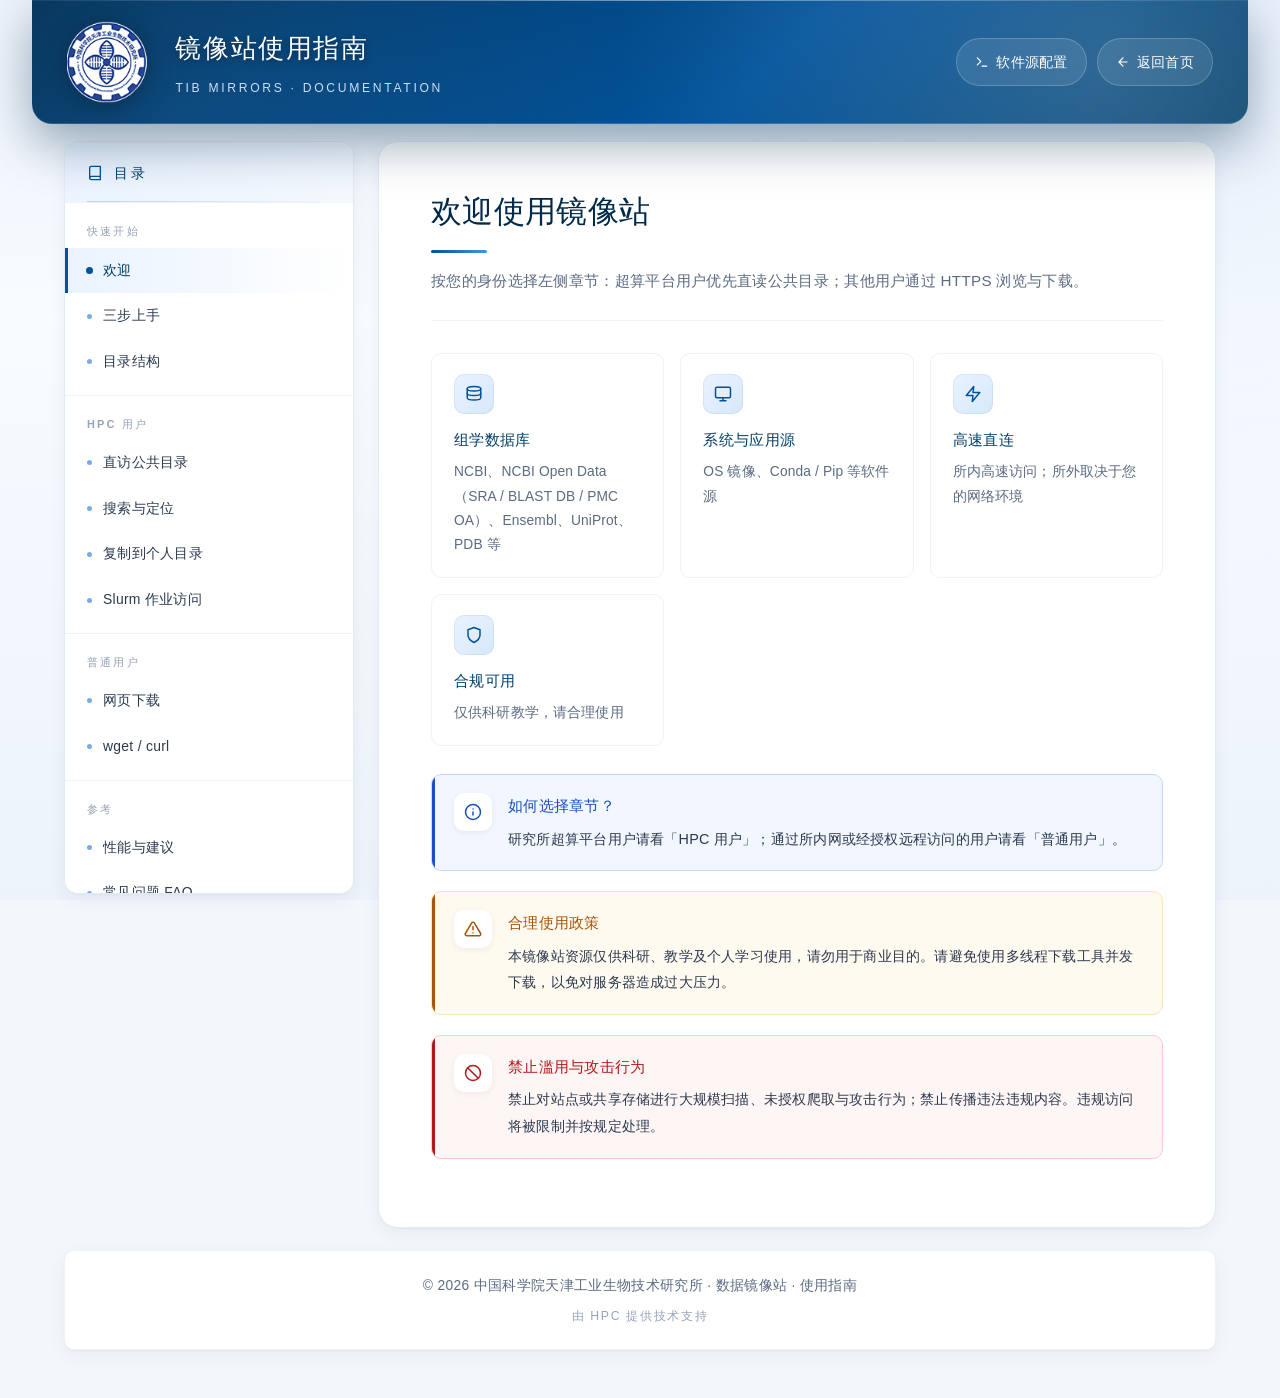
<file: doc.html>
<!DOCTYPE html>
<html lang="zh-CN">
<head>
  <meta charset="UTF-8" />
  <meta name="viewport" content="width=device-width, initial-scale=1" />
  <title>使用指南 · 中国科学院天津工业生物技术研究所数据镜像站</title>
  <link rel="stylesheet" href="page-transition.css?v=3" />
  <script>(function(){try{var r=sessionStorage.getItem("pt-nav");if(!r)return;var m=r.charAt(0)==="{"?JSON.parse(r).mode:r;if(m==="1"||m==="veil")document.documentElement.classList.add("pt-boot");}catch(e){}})();</script>
  <style>
    /* 内网镜像站：不用 Google Fonts @import，避免外网不可达拖慢首屏 */
    :root {
      --brand-900: #002a4a;
      --brand-800: #003f6a;
      --brand-700: #00529b;
      --brand-600: #005fb6;
      --brand-500: #1f78d1;
      --brand-400: #4196e6;
      --brand-300: #7aabe8;
      --brand-200: #b8d4f3;
      --brand-100: #eaf3ff;
      --brand-50: #f6fbff;
      --primary-color: var(--brand-700);
      --page-bg: #f3f7fc;
      --surface: #ffffff;
      --surface-soft: #f7faff;
      --surface-2: #fafcff;
      --border: #e2ebf6;
      --border-soft: #eef3fa;
      --text-color: #0c1b2c;
      --text-soft: #2c3a4f;
      --muted: #5b6b82;
      --muted-2: #94a3b8;
      --success: #0f7a3a;
      --success-bg: #f0fdf4;
      --success-border: #bbf7d0;
      --warning: #a8540a;
      --warning-bg: #fffaf0;
      --warning-border: #fde4b8;
      --danger: #b11919;
      --danger-bg: #fef5f5;
      --danger-border: #fecaca;
      --info: #1750c2;
      --info-bg: #f1f6ff;
      --info-border: #c7d9f8;
      --shadow-1: 0 1px 2px rgba(15, 38, 84, 0.04), 0 6px 18px rgba(15, 38, 84, 0.05);
      --shadow-2: 0 2px 4px rgba(15, 38, 84, 0.04), 0 16px 36px rgba(15, 38, 84, 0.08);
      --shadow-3: 0 4px 8px rgba(15, 38, 84, 0.05), 0 24px 60px rgba(15, 38, 84, 0.12);
      --radius-xl: 20px;
      --radius-lg: 14px;
      --radius-md: 10px;
      --radius-sm: 8px;
      --font-sans: "PingFang SC", "Noto Sans SC", "Microsoft YaHei", "Helvetica Neue", "Hiragino Sans GB", "Segoe UI", Arial, sans-serif;
      --font-display: "PingFang SC", "Noto Sans SC", "Microsoft YaHei", "Helvetica Neue", "Hiragino Sans GB", "Segoe UI", Arial, sans-serif;
      --font-mono: "JetBrains Mono", "Fira Code", "SF Mono", "Cascadia Code", Consolas, "Source Code Pro", Monaco, monospace;
    }

    * { margin: 0; padding: 0; box-sizing: border-box; }
    html { scroll-behavior: smooth; }

    body {
      font-family: var(--font-sans);
      font-feature-settings: "tnum" 1, "cv11" 1, "ss01" 1, "kern" 1;
      font-synthesis: none;
      -webkit-font-smoothing: antialiased;
      -moz-osx-font-smoothing: grayscale;
      text-rendering: optimizeLegibility;
      background:
        radial-gradient(1200px 600px at 50% -160px, rgba(31, 120, 209, 0.16), transparent 60%),
        radial-gradient(1000px 600px at 90% 20%, rgba(122, 171, 232, 0.08), transparent 60%),
        linear-gradient(180deg, #edf3fb 0%, #f8fbff 35%, #edf3fb 100%);
      background-attachment: fixed;
      color: var(--text-color);
      padding: 8.8rem 0 3rem 0;
      min-height: 100vh;
      line-height: 1.85;
      font-size: 15px;
      letter-spacing: 0.015em;
    }

    /* ========== Header ========== */
    header {
      position: fixed;
      top: 0;
      left: 50%;
      transform: translateX(-50%);
      width: 95%;
      max-width: 1700px;
      height: 124px;
      background:
        linear-gradient(135deg, var(--brand-900) 0%, var(--brand-700) 60%, var(--brand-800) 100%);
      padding: 0 2.2rem;
      border-radius: 0 0 20px 20px;
      display: flex;
      align-items: center;
      justify-content: space-between;
      gap: 1.4rem;
      box-shadow:
        0 20px 50px rgba(0, 42, 74, 0.40),
        inset 0 -1px 0 rgba(255, 255, 255, 0.16),
        inset 0 1px 0 rgba(255, 255, 255, 0.08);
      z-index: 9999;
      overflow: hidden;
    }

    header::before {
      content: "";
      position: absolute;
      inset: 0;
      background:
        radial-gradient(circle at 88% 50%, rgba(255, 255, 255, 0.18), transparent 45%),
        radial-gradient(circle at 12% 100%, rgba(65, 150, 230, 0.20), transparent 50%);
      pointer-events: none;
    }

    header::after {
      content: "";
      position: absolute;
      top: 0;
      left: 0;
      width: 100%;
      height: 1px;
      background: linear-gradient(90deg, transparent, rgba(255, 255, 255, 0.4), transparent);
      pointer-events: none;
    }

    .header-brand {
      display: flex;
      align-items: center;
      gap: 1.4rem;
      min-width: 0;
      position: relative;
      z-index: 1;
    }

    header img.logo {
      height: 82px;
      width: auto;
      filter: drop-shadow(0 4px 12px rgba(0, 0, 0, 0.30));
    }

    .header-titles { display: flex; flex-direction: column; gap: 4px; min-width: 0; }

    .header-titles h1 {
      color: #fff;
      font-size: 1.65rem;
      font-weight: 700;
      letter-spacing: 0.06em;
      text-shadow: 0 2px 6px rgba(0, 0, 0, 0.4);
      white-space: nowrap;
      font-family: var(--font-display);
    }

    .header-titles .header-sub {
      color: rgba(220, 235, 255, 0.92);
      font-size: 0.76rem;
      font-weight: 500;
      letter-spacing: 0.22em;
      text-transform: uppercase;
      font-family: var(--font-sans);
    }

    .header-nav { display: flex; align-items: center; gap: 10px; position: relative; z-index: 1; }

    .header-nav a {
      display: inline-flex;
      align-items: center;
      gap: 7px;
      padding: 10px 18px;
      font-size: 0.88rem;
      font-weight: 600;
      color: #fff;
      text-decoration: none;
      background: rgba(255, 255, 255, 0.10);
      border: 1px solid rgba(255, 255, 255, 0.20);
      border-radius: 999px;
      transition: all 0.25s cubic-bezier(0.4, 0, 0.2, 1);
      backdrop-filter: blur(8px);
      letter-spacing: 0.02em;
    }

    .header-nav a:hover {
      background: #fff;
      color: var(--brand-800);
      border-color: transparent;
      box-shadow: 0 8px 24px rgba(0, 0, 0, 0.20);
      transform: translateY(-1px);
    }

    .header-nav a svg { width: 14px; height: 14px; }

    .container { width: 95%; max-width: 1700px; margin: 0 auto; padding: 0 2rem; }
    .layout { display: grid; grid-template-columns: 290px 1fr; gap: 24px; align-items: start; }

    /* ========== Sidebar Nav ========== */
    .nav {
      position: sticky;
      top: 8.8rem;
      background: var(--surface);
      border: 1px solid var(--border);
      border-radius: var(--radius-lg);
      box-shadow: var(--shadow-1);
      overflow: hidden;
      max-height: calc(100vh - 9.2rem);
      overflow-y: auto;
    }

    .nav::-webkit-scrollbar { width: 6px; }
    .nav::-webkit-scrollbar-thumb { background: var(--border); border-radius: 3px; }
    .nav::-webkit-scrollbar-track { background: transparent; }

    .nav-header {
      padding: 18px 22px 16px;
      background:
        linear-gradient(135deg, var(--brand-100) 0%, rgba(234, 243, 255, 0.5) 100%);
      border-bottom: 1px solid var(--border-soft);
      display: flex;
      align-items: center;
      gap: 11px;
      position: relative;
    }

    .nav-header::after {
      content: "";
      position: absolute;
      bottom: 0;
      left: 22px;
      right: 22px;
      height: 1px;
      background: linear-gradient(90deg, var(--brand-200), transparent);
    }

    .nav-header svg {
      width: 16px;
      height: 16px;
      color: var(--brand-700);
    }

    .nav-header span {
      font-size: 0.9rem;
      font-weight: 700;
      color: var(--brand-800);
      letter-spacing: 0.18em;
      text-transform: uppercase;
      font-family: var(--font-sans);
    }

    .nav-group { padding: 6px 0 10px; }
    .nav-group + .nav-group { border-top: 1px solid var(--border-soft); }

    .nav-group-title {
      padding: 12px 22px 6px;
      font-size: 0.68rem;
      font-weight: 700;
      letter-spacing: 0.2em;
      color: var(--muted-2);
      text-transform: uppercase;
      font-family: var(--font-sans);
    }

    .nav a {
      display: flex;
      align-items: center;
      gap: 11px;
      padding: 10px 22px 10px 19px;
      color: var(--text-soft);
      text-decoration: none;
      font-size: 0.87rem;
      font-weight: 500;
      border-left: 3px solid transparent;
      transition: all 0.2s cubic-bezier(0.4, 0, 0.2, 1);
      position: relative;
      letter-spacing: 0.02em;
    }

    .nav a .dot {
      width: 5px;
      height: 5px;
      border-radius: 50%;
      background: var(--brand-300);
      flex-shrink: 0;
      transition: all 0.2s ease;
    }

    .nav a:hover {
      background: var(--surface-soft);
      color: var(--brand-700);
      border-left-color: var(--brand-300);
    }

    .nav a:hover .dot { background: var(--brand-500); transform: scale(1.3); }

    .nav a.active {
      background: linear-gradient(90deg, var(--brand-100) 0%, transparent 100%);
      color: var(--brand-800);
      font-weight: 700;
      border-left-color: var(--brand-700);
    }

    .nav a.active .dot { background: var(--brand-700); transform: scale(1.4); }

    /* ========== Content ========== */
    .content {
      background: var(--surface);
      border: 1px solid var(--border);
      border-radius: var(--radius-xl);
      box-shadow: var(--shadow-1);
      padding: 48px 52px;
      min-height: 600px;
      position: relative;
    }

    .section { display: none; animation: fadeIn 0.4s cubic-bezier(0.4, 0, 0.2, 1); }
    .section.active { display: block; }

    @keyframes fadeIn {
      from { opacity: 0; transform: translateY(8px); }
      to { opacity: 1; transform: translateY(0); }
    }

    .section a {
      color: var(--brand-700);
      text-decoration: none;
      font-weight: 600;
      border-bottom: 1px solid rgba(0, 95, 182, 0.25);
      transition: color 0.2s ease, border-color 0.2s ease;
    }
    .section a:hover {
      color: var(--brand-900);
      border-bottom-color: var(--brand-700);
    }

    /* ========== Headings ========== */
    .section h1 {
      font-size: 1.95rem;
      font-weight: 700;
      color: var(--brand-900);
      margin-bottom: 14px;
      letter-spacing: 0.01em;
      font-family: var(--font-display);
      position: relative;
      padding-bottom: 20px;
      line-height: 1.4;
    }

    .section h1::after {
      content: "";
      position: absolute;
      bottom: 0;
      left: 0;
      width: 56px;
      height: 3px;
      background: linear-gradient(90deg, var(--brand-700), var(--brand-400));
      border-radius: 2px;
    }

    .section .lead {
      font-size: 0.95rem;
      color: var(--muted);
      margin-bottom: 32px;
      padding-bottom: 24px;
      border-bottom: 1px solid var(--border-soft);
      line-height: 1.9;
      letter-spacing: 0.02em;
      max-width: 820px;
    }

    .section h2 {
      font-size: 1.12rem;
      font-weight: 700;
      color: var(--brand-800);
      margin: 38px 0 14px;
      padding-left: 16px;
      border-left: 4px solid var(--brand-500);
      display: flex;
      align-items: center;
      gap: 10px;
      font-family: var(--font-display);
      letter-spacing: 0.015em;
      line-height: 1.5;
    }

    .section h2 .h-num {
      display: inline-flex;
      align-items: center;
      justify-content: center;
      min-width: 24px;
      height: 24px;
      padding: 0 9px;
      background: linear-gradient(135deg, var(--brand-700), var(--brand-500));
      color: #fff;
      font-size: 0.72rem;
      font-weight: 700;
      border-radius: 6px;
      font-family: var(--font-sans);
      box-shadow: 0 2px 6px rgba(31, 120, 209, 0.30);
      letter-spacing: 0.02em;
    }

    .section h3 {
      font-size: 0.98rem;
      font-weight: 600;
      color: var(--brand-700);
      margin: 24px 0 10px;
      font-family: var(--font-display);
      letter-spacing: 0.02em;
      line-height: 1.5;
    }

    .section p {
      color: var(--text-soft);
      margin-bottom: 14px;
      font-size: 0.94rem;
      line-height: 1.95;
      letter-spacing: 0.015em;
    }

    .section ul, .section ol { padding-left: 26px; margin-bottom: 18px; }
    .section li {
      margin-bottom: 8px;
      color: var(--text-soft);
      font-size: 0.94rem;
      line-height: 1.95;
      padding-left: 4px;
      letter-spacing: 0.015em;
    }
    .section li::marker { color: var(--brand-500); font-weight: 700; }
    .section li strong { color: var(--brand-800); font-weight: 700; }
    .section p code, .section li code {
      background: var(--brand-100);
      color: var(--brand-700);
      padding: 2px 8px;
      border-radius: 5px;
      font-size: 0.85rem;
      font-family: var(--font-mono);
      border: 1px solid rgba(0, 95, 182, 0.12);
      letter-spacing: 0;
      font-weight: 500;
    }

    /* ========== Callouts ========== */
    .callout {
      display: flex;
      gap: 16px;
      padding: 18px 22px;
      border-radius: var(--radius-md);
      border: 1px solid transparent;
      margin: 20px 0;
      position: relative;
      overflow: hidden;
    }

    .callout::before {
      content: "";
      position: absolute;
      top: 0;
      left: 0;
      width: 3px;
      height: 100%;
    }

    .callout-icon {
      flex-shrink: 0;
      width: 38px;
      height: 38px;
      display: inline-flex;
      align-items: center;
      justify-content: center;
      border-radius: 10px;
      box-shadow: 0 2px 6px rgba(0, 0, 0, 0.06);
    }

    .callout-icon svg { width: 18px; height: 18px; }
    .callout-body { flex: 1; min-width: 0; }
    .callout-body strong {
      display: block;
      margin-bottom: 5px;
      font-size: 0.93rem;
      font-weight: 700;
      letter-spacing: 0.02em;
    }
    .callout-body p {
      margin: 0;
      font-size: 0.9rem;
      line-height: 1.85;
      letter-spacing: 0.015em;
    }

    .callout.tip { background: var(--info-bg); border-color: var(--info-border); }
    .callout.tip::before { background: var(--info); }
    .callout.tip .callout-icon { background: #fff; color: var(--info); }
    .callout.tip strong { color: var(--info); }

    .callout.warn { background: var(--warning-bg); border-color: var(--warning-border); }
    .callout.warn::before { background: var(--warning); }
    .callout.warn .callout-icon { background: #fff; color: var(--warning); }
    .callout.warn strong { color: var(--warning); }

    .callout.danger { background: var(--danger-bg); border-color: var(--danger-border); }
    .callout.danger::before { background: var(--danger); }
    .callout.danger .callout-icon { background: #fff; color: var(--danger); }
    .callout.danger strong { color: var(--danger); }

    .callout.success { background: var(--success-bg); border-color: var(--success-border); }
    .callout.success::before { background: var(--success); }
    .callout.success .callout-icon { background: #fff; color: var(--success); }
    .callout.success strong { color: var(--success); }

    /* ========== Code Block ========== */
    .code-block {
      position: relative;
      margin: 20px 0 24px;
      background: linear-gradient(180deg, #ffffff 0%, #f7faff 100%);
      color: #1e293b;
      border-radius: 12px;
      padding: 38px 24px 22px;
      overflow-x: auto;
      font-family: "JetBrains Mono", "Fira Code", "SF Mono", "Cascadia Code", "Source Code Pro", "Consolas", "Menlo", monospace;
      font-size: 0.86rem;
      line-height: 1.9;
      font-feature-settings: "calt" 0, "liga" 0;
      box-shadow:
        0 1px 2px rgba(15, 38, 84, 0.04),
        0 8px 24px rgba(15, 38, 84, 0.06);
      border: 1px solid var(--border);
    }

    /* Mac 风格窗口按钮 */
    .code-block::before {
      content: "";
      position: absolute;
      top: 14px;
      left: 18px;
      width: 12px;
      height: 12px;
      border-radius: 50%;
      background: #ff5f57;
      box-shadow:
        20px 0 0 #febc2e,
        40px 0 0 #28c840;
    }

    .code-block .lang {
      position: absolute;
      top: 14px;
      right: 18px;
      font-size: 0.7rem;
      font-weight: 600;
      color: var(--brand-700);
      letter-spacing: 0.18em;
      text-transform: uppercase;
      padding: 2px 12px;
      background: var(--brand-50);
      border: 1px solid var(--brand-200);
      border-radius: 999px;
      font-family: var(--font-sans);
      line-height: 1.5;
    }

    .code-block code {
      display: block;
      white-space: pre;
      color: #1e293b;
      letter-spacing: 0;
    }

    .code-block .c-comment { color: #94a3b8; font-style: italic; }
    .code-block .c-cmd { color: var(--brand-700); font-weight: 600; }
    .code-block .c-flag { color: #b45309; font-weight: 500; }
    .code-block .c-str { color: #0f7a3a; }
    .code-block .c-path { color: #7c3aed; font-weight: 500; }
    .code-block .c-tree { color: #475569; }
    .code-block .c-dir { color: var(--brand-600); font-weight: 500; }

    /* 代码块滚动条 */
    .code-block::-webkit-scrollbar { height: 8px; }
    .code-block::-webkit-scrollbar-track { background: transparent; }
    .code-block::-webkit-scrollbar-thumb {
      background: var(--border);
      border-radius: 4px;
    }
    .code-block::-webkit-scrollbar-thumb:hover { background: var(--brand-200); }

    /* ========== Feature Grid ========== */
    .feature-grid {
      display: grid;
      grid-template-columns: repeat(auto-fit, minmax(230px, 1fr));
      gap: 16px;
      margin: 24px 0 28px;
    }

    .feature-card {
      padding: 20px 22px;
      background: var(--surface);
      border: 1px solid var(--border-soft);
      border-radius: var(--radius-md);
      transition: all 0.3s cubic-bezier(0.4, 0, 0.2, 1);
      position: relative;
      overflow: hidden;
    }

    .feature-card::before {
      content: "";
      position: absolute;
      top: 0;
      left: 0;
      right: 0;
      height: 2px;
      background: linear-gradient(90deg, var(--brand-400), var(--brand-700));
      transform: scaleX(0);
      transform-origin: left;
      transition: transform 0.3s ease;
    }

    .feature-card:hover {
      transform: translateY(-3px);
      border-color: var(--brand-200);
      box-shadow: 0 16px 32px rgba(0, 95, 182, 0.10);
    }

    .feature-card:hover::before { transform: scaleX(1); }

    .feature-card .feat-icon {
      display: inline-flex;
      align-items: center;
      justify-content: center;
      width: 40px;
      height: 40px;
      border-radius: 10px;
      background: linear-gradient(135deg, var(--brand-100), #d6e8fb);
      color: var(--brand-700);
      margin-bottom: 12px;
      box-shadow: inset 0 0 0 1px rgba(0, 95, 182, 0.08);
    }

    .feature-card .feat-icon svg { width: 18px; height: 18px; }

    .feature-card h4 {
      font-size: 0.95rem;
      font-weight: 700;
      color: var(--brand-800);
      margin-bottom: 6px;
      letter-spacing: 0.02em;
      font-family: var(--font-display);
    }

    .feature-card p {
      font-size: 0.86rem;
      color: var(--muted);
      margin: 0;
      line-height: 1.75;
      letter-spacing: 0.01em;
    }

    /* ========== Param Table ========== */
    .param-table {
      width: 100%;
      border-collapse: separate;
      border-spacing: 0;
      margin: 16px 0 22px;
      font-size: 0.9rem;
      background: var(--surface);
      border: 1px solid var(--border-soft);
      border-radius: var(--radius-md);
      overflow: hidden;
    }

    .param-table thead { background: linear-gradient(180deg, #f4f9ff, #eaf3ff); }

    .param-table th {
      padding: 13px 16px;
      text-align: left;
      font-size: 0.8rem;
      font-weight: 700;
      color: var(--brand-800);
      border-bottom: 1px solid var(--border);
      letter-spacing: 0.06em;
      text-transform: uppercase;
      font-family: var(--font-sans);
    }

    .param-table td {
      padding: 13px 16px;
      border-bottom: 1px solid var(--border-soft);
      color: var(--text-soft);
      vertical-align: top;
      line-height: 1.8;
      letter-spacing: 0.01em;
    }

    .param-table tr:last-child td { border-bottom: none; }
    .param-table tr:hover td { background: var(--surface-soft); }

    .param-table code {
      background: var(--brand-100);
      color: var(--brand-700);
      padding: 2px 8px;
      border-radius: 5px;
      font-size: 0.82rem;
      font-family: var(--font-mono);
      border: 1px solid rgba(0, 95, 182, 0.10);
      font-weight: 500;
    }

    /* ========== FAQ ========== */
    .faq-item {
      margin-bottom: 12px;
      border: 1px solid var(--border-soft);
      border-radius: var(--radius-md);
      overflow: hidden;
      background: var(--surface);
      transition: border-color 0.2s ease;
    }

    .faq-item:hover { border-color: var(--brand-200); }
    .faq-item.open { border-color: var(--brand-300); box-shadow: var(--shadow-1); }

    .faq-q {
      padding: 17px 22px;
      font-weight: 600;
      color: var(--brand-800);
      cursor: pointer;
      display: flex;
      align-items: center;
      justify-content: space-between;
      gap: 12px;
      background: var(--surface-soft);
      transition: background 0.2s ease;
      font-size: 0.93rem;
      letter-spacing: 0.015em;
      line-height: 1.6;
    }

    .faq-q:hover { background: var(--brand-50); }

    .faq-q::after {
      content: "+";
      color: var(--brand-500);
      font-size: 1.25rem;
      font-weight: 400;
      width: 22px;
      height: 22px;
      display: inline-flex;
      align-items: center;
      justify-content: center;
      background: var(--surface);
      border: 1px solid var(--border);
      border-radius: 6px;
      transition: all 0.2s ease;
      flex-shrink: 0;
    }

    .faq-item.open .faq-q::after {
      content: "−";
      color: #fff;
      background: var(--brand-700);
      border-color: var(--brand-700);
    }

    .faq-a {
      max-height: 0;
      overflow: hidden;
      transition: max-height 0.35s cubic-bezier(0.4, 0, 0.2, 1), padding 0.3s ease;
      padding: 0 22px;
    }

    .faq-item.open .faq-a {
      max-height: 800px;
      padding: 18px 22px;
      border-top: 1px solid var(--border-soft);
    }

    .faq-a p {
      margin-bottom: 9px;
      font-size: 0.9rem;
      line-height: 1.9;
      letter-spacing: 0.015em;
    }

    .faq-a p:last-child { margin-bottom: 0; }

    /* ========== Footer ========== */
    .doc-footer {
      max-width: 1700px;
      margin: 1.4rem auto 0;
      padding: 22px 28px;
      background: var(--surface);
      border: 1px solid var(--border-soft);
      border-radius: var(--radius-md);
      box-shadow: var(--shadow-1);
      text-align: center;
    }

    .doc-footer p {
      color: var(--muted);
      font-size: 0.86rem;
      letter-spacing: 0.025em;
    }

    .doc-footer .footer-tech {
      margin-top: 6px;
      color: var(--muted-2);
      font-size: 0.76rem;
      letter-spacing: 0.14em;
    }

    /* ========== Responsive ========== */
    @media (max-width: 1024px) {
      .layout { grid-template-columns: 240px 1fr; }
      .container { padding: 0 1rem; }
      header { height: 108px; padding: 0 1.25rem; }
      header img.logo { height: 68px; }
      .header-titles h1 { font-size: 1.4rem; }
      .content { padding: 36px 32px; }
    }

    @media (max-width: 768px) {
      body { padding: 7.8rem 0 2rem; }
      header { width: 100%; left: 0; transform: none; border-radius: 0 0 20px 20px; }
      .header-titles h1 { font-size: 1.15rem; }
      .header-titles .header-sub { font-size: 0.7rem; }
      .layout { grid-template-columns: 1fr; }
      .nav { position: relative; top: 0; max-height: none; }
      .content { padding: 24px 20px; }
      .section h1 { font-size: 1.6rem; }
    }
  </style>
</head>
<body>
  <header>
    <div class="header-brand">
      <img src="logo.png" alt="中科院Logo" class="logo" />
      <div class="header-titles">
        <h1>镜像站使用指南</h1>
        <span class="header-sub">TIB Mirrors · Documentation</span>
      </div>
    </div>
    <nav class="header-nav">
      <a href="soft.html" title="Conda / PyPI 软件源配置方法">
        <svg viewBox="0 0 24 24" fill="none" stroke="currentColor" stroke-width="2" stroke-linecap="round" stroke-linejoin="round">
          <path d="M4 17l6-6-6-6"></path>
          <path d="M12 19h8"></path>
        </svg>
        软件源配置
      </a>
      <a href="index.html">
        <svg viewBox="0 0 24 24" fill="none" stroke="currentColor" stroke-width="2" stroke-linecap="round" stroke-linejoin="round">
          <path d="M19 12H5M12 19l-7-7 7-7"></path>
        </svg>
        返回首页
      </a>
    </nav>
  </header>

  <div class="container">
    <div class="layout">
      <nav class="nav" aria-label="使用指南目录">
        <div class="nav-header">
          <svg viewBox="0 0 24 24" fill="none" stroke="currentColor" stroke-width="2" stroke-linecap="round" stroke-linejoin="round">
            <path d="M4 19.5A2.5 2.5 0 0 1 6.5 17H20"></path>
            <path d="M6.5 2H20v20H6.5A2.5 2.5 0 0 1 4 19.5v-15A2.5 2.5 0 0 1 6.5 2z"></path>
          </svg>
          <span>目录</span>
        </div>

        <div class="nav-group">
          <div class="nav-group-title">快速开始</div>
          <a href="#" data-target="welcome" class="active"><span class="dot"></span>欢迎</a>
          <a href="#" data-target="quickstart"><span class="dot"></span>三步上手</a>
          <a href="#" data-target="tree"><span class="dot"></span>目录结构</a>
        </div>

        <div class="nav-group">
          <div class="nav-group-title">HPC 用户</div>
          <a href="#" data-target="hpc-direct"><span class="dot"></span>直访公共目录</a>
          <a href="#" data-target="hpc-search"><span class="dot"></span>搜索与定位</a>
          <a href="#" data-target="hpc-copy"><span class="dot"></span>复制到个人目录</a>
          <a href="#" data-target="hpc-slurm"><span class="dot"></span>Slurm 作业访问</a>
        </div>

        <div class="nav-group">
          <div class="nav-group-title">普通用户</div>
          <a href="#" data-target="web-download"><span class="dot"></span>网页下载</a>
          <a href="#" data-target="wget"><span class="dot"></span>wget / curl</a>
        </div>

        <div class="nav-group">
          <div class="nav-group-title">参考</div>
          <a href="#" data-target="best-practice"><span class="dot"></span>性能与建议</a>
          <a href="#" data-target="faq"><span class="dot"></span>常见问题 FAQ</a>
          <a href="#" data-target="contact"><span class="dot"></span>联系方式</a>
        </div>
      </nav>

      <main class="content">
        <section class="section active" id="welcome">
          <h1>欢迎使用镜像站</h1>
          <p class="lead">按您的身份选择左侧章节：超算平台用户优先直读公共目录；其他用户通过 HTTPS 浏览与下载。</p>

          <div class="feature-grid">
            <div class="feature-card">
              <div class="feat-icon">
                <svg viewBox="0 0 24 24" fill="none" stroke="currentColor" stroke-width="2" stroke-linecap="round" stroke-linejoin="round">
                  <ellipse cx="12" cy="5" rx="9" ry="3"></ellipse>
                  <path d="M3 5v6c0 1.7 4 3 9 3s9-1.3 9-3V5"></path>
                  <path d="M3 11v6c0 1.7 4 3 9 3s9-1.3 9-3v-6"></path>
                </svg>
              </div>
              <h4>组学数据库</h4>
              <p>NCBI、NCBI Open Data（SRA / BLAST DB / PMC OA）、Ensembl、UniProt、PDB 等</p>
            </div>
            <div class="feature-card">
              <div class="feat-icon">
                <svg viewBox="0 0 24 24" fill="none" stroke="currentColor" stroke-width="2" stroke-linecap="round" stroke-linejoin="round">
                  <rect x="2" y="3" width="20" height="14" rx="2" ry="2"></rect>
                  <path d="M8 21h8M12 17v4"></path>
                </svg>
              </div>
              <h4>系统与应用源</h4>
              <p>OS 镜像、Conda / Pip 等软件源</p>
            </div>
            <div class="feature-card">
              <div class="feat-icon">
                <svg viewBox="0 0 24 24" fill="none" stroke="currentColor" stroke-width="2" stroke-linecap="round" stroke-linejoin="round">
                  <path d="M13 2L3 14h9l-1 8 10-12h-9l1-8z"></path>
                </svg>
              </div>
              <h4>高速直连</h4>
              <p>所内高速访问；所外取决于您的网络环境</p>
            </div>
            <div class="feature-card">
              <div class="feat-icon">
                <svg viewBox="0 0 24 24" fill="none" stroke="currentColor" stroke-width="2" stroke-linecap="round" stroke-linejoin="round">
                  <path d="M12 22s8-4 8-10V5l-8-3-8 3v7c0 6 8 10 8 10z"></path>
                </svg>
              </div>
              <h4>合规可用</h4>
              <p>仅供科研教学，请合理使用</p>
            </div>
          </div>

          <div class="callout tip">
            <div class="callout-icon">
              <svg viewBox="0 0 24 24" fill="none" stroke="currentColor" stroke-width="2" stroke-linecap="round" stroke-linejoin="round">
                <circle cx="12" cy="12" r="10"></circle>
                <path d="M12 16v-4M12 8h.01"></path>
              </svg>
            </div>
            <div class="callout-body">
              <strong>如何选择章节？</strong>
              <p>研究所超算平台用户请看「HPC 用户」；通过所内网或经授权远程访问的用户请看「普通用户」。</p>
            </div>
          </div>

          <div class="callout warn">
            <div class="callout-icon">
              <svg viewBox="0 0 24 24" fill="none" stroke="currentColor" stroke-width="2" stroke-linecap="round" stroke-linejoin="round">
                <path d="M10.29 3.86L1.82 18a2 2 0 0 0 1.71 3h16.94a2 2 0 0 0 1.71-3L13.71 3.86a2 2 0 0 0-3.42 0z"></path>
                <path d="M12 9v4M12 17h.01"></path>
              </svg>
            </div>
            <div class="callout-body">
              <strong>合理使用政策</strong>
              <p>本镜像站资源仅供科研、教学及个人学习使用，请勿用于商业目的。请避免使用多线程下载工具并发下载，以免对服务器造成过大压力。</p>
            </div>
          </div>

          <div class="callout danger">
            <div class="callout-icon">
              <svg viewBox="0 0 24 24" fill="none" stroke="currentColor" stroke-width="2" stroke-linecap="round" stroke-linejoin="round">
                <circle cx="12" cy="12" r="10"></circle>
                <path d="M4.93 4.93l14.14 14.14"></path>
              </svg>
            </div>
            <div class="callout-body">
              <strong>禁止滥用与攻击行为</strong>
              <p>禁止对站点或共享存储进行大规模扫描、未授权爬取与攻击行为；禁止传播违法违规内容。违规访问将被限制并按规定处理。</p>
            </div>
          </div>
        </section>

        <section class="section" id="quickstart">
          <h1>三步上手</h1>
          <p class="lead">无论您是哪种用户，整体流程都可以归纳为以下三步。</p>

          <h2><span class="h-num">1</span>确认您的身份与访问路径</h2>
          <p>HPC 用户优先直连公共目录；其他用户通过 HTTPS 下载：</p>
          <div class="code-block">
            <span class="lang">shell</span>
            <code><span class="c-comment"># HPC 用户（推荐）</span>
<span class="c-cmd">cd</span> /hpcfs/fpublic/database/         <span class="c-comment"># 只读公共目录，无需下载</span>

<span class="c-comment"># 网页 / HTTPS 用户</span>
<span class="c-cmd">wget</span> <span class="c-flag">-c</span> <span class="c-str">"https://mirrors.tibhpc.net/&lt;path&gt;"</span>  <span class="c-comment"># HTTPS 断点续传</span></code>
          </div>

          <h2><span class="h-num">2</span>找到您需要的资源</h2>
          <p>两种方式都可以：</p>
          <ul>
            <li>在首页的「数据库镜像源 / 系统与应用源」表格里直接定位</li>
            <li>命令行用 <code>find</code> 或 <code>ls</code> 在公共目录里查找</li>
          </ul>
          <div class="code-block">
            <span class="lang">shell</span>
            <code><span class="c-cmd">ls</span> /hpcfs/fpublic/database/                 <span class="c-comment"># 列出镜像源目录</span>
<span class="c-cmd">find</span> /hpcfs/fpublic/database/ncbi <span class="c-flag">-name</span> <span class="c-str">"*.fna"</span> | <span class="c-cmd">head</span>  <span class="c-comment"># 在单个源内查找</span></code>
          </div>

          <h2><span class="h-num">3</span>取用数据</h2>
          <ul>
            <li><strong>HPC 用户</strong>：直接在公共目录中分析，或 <code>cp</code> 到个人目录</li>
            <li><strong>网页用户</strong>：使用 <code>wget -c</code> 经 HTTPS 下载到本地，支持断点续传</li>
          </ul>
        </section>

        <section class="section" id="tree">
          <h1>公共目录结构</h1>
          <p class="lead">数据库镜像位于只读公共目录。完整清单以首页为准；超算环境中可用 <code>ls</code> 查看本地挂载路径。</p>
          <div class="code-block">
            <span class="lang">tree</span>
            <code><span class="c-path">/hpcfs/fpublic/database</span>          <span class="c-comment"># 只读</span>
├── <span class="c-dir">ncbi</span>/ …                 <span class="c-comment"># FTP 全站</span>
├── <span class="c-dir">ncbi-opendata</span>/ …       <span class="c-comment"># AWS：SRA / BLAST DB / PMC OA</span>
├── <span class="c-dir">ensembl</span>/ …
├── <span class="c-dir">uniprot</span>/ …
├── <span class="c-dir">pdb-redo</span>/ …
└── …                              <span class="c-comment"># 更多条目见首页</span></code>
          </div>
          <div class="callout tip">
            <div class="callout-icon">
              <svg viewBox="0 0 24 24" fill="none" stroke="currentColor" stroke-width="2" stroke-linecap="round" stroke-linejoin="round">
                <circle cx="12" cy="12" r="10"></circle>
                <path d="M12 16v-4M12 8h.01"></path>
              </svg>
            </div>
            <div class="callout-body">
              <strong>目录会随同步更新</strong>
              <p>请以首页列表或 <code>ls /hpcfs/fpublic/database</code> 的实时结果为准，勿依赖本文示例穷举。</p>
            </div>
          </div>
        </section>

        <section class="section" id="hpc-direct">
          <h1>直访公共目录（HPC 用户）</h1>
          <p class="lead">最推荐的方式——不占用个人存储，数据始终保持最新。</p>

          <h2><span class="h-num">1</span>进入公共目录</h2>
          <div class="code-block">
            <span class="lang">shell</span>
            <code><span class="c-cmd">cd</span> /hpcfs/fpublic/database
<span class="c-cmd">ls</span>                              <span class="c-comment"># 查看所有可用镜像源</span>
<span class="c-cmd">cd</span> ncbi                        <span class="c-comment"># 进入 NCBI 数据目录</span></code>
          </div>

          <h2><span class="h-num">2</span>查看目录占用</h2>
          <p>统计某个镜像源占用空间：</p>
          <div class="code-block">
            <span class="lang">shell</span>
            <code><span class="c-cmd">du</span> <span class="c-flag">-sh</span> /hpcfs/fpublic/database/ncbi        <span class="c-comment"># 仅查单个子目录</span></code>
          </div>
          <div class="callout warn">
            <div class="callout-icon">
              <svg viewBox="0 0 24 24" fill="none" stroke="currentColor" stroke-width="2" stroke-linecap="round" stroke-linejoin="round">
                <path d="M10.29 3.86L1.82 18a2 2 0 0 0 1.71 3h16.94a2 2 0 0 0 1.71-3L13.71 3.86a2 2 0 0 0-3.42 0z"></path>
                <path d="M12 9v4M12 17h.01"></path>
              </svg>
            </div>
            <div class="callout-body">
              <strong>请勿对整库盲目 du</strong>
              <p>对超大目录做 <code>du</code> / 全树 <code>find</code> 会长时间占用共享存储 IO。容量信息优先看首页表格；确需统计时请限定到具体子目录。</p>
            </div>
          </div>

          <div class="callout success">
            <div class="callout-icon">
              <svg viewBox="0 0 24 24" fill="none" stroke="currentColor" stroke-width="2" stroke-linecap="round" stroke-linejoin="round">
                <path d="M20 6L9 17l-5-5"></path>
              </svg>
            </div>
            <div class="callout-body">
              <strong>推荐做法</strong>
              <p>直接在公共目录跑分析（用 <code>--input</code> 等参数指向公共路径），可显著节省个人家目录的存储配额和 IO 等待时间。</p>
            </div>
          </div>
        </section>

        <section class="section" id="hpc-search">
          <h1>搜索与定位（HPC 用户）</h1>
          <p class="lead">目录层级较深时，命令行工具可以快速定位文件。</p>

          <h2><span class="h-num">1</span>按文件名查找</h2>
          <div class="code-block">
            <span class="lang">shell</span>
            <code><span class="c-cmd">find</span> /hpcfs/fpublic/database/ncbi <span class="c-flag">-name</span> <span class="c-str">"*.fna"</span> | <span class="c-cmd">head</span>      <span class="c-comment"># 在 ncbi 下找序列</span>
<span class="c-cmd">find</span> /hpcfs/fpublic/database/ncbi <span class="c-flag">-iname</span> <span class="c-str">"*pdb*"</span> | <span class="c-cmd">head</span>   <span class="c-comment"># 限定子目录查找</span>
<span class="c-cmd">find</span> /hpcfs/fpublic/database/kegg <span class="c-flag">-maxdepth</span> 2 <span class="c-flag">-type</span> f | <span class="c-cmd">wc</span> <span class="c-flag">-l</span>  <span class="c-comment"># 浅层统计</span></code>
          </div>

          <h2><span class="h-num">2</span>按文件大小查找</h2>
          <div class="code-block">
            <span class="lang">shell</span>
            <code><span class="c-cmd">find</span> /hpcfs/fpublic/database/ncbi <span class="c-flag">-type</span> f <span class="c-flag">-size</span> +1G | <span class="c-cmd">head</span>   <span class="c-comment"># 限定到单个源</span>
<span class="c-cmd">find</span> /hpcfs/fpublic/database/ncbi <span class="c-flag">-type</span> f <span class="c-flag">-size</span> +100M <span class="c-flag">-size</span> -1G | <span class="c-cmd">head</span></code>
          </div>

          <h2><span class="h-num">3</span>按修改时间查找</h2>
          <div class="code-block">
            <span class="lang">shell</span>
            <code><span class="c-cmd">find</span> /hpcfs/fpublic/database/ncbi <span class="c-flag">-type</span> f <span class="c-flag">-mtime</span> <span class="c-flag">-7</span> | <span class="c-cmd">head</span>  <span class="c-comment"># 近 7 天更新</span></code>
          </div>

          <h2><span class="h-num">4</span>搜索建议</h2>
          <p>优先用 <code>find</code> 限定路径与文件名模式；避免对整库做无过滤的全量扫描。</p>
        </section>

        <section class="section" id="hpc-copy">
          <h1>复制到个人目录（HPC 用户）</h1>
          <p class="lead">如果分析脚本必须使用本地路径，或需要长期保留某个快照，可将公共目录的数据复制到个人家目录。</p>

          <h2><span class="h-num">1</span>单文件复制</h2>
          <div class="code-block">
            <span class="lang">shell</span>
            <code><span class="c-cmd">cp</span> /hpcfs/fpublic/database/ncbi/file.txt /hpcfs/fhome/yourname/</code>
          </div>

          <h2><span class="h-num">2</span>整个目录复制</h2>
          <div class="code-block">
            <span class="lang">shell</span>
            <code><span class="c-cmd">cp</span> <span class="c-flag">-r</span> /hpcfs/fpublic/database/ncbi/ /hpcfs/fhome/yourname/ncbi_copy/</code>
          </div>

          <div class="callout warn">
            <div class="callout-icon">
              <svg viewBox="0 0 24 24" fill="none" stroke="currentColor" stroke-width="2" stroke-linecap="round" stroke-linejoin="round">
                <path d="M10.29 3.86L1.82 18a2 2 0 0 0 1.71 3h16.94a2 2 0 0 0 1.71-3L13.71 3.86a2 2 0 0 0-3.42 0z"></path>
                <path d="M12 9v4M12 17h.01"></path>
              </svg>
            </div>
            <div class="callout-body">
              <strong>注意存储配额</strong>
              <p>请勿整库复制超大镜像到家目录。优先在作业中直接引用公共路径；确需副本时只拷贝所需子集。</p>
            </div>
          </div>
        </section>

        <section class="section" id="hpc-slurm">
          <h1>Slurm 作业访问（HPC 用户）</h1>
          <p class="lead">在超算平台上，所有数据访问都应该通过作业调度系统，避免在登录节点执行重活。</p>

          <h2><span class="h-num">1</span>提交批处理作业</h2>
          <p>编写一个简单的作业脚本 <code>run.sh</code>：</p>
          <div class="code-block">
            <span class="lang">bash</span>
            <code>#!/bin/bash
#SBATCH <span class="c-flag">--job-name</span>=myrun
#SBATCH <span class="c-flag">--partition</span>=cpu
#SBATCH <span class="c-flag">--nodes</span>=1
#SBATCH <span class="c-flag">--ntasks</span>=1
#SBATCH <span class="c-flag">--cpus-per-task</span>=8
#SBATCH <span class="c-flag">--mem</span>=32G
#SBATCH <span class="c-flag">--time</span>=24:00:00
#SBATCH <span class="c-flag">--output</span>=myrun_%j.log

<span class="c-cmd">cd</span> /hpcfs/fhome/$USER/work
<span class="c-cmd">./my_pipeline</span> <span class="c-flag">--input</span>=/hpcfs/fpublic/database/ncbi/genomes <span class="c-flag">--output</span>=./results</code>
          </div>
          <p>提交作业：</p>
          <div class="code-block">
            <span class="lang">shell</span>
            <code><span class="c-cmd">sbatch</span> run.sh
<span class="c-cmd">squeue</span> <span class="c-flag">-u</span> $USER            <span class="c-comment"># 查看作业状态</span>
<span class="c-cmd">sacct</span> <span class="c-flag">-j</span> &lt;JOBID&gt; <span class="c-flag">--format</span>=JobID,State,Elapsed,MaxRSS  <span class="c-comment"># 历史资源使用</span></code>
          </div>

          <h2><span class="h-num">2</span>交互式调试</h2>
          <p>需要交互式 shell 时申请计算节点：</p>
          <div class="code-block">
            <span class="lang">shell</span>
            <code><span class="c-cmd">salloc</span> <span class="c-flag">--partition</span>=cpu <span class="c-flag">--cpus-per-task</span>=4 <span class="c-flag">--mem</span>=16G <span class="c-flag">--time</span>=02:00:00
<span class="c-cmd">srun</span> <span class="c-flag">--pty</span> <span class="c-cmd">bash</span>           <span class="c-comment"># 在分配到的节点上打开 bash</span></code>
          </div>

          <h2><span class="h-num">3</span>常用 Slurm 命令</h2>
          <table class="param-table">
            <thead>
              <tr><th>命令</th><th>作用</th></tr>
            </thead>
            <tbody>
              <tr><td><code>sinfo</code></td><td>查看分区与节点状态</td></tr>
              <tr><td><code>squeue</code></td><td>查看排队/运行中作业</td></tr>
              <tr><td><code>sbatch &lt;script&gt;</code></td><td>提交批处理作业</td></tr>
              <tr><td><code>scancel &lt;jobid&gt;</code></td><td>取消作业</td></tr>
              <tr><td><code>sacct</code></td><td>查看历史作业与资源</td></tr>
              <tr><td><code>scontrol show job &lt;id&gt;</code></td><td>查看作业详细信息</td></tr>
            </tbody>
          </table>
        </section>

        <section class="section" id="web-download">
          <h1>网页下载（普通用户）</h1>
          <p class="lead">最简单的取用方式——直接通过浏览器打开首页，进入对应数据源页面下载。</p>
          <ol>
            <li>访问 <a href="index.html">镜像站首页</a></li>
            <li>在「数据库镜像源」或「系统与应用源」列表中找到目标</li>
            <li>点击数据源名称即可在浏览器中浏览/下载</li>
          </ol>
          <div class="callout tip">
            <div class="callout-icon">
              <svg viewBox="0 0 24 24" fill="none" stroke="currentColor" stroke-width="2" stroke-linecap="round" stroke-linejoin="round">
                <circle cx="12" cy="12" r="10"></circle>
                <path d="M12 16v-4M12 8h.01"></path>
              </svg>
            </div>
            <div class="callout-body">
              <strong>适用场景</strong>
              <p>下载单个小文件（&lt; 1GB）或临时取用。下载大文件建议改用命令行工具 <code>wget -c</code>，避免浏览器断开。</p>
            </div>
          </div>
        </section>

        <section class="section" id="wget">
          <h1>wget / curl（普通用户）</h1>
          <p class="lead">最常用的命令行下载方式，支持断点续传、限速、批量等高级功能。</p>

          <h2><span class="h-num">1</span>基础用法</h2>
          <div class="code-block">
            <span class="lang">shell</span>
            <code><span class="c-cmd">wget</span> <span class="c-flag">-c</span> <span class="c-str">"https://mirrors.tibhpc.net/&lt;镜像路径&gt;"</span> <span class="c-flag">-O</span> outfile     <span class="c-comment"># wget 断点续传</span>

<span class="c-cmd">curl</span> <span class="c-flag">-L</span> <span class="c-flag">-C</span> - <span class="c-flag">-o</span> outfile <span class="c-str">"https://mirrors.tibhpc.net/&lt;镜像路径&gt;"</span>  <span class="c-comment"># curl 等价写法</span></code>
          </div>

          <h2><span class="h-num">2</span>wget 常用参数</h2>
          <table class="param-table">
            <thead>
              <tr><th>参数</th><th>作用</th></tr>
            </thead>
            <tbody>
              <tr><td><code>-c / --continue</code></td><td>断点续传，恢复中断的下载</td></tr>
              <tr><td><code>-O FILE</code></td><td>指定下载后的文件名</td></tr>
              <tr><td><code>-P DIR</code></td><td>指定文件下载到的目录</td></tr>
              <tr><td><code>-b</code></td><td>后台运行下载进程</td></tr>
              <tr><td><code>-q</code></td><td>静默模式（不输出进度）</td></tr>
              <tr><td><code>-t N</code></td><td>重试次数（0 = 无限）</td></tr>
              <tr><td><code>--limit-rate=100k</code></td><td>限速 100KB/s</td></tr>
              <tr><td><code>-i list.txt</code></td><td>从文件读取 URL 列表批量下载</td></tr>
            </tbody>
          </table>

          <h2><span class="h-num">3</span>批量下载</h2>
          <p>把 URL 列表写入文件 <code>urls.txt</code>，一行一个：</p>
          <div class="code-block">
            <span class="lang">shell</span>
            <code><span class="c-cmd">wget</span> <span class="c-flag">-c</span> <span class="c-flag">-i</span> urls.txt</code>
          </div>
        </section>

        <section class="section" id="best-practice">
          <h1>性能与建议</h1>
          <p class="lead">遵循以下原则可以让您用得更舒心，也减少对镜像站的不必要压力。</p>

          <h2><span class="h-num">1</span>选择合适的并发</h2>
          <ul>
            <li><strong>单文件下载</strong>：<code>wget -c</code> 单连接即可，多连接对 HTTP 镜像收益有限</li>
            <li><strong>批量下载</strong>：建议 ≤ 4 路并发，避免触发站点限速</li>
          </ul>

          <h2><span class="h-num">2</span>HPC 用户优先</h2>
          <p>如果您的使用场景是"读多写少"，请直接访问 <code>/hpcfs/fpublic/database</code>，避免下载冗余副本。</p>
        </section>

        <section class="section" id="faq">
          <h1>常见问题 FAQ</h1>
          <p class="lead">点击展开答案。</p>

          <div class="faq-item">
            <div class="faq-q">本站的下载速度如何？</div>
            <div class="faq-a">
              <p>所内用户：通常可获得较好的下载/直读体验。</p>
              <p>远程用户：速度取决于您的接入网络，请避免过高并发。</p>
            </div>
          </div>

          <div class="faq-item">
            <div class="faq-q">下载文件的 MD5/SHA256 不符怎么办？</div>
            <div class="faq-a">
              <p>如果数据源当前处于"正在同步"状态，部分文件校验值临时不匹配是正常现象。请稍后再试，或在首页表格中查看该数据源的同步状态。</p>
              <p>若长期校验失败，请通过研究所内部支持渠道反馈，并附上数据源名称与文件路径。</p>
            </div>
          </div>

          <div class="faq-item">
            <div class="faq-q">下载提示权限不足或获取数据为 0？</div>
            <div class="faq-a">
              <p>请先确认已接入研究所内网（或经授权的远程访问方式）。</p>
              <p>若仍提示权限不足，请通过内部支持渠道联系运维协助核查。</p>
            </div>
          </div>

          <div class="faq-item">
            <div class="faq-q">镜像的数据是何时同步的？</div>
            <div class="faq-a">
              <p>各镜像按计划定期从上游更新。首页表格中的「上次同步时间」以相对时间展示（如「3 小时前」「2 天前」），鼠标悬停可查看精确时间戳；「下次同步」同样为相对时间（如「5 小时后」）。</p>
              <p>若显示「暂无计划」，表示该源尚未启用定时同步。具体状态以首页表格为准。</p>
            </div>
          </div>

          <div class="faq-item">
            <div class="faq-q">数据能不能用商业用途？</div>
            <div class="faq-a">
              <p>不可以。本镜像站资源仅供科研、教学及个人学习使用，请遵守上游数据库的许可证条款。</p>
            </div>
          </div>

          <div class="faq-item">
            <div class="faq-q">想申请新增镜像源怎么办？</div>
            <div class="faq-a">
              <p>请通过研究所内部支持渠道提出申请，说明数据源名称、公开上游地址、预估体量与用途。是否纳入由运维评估后决定。</p>
            </div>
          </div>
        </section>

        <section class="section" id="contact">
          <h1>联系方式与反馈</h1>
          <p class="lead">资源缺失、同步异常或访问问题时，请走研究所内部支持流程。</p>

          <div class="feature-grid">
            <div class="feature-card">
              <div class="feat-icon">
                <svg viewBox="0 0 24 24" fill="none" stroke="currentColor" stroke-width="2" stroke-linecap="round" stroke-linejoin="round">
                  <path d="M4 4h16c1.1 0 2 .9 2 2v12c0 1.1-.9 2-2 2H4c-1.1 0-2-.9-2-2V6c0-1.1.9-2 2-2z"></path>
                  <path d="M22 6l-10 7L2 6"></path>
                </svg>
              </div>
              <h4>联系方式</h4>
              <p>请通过研究所内部 IT / 超算支持渠道联系镜像站运维。</p>
            </div>
            <div class="feature-card">
              <div class="feat-icon">
                <svg viewBox="0 0 24 24" fill="none" stroke="currentColor" stroke-width="2" stroke-linecap="round" stroke-linejoin="round">
                  <path d="M12 2C8.13 2 5 5.13 5 9c0 5.25 7 13 7 13s7-7.75 7-13c0-3.87-3.13-7-7-7z"></path>
                  <circle cx="12" cy="9" r="2.5"></circle>
                </svg>
              </div>
              <h4>地址</h4>
              <p>中国科学院天津工业生物技术研究所</p>
            </div>
            <div class="feature-card">
              <div class="feat-icon">
                <svg viewBox="0 0 24 24" fill="none" stroke="currentColor" stroke-width="2" stroke-linecap="round" stroke-linejoin="round">
                  <circle cx="12" cy="12" r="10"></circle>
                  <path d="M12 6v6l4 2"></path>
                </svg>
              </div>
              <h4>响应时间</h4>
              <p>工作日 1–2 个工作日内回复</p>
            </div>
          </div>

          <div class="callout tip">
            <div class="callout-icon">
              <svg viewBox="0 0 24 24" fill="none" stroke="currentColor" stroke-width="2" stroke-linecap="round" stroke-linejoin="round">
                <path d="M20 6L9 17l-5-5"></path>
              </svg>
            </div>
            <div class="callout-body">
              <strong>反馈建议</strong>
              <p>发现数据缺失、文档错误或有新需求，欢迎通过内部支持渠道反馈。</p>
            </div>
          </div>
        </section>
      </main>
    </div>

    <div class="doc-footer">
      <p>© 2026 中国科学院天津工业生物技术研究所 · 数据镜像站 · 使用指南</p>
      <p class="footer-tech">由 HPC 提供技术支持</p>
    </div>
  </div>

  <script>
    function setActiveSection(sectionId) {
      document.querySelectorAll('.section').forEach(sec => {
        sec.classList.toggle('active', sec.id === sectionId);
      });
      document.querySelectorAll('.nav a[data-target]').forEach(a => {
        a.classList.toggle('active', a.dataset.target === sectionId);
      });
      // 滚动到内容区顶部
      window.scrollTo({ top: 0, behavior: 'smooth' });
    }

    document.querySelectorAll('.nav a[data-target]').forEach(a => {
      a.addEventListener('click', (e) => {
        e.preventDefault();
        setActiveSection(a.dataset.target);
      });
    });

    // FAQ 折叠
    document.querySelectorAll('.faq-q').forEach(q => {
      q.addEventListener('click', () => {
        q.parentElement.classList.toggle('open');
      });
    });

    // 默认显示欢迎页
    setActiveSection('welcome');
  </script>
  <script src="page-transition.js?v=3" defer></script>
</body>
</html>
</file>
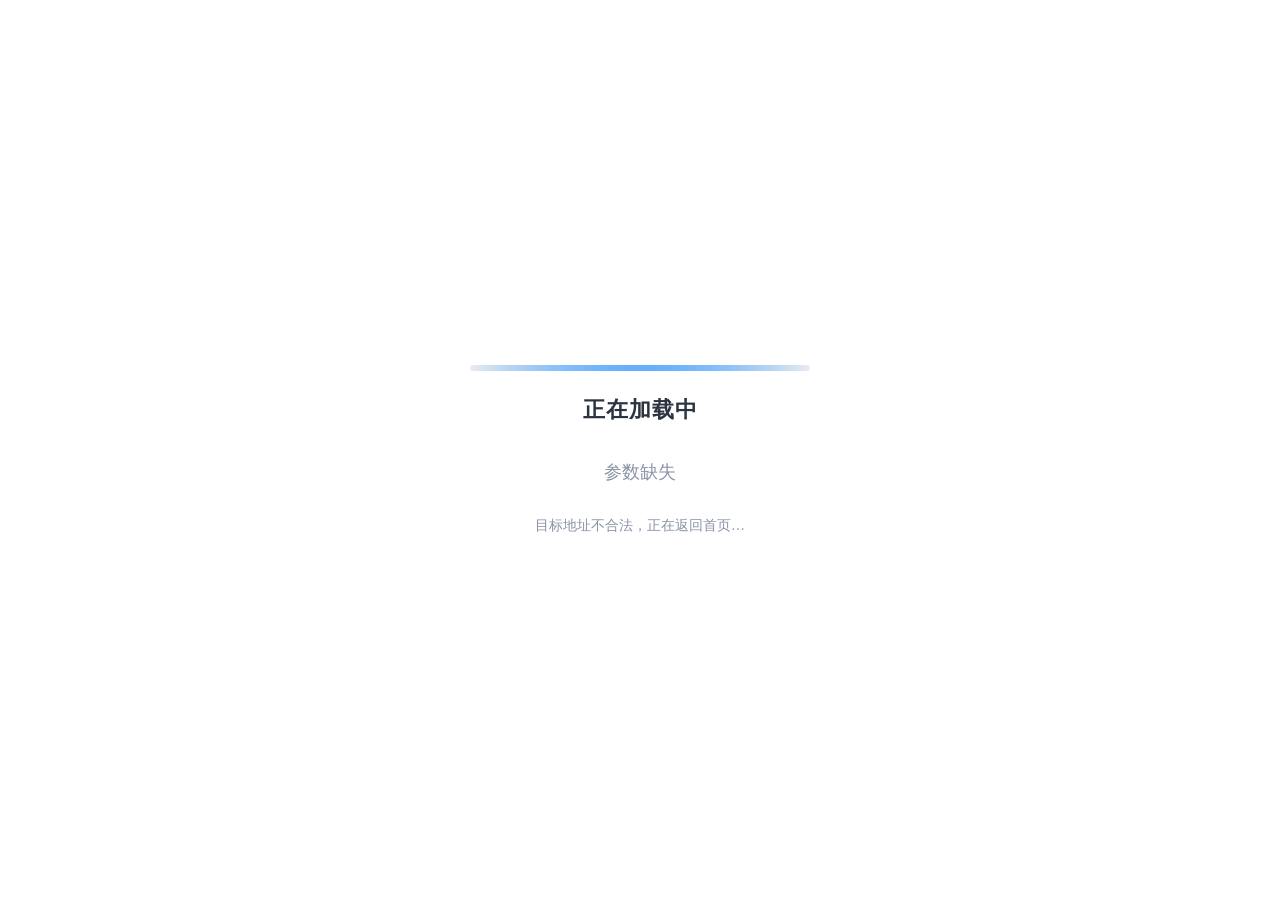
<file: loading.html>
<!DOCTYPE html>
<html lang="zh-CN">
<head>
    <meta charset="UTF-8">
    <meta name="viewport" content="width=device-width, initial-scale=1.0">
    <title>加载中</title>
    <style>
        :root {
            --bg: #ffffff;
            --track: #E8EBF0;
            --primary: #409EFF;
            --primary-light: #7cb8ff;
            --text: #2C3340;
            --muted: #8a93a6;
        }
        @media (prefers-color-scheme: dark) {
            :root {
                --bg: #0f1419;
                --track: #21262d;
                --primary: #5ba0e0;
                --primary-light: #82bcf0;
                --text: #e6edf3;
                --muted: #8b949e;
            }
        }
        * { margin: 0; padding: 0; box-sizing: border-box; }
        body {
            min-height: 100vh;
            background-color: var(--bg);
            display: flex;
            flex-direction: column;
            align-items: center;
            justify-content: center;
            transition: background-color .3s ease;
        }

        /* 双层流光进度条 */
        .progress-wrap {
            width: 340px;
            height: 6px;
            background-color: var(--track);
            border-radius: 999px;
            overflow: hidden;
            position: relative;
            margin-bottom: 24px;
        }
        .progress-bar-main {
            position: absolute;
            inset: 0;
            background: linear-gradient(90deg, transparent, var(--primary), transparent);
            animation: flowMain 1.8s ease-in-out infinite;
        }
        .progress-bar-shine {
            position: absolute;
            inset: 0;
            background: linear-gradient(90deg, transparent, var(--primary-light), transparent);
            opacity: 0.6;
            animation: flowShine 1.8s ease-in-out infinite;
            animation-delay: 0.4s;
        }
        @keyframes flowMain {
            0% { transform: translateX(-120%); }
            100% { transform: translateX(120%); }
        }
        @keyframes flowShine {
            0% { transform: translateX(-120%); }
            100% { transform: translateX(120%); }
        }

        /* 醒目【正在加载中】标题 */
        .load-title {
            font-size: 22px;
            font-weight: 600;
            color: var(--text);
            letter-spacing: 1px;
            user-select: none;
            animation: textBreath 2.5s ease-in-out infinite;
            margin-bottom: 16px;
        }
        @keyframes textBreath {
            0%, 100% { opacity: 0.82; }
            50% { opacity: 1; }
        }

        /* 轮换展示科研标语 */
        .loading-text {
            font-size: 18px;
            color: var(--muted);
            text-align: center;
            line-height: 1.65;
            min-height: 64px;
            display: flex;
            align-items: center;
            justify-content: center;
            transition: opacity 0.4s ease;
            user-select: none;
        }

        .loading-sub {
            margin-top: 12px;
            font-size: 14px;
            color: var(--muted);
            user-select: none;
        }
        .loading-tip {
            margin-top: 40px;
            font-size: 13px;
            color: var(--muted);
            display: none;
            text-align: center;
            max-width: 340px;
            line-height: 1.7;
        }
        .loading-tip a {
            color: var(--primary);
            text-decoration: none;
            font-weight: 600;
        }
        .loading-tip a:hover { text-decoration: underline; }
        .loading-tip.show { display: block; }
    </style>
</head>
<body>
    <div class="progress-wrap">
        <div class="progress-bar-main"></div>
        <div class="progress-bar-shine"></div>
    </div>

    <!-- 固定醒目主标题 -->
    <div class="load-title">正在加载中</div>
    <!-- 随机轮换科研标语 -->
    <div class="loading-text" id="loadText"></div>
    <div class="loading-sub" id="loadSub"></div>
    <div class="loading-tip" id="loadTip">
        目录较大，加载时间较长。<br>
        可<a id="retryLink" href="javascript:void(0)">重试</a>或<a id="backLink" href="javascript:void(0)">返回首页</a>。
    </div>

<script>
    (function () {
        const textDom = document.getElementById('loadText');
        const subDom = document.getElementById('loadSub');
        const tipDom = document.getElementById('loadTip');

        const sloganList = [
            "聚力算力底座，探索生命本原",
            "夯实科研保障，驱动生物革新",
            "护航基础研究，解锁生命密码",
            "集聚科创势能，发展生命科学",
            "筑牢科研支撑，勇攀生物高峰"
        ];

        let lastIndex = -1;
        function getRandomSlogan() {
            let idx;
            do {
                idx = Math.floor(Math.random() * sloganList.length);
            } while (idx === lastIndex);
            lastIndex = idx;
            return sloganList[idx];
        }
        textDom.innerText = getRandomSlogan();
        // 5秒切换标语
        setInterval(() => {
            textDom.innerText = getRandomSlogan();
        }, 5000);

        const params = new URLSearchParams(location.search);
        const to = params.get('to');

        // 防 open redirect：to 必须是站内路径(以单个 / 开头)，禁协议相对 // 与 javascript:/data: 等
        const isSafeTo = to && to.startsWith('/') && !to.startsWith('//')
            && !/^\s*(javascript|data|vbscript):/i.test(to);
        if (!isSafeTo) {
            textDom.innerText = to ? '参数非法' : '参数缺失';
            subDom.textContent = '目标地址不合法，正在返回首页…';
            setTimeout(() => { location.replace('/'); }, 1500);
            return;
        }

        try {
            const clean = decodeURIComponent(to).replace(/^\/+|\/+$/g, '');
            const seg = clean.split('/').filter(Boolean).pop() || clean;
            subDom.textContent = seg;
        } catch (e) {
            subDom.textContent = to;
        }

        location.replace(to);
        setTimeout(() => { tipDom.classList.add('show'); }, 60000);

        document.getElementById('retryLink').addEventListener('click', () => { location.replace(to); });
        document.getElementById('backLink').addEventListener('click', () => { location.replace('/'); });
    })();
</script>
</body>
</html>
</file>
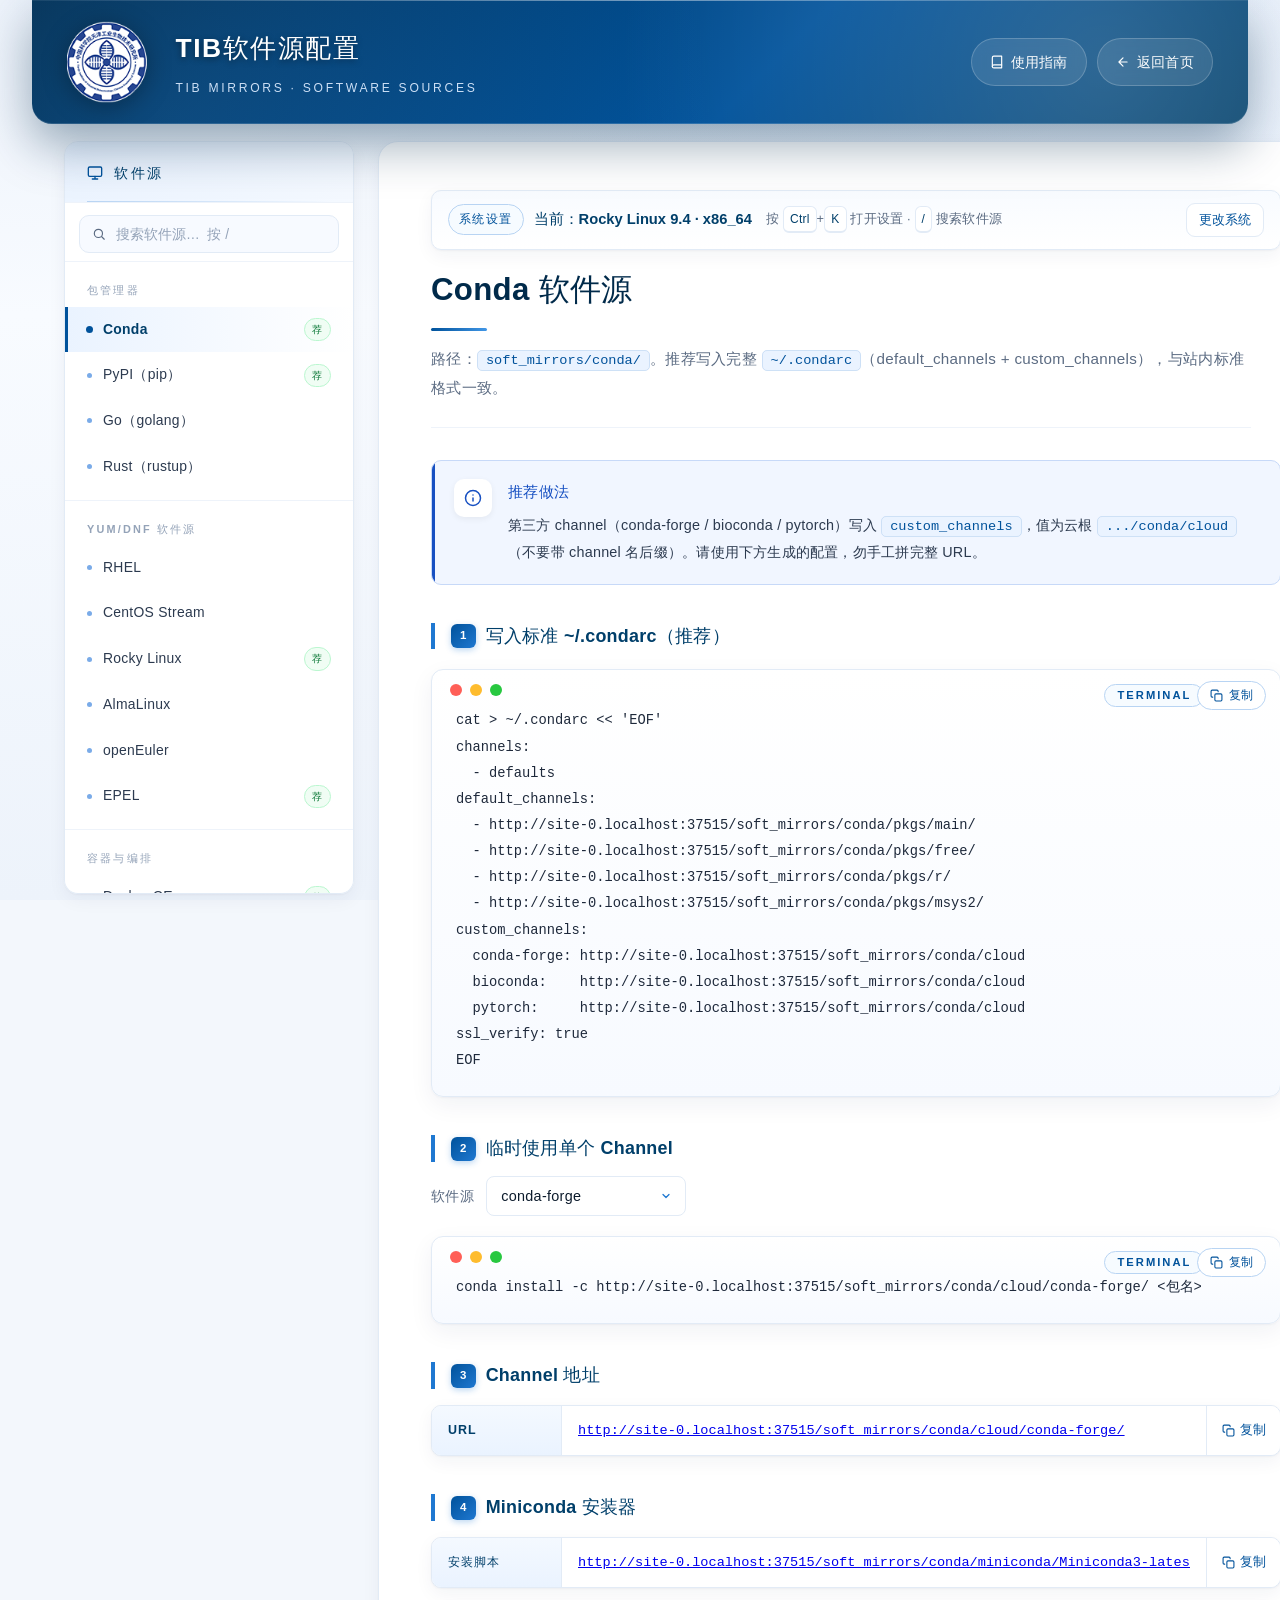
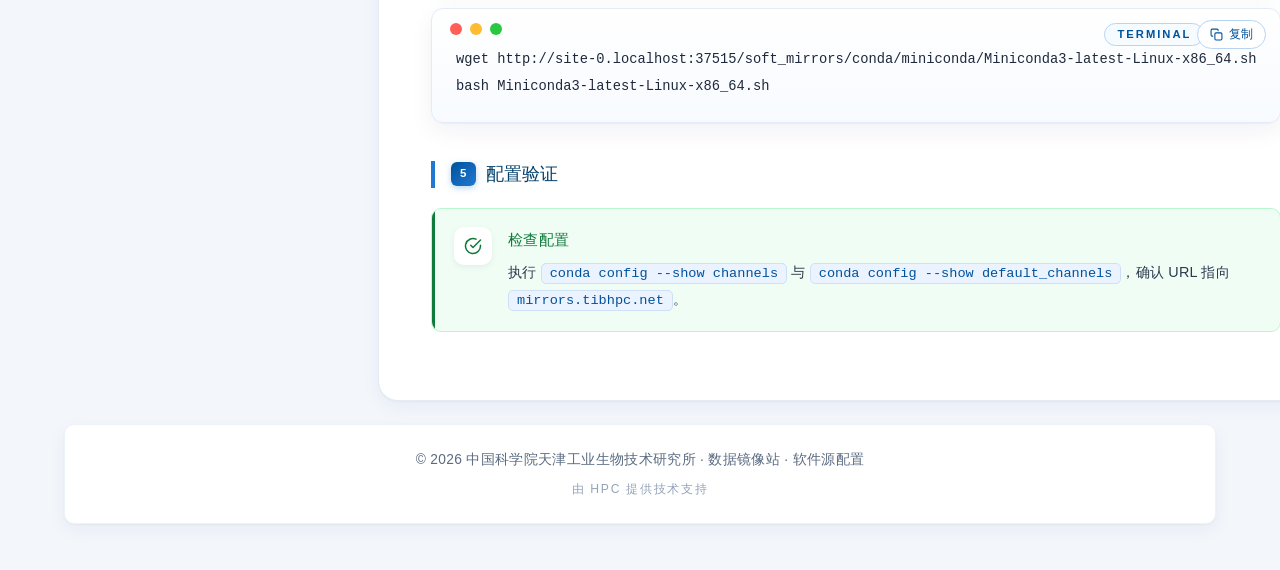
<file: soft.html>
<!DOCTYPE html>
<html lang="zh-CN">
<head>
  <meta charset="UTF-8" />
  <meta name="viewport" content="width=device-width, initial-scale=1" />
  <title>TIB软件源配置 · 中国科学院天津工业生物技术研究所数据镜像站</title>
  <link rel="stylesheet" href="page-transition.css?v=3" />
  <script>(function(){try{var r=sessionStorage.getItem("pt-nav");if(!r)return;var m=r.charAt(0)==="{"?JSON.parse(r).mode:r;if(m==="1"||m==="veil")document.documentElement.classList.add("pt-boot");}catch(e){}})();</script>
  <style>
    /* 内网镜像站：不用 Google Fonts @import，避免外网不可达拖慢首屏 */
    :root {
      --brand-900: #002a4a;
      --brand-800: #003f6a;
      --brand-700: #00529b;
      --brand-600: #005fb6;
      --brand-500: #1f78d1;
      --brand-400: #4196e6;
      --brand-300: #7aabe8;
      --brand-200: #b8d4f3;
      --brand-100: #eaf3ff;
      --brand-50: #f6fbff;
      --primary-color: var(--brand-700);
      --page-bg: #f3f7fc;
      --surface: #ffffff;
      --surface-soft: #f7faff;
      --surface-2: #fafcff;
      --border: #e2ebf6;
      --border-soft: #eef3fa;
      --text-color: #0c1b2c;
      --text-soft: #2c3a4f;
      --muted: #5b6b82;
      --muted-2: #94a3b8;
      --success: #0f7a3a;
      --success-bg: #f0fdf4;
      --success-border: #bbf7d0;
      --warning: #a8540a;
      --warning-bg: #fffaf0;
      --warning-border: #fde4b8;
      --danger: #b11919;
      --danger-bg: #fef5f5;
      --danger-border: #fecaca;
      --info: #1750c2;
      --info-bg: #f1f6ff;
      --info-border: #c7d9f8;
      --shadow-1: 0 1px 2px rgba(15, 38, 84, 0.04), 0 6px 18px rgba(15, 38, 84, 0.05);
      --shadow-2: 0 2px 4px rgba(15, 38, 84, 0.04), 0 16px 36px rgba(15, 38, 84, 0.08);
      --shadow-3: 0 4px 8px rgba(15, 38, 84, 0.05), 0 24px 60px rgba(15, 38, 84, 0.12);
      --radius-xl: 20px;
      --radius-lg: 14px;
      --radius-md: 10px;
      --radius-sm: 8px;
      --font-sans: "PingFang SC", "Noto Sans SC", "Microsoft YaHei", "Helvetica Neue", "Hiragino Sans GB", "Segoe UI", Arial, sans-serif;
      --font-display: "PingFang SC", "Noto Sans SC", "Microsoft YaHei", "Helvetica Neue", "Hiragino Sans GB", "Segoe UI", Arial, sans-serif;
      --font-mono: "JetBrains Mono", "Fira Code", "SF Mono", "Cascadia Code", Consolas, "Source Code Pro", Monaco, monospace;
    }

    * { margin: 0; padding: 0; box-sizing: border-box; }
    html { scroll-behavior: smooth; }

    body {
      font-family: var(--font-sans);
      font-feature-settings: "tnum" 1, "cv11" 1, "ss01" 1, "kern" 1;
      font-synthesis: none;
      -webkit-font-smoothing: antialiased;
      -moz-osx-font-smoothing: grayscale;
      text-rendering: optimizeLegibility;
      background:
        radial-gradient(1200px 600px at 50% -160px, rgba(31, 120, 209, 0.16), transparent 60%),
        radial-gradient(1000px 600px at 90% 20%, rgba(122, 171, 232, 0.08), transparent 60%),
        linear-gradient(180deg, #edf3fb 0%, #f8fbff 35%, #edf3fb 100%);
      background-attachment: fixed;
      color: var(--text-color);
      padding: 8.8rem 0 3rem 0;
      min-height: 100vh;
      line-height: 1.85;
      font-size: 15px;
      letter-spacing: 0.015em;
    }

    /* ========== Header ========== */
    header {
      position: fixed;
      top: 0;
      left: 50%;
      transform: translateX(-50%);
      width: 95%;
      max-width: 1700px;
      height: 124px;
      background:
        linear-gradient(135deg, var(--brand-900) 0%, var(--brand-700) 60%, var(--brand-800) 100%);
      padding: 0 2.2rem;
      border-radius: 0 0 20px 20px;
      display: flex;
      align-items: center;
      justify-content: space-between;
      gap: 1.4rem;
      box-shadow:
        0 20px 50px rgba(0, 42, 74, 0.40),
        inset 0 -1px 0 rgba(255, 255, 255, 0.16),
        inset 0 1px 0 rgba(255, 255, 255, 0.08);
      z-index: 9999;
      overflow: hidden;
      user-select: none;
    }

    header::before {
      content: "";
      position: absolute;
      inset: 0;
      background:
        radial-gradient(circle at 88% 50%, rgba(255, 255, 255, 0.18), transparent 45%),
        radial-gradient(circle at 12% 100%, rgba(65, 150, 230, 0.20), transparent 50%);
      pointer-events: none;
    }

    header::after {
      content: "";
      position: absolute;
      top: 0;
      left: 0;
      width: 100%;
      height: 1px;
      background: linear-gradient(90deg, transparent, rgba(255, 255, 255, 0.4), transparent);
      pointer-events: none;
    }

    .header-brand {
      display: flex;
      align-items: center;
      gap: 1.4rem;
      min-width: 0;
      position: relative;
      z-index: 1;
    }

    header img.logo {
      height: 82px;
      width: auto;
      filter: drop-shadow(0 4px 12px rgba(0, 0, 0, 0.30));
    }

    .header-titles { display: flex; flex-direction: column; gap: 4px; min-width: 0; }

    .header-titles h1 {
      color: #fff;
      font-size: 1.65rem;
      font-weight: 700;
      letter-spacing: 0.06em;
      text-shadow: 0 2px 6px rgba(0, 0, 0, 0.4);
      white-space: nowrap;
      font-family: var(--font-display);
    }

    .header-titles .header-sub {
      color: rgba(220, 235, 255, 0.92);
      font-size: 0.76rem;
      font-weight: 500;
      letter-spacing: 0.22em;
      text-transform: uppercase;
      font-family: var(--font-sans);
    }

    .header-nav { display: flex; align-items: center; gap: 10px; position: relative; z-index: 1; }

    .header-nav a {
      display: inline-flex;
      align-items: center;
      gap: 7px;
      padding: 10px 18px;
      font-size: 0.88rem;
      font-weight: 600;
      color: #fff;
      text-decoration: none;
      background: rgba(255, 255, 255, 0.10);
      border: 1px solid rgba(255, 255, 255, 0.20);
      border-radius: 999px;
      transition: all 0.25s cubic-bezier(0.4, 0, 0.2, 1);
      backdrop-filter: blur(8px);
      letter-spacing: 0.02em;
    }

    .header-nav a:hover {
      background: #fff;
      color: var(--brand-800);
      border-color: transparent;
      box-shadow: 0 8px 24px rgba(0, 0, 0, 0.20);
      transform: translateY(-1px);
    }

    .header-nav a svg { width: 14px; height: 14px; }

    .container { width: 95%; max-width: 1700px; margin: 0 auto; padding: 0 2rem; }
    .layout { display: grid; grid-template-columns: 290px 1fr; gap: 24px; align-items: start; }

    /* ========== Sidebar Nav ========== */
    .nav {
      position: sticky;
      top: 8.8rem;
      background: var(--surface);
      border: 1px solid var(--border);
      border-radius: var(--radius-lg);
      box-shadow: var(--shadow-1);
      overflow: hidden;
      max-height: calc(100vh - 9.2rem);
      overflow-y: auto;
    }

    .nav::-webkit-scrollbar { width: 6px; }
    .nav::-webkit-scrollbar-thumb { background: var(--border); border-radius: 3px; }
    .nav::-webkit-scrollbar-track { background: transparent; }

    .nav-header {
      padding: 18px 22px 16px;
      background:
        linear-gradient(135deg, var(--brand-100) 0%, rgba(234, 243, 255, 0.5) 100%);
      border-bottom: 1px solid var(--border-soft);
      display: flex;
      align-items: center;
      gap: 11px;
      position: relative;
    }

    .nav-header::after {
      content: "";
      position: absolute;
      bottom: 0;
      left: 22px;
      right: 22px;
      height: 1px;
      background: linear-gradient(90deg, var(--brand-200), transparent);
    }

    .nav-header svg {
      width: 16px;
      height: 16px;
      color: var(--brand-700);
    }

    .nav-header span {
      font-size: 0.9rem;
      font-weight: 700;
      color: var(--brand-800);
      letter-spacing: 0.18em;
      text-transform: uppercase;
      font-family: var(--font-sans);
    }

    .nav-group { padding: 6px 0 10px; }
    .nav-group + .nav-group { border-top: 1px solid var(--border-soft); }

    .nav-group-title {
      padding: 12px 22px 6px;
      font-size: 0.68rem;
      font-weight: 700;
      letter-spacing: 0.2em;
      color: var(--muted-2);
      text-transform: uppercase;
      font-family: var(--font-sans);
    }

    .nav a {
      display: flex;
      align-items: center;
      gap: 11px;
      padding: 10px 22px 10px 19px;
      color: var(--text-soft);
      text-decoration: none;
      font-size: 0.87rem;
      font-weight: 500;
      border-left: 3px solid transparent;
      transition: all 0.2s cubic-bezier(0.4, 0, 0.2, 1);
      position: relative;
      letter-spacing: 0.02em;
    }

    .nav a .dot {
      width: 5px;
      height: 5px;
      border-radius: 50%;
      background: var(--brand-300);
      flex-shrink: 0;
      transition: all 0.2s ease;
    }

    .nav a:hover {
      background: var(--surface-soft);
      color: var(--brand-700);
    }

    .nav a.active {
      background: linear-gradient(90deg, var(--brand-100) 0%, transparent 100%);
      color: var(--brand-800);
      font-weight: 700;
      border-left-color: var(--brand-700);
    }

    .nav a.active .dot { background: var(--brand-700); transform: scale(1.4); }

    /* ========== Content ========== */
    .content {
      background: var(--surface);
      border: 1px solid var(--border);
      border-radius: var(--radius-xl);
      box-shadow: var(--shadow-1);
      padding: 48px 52px;
      min-height: 600px;
      position: relative;
    }

    .source-panel { display: none; animation: fadeIn 0.4s cubic-bezier(0.4, 0, 0.2, 1); }
    .source-panel.active { display: block; }

    @keyframes fadeIn {
      from { opacity: 0; transform: translateY(8px); }
      to { opacity: 1; transform: translateY(0); }
    }

    /* ========== Headings ========== */
    .source-panel h1 {
      font-size: 1.95rem;
      font-weight: 700;
      color: var(--brand-900);
      margin-bottom: 14px;
      letter-spacing: 0.01em;
      font-family: var(--font-display);
      position: relative;
      padding-bottom: 20px;
      line-height: 1.4;
    }

    .source-panel h1::after {
      content: "";
      position: absolute;
      bottom: 0;
      left: 0;
      width: 56px;
      height: 3px;
      background: linear-gradient(90deg, var(--brand-700), var(--brand-400));
      border-radius: 2px;
    }

    .source-panel .lead {
      font-size: 0.95rem;
      color: var(--muted);
      margin-bottom: 32px;
      padding-bottom: 24px;
      border-bottom: 1px solid var(--border-soft);
      line-height: 1.9;
      letter-spacing: 0.02em;
      max-width: 820px;
    }

    .source-panel h2 {
      font-size: 1.12rem;
      font-weight: 700;
      color: var(--brand-800);
      margin: 38px 0 14px;
      padding-left: 16px;
      border-left: 4px solid var(--brand-500);
      display: flex;
      align-items: center;
      gap: 10px;
      font-family: var(--font-display);
      letter-spacing: 0.015em;
      line-height: 1.5;
    }

    .source-panel h2 .h-num {
      display: inline-flex;
      align-items: center;
      justify-content: center;
      min-width: 24px;
      height: 24px;
      padding: 0 9px;
      background: linear-gradient(135deg, var(--brand-700), var(--brand-500));
      color: #fff;
      font-size: 0.72rem;
      font-weight: 700;
      border-radius: 6px;
      font-family: var(--font-sans);
      box-shadow: 0 2px 6px rgba(31, 120, 209, 0.30);
      letter-spacing: 0.02em;
    }

    .source-panel p {
      color: var(--text-soft);
      margin-bottom: 14px;
      font-size: 0.94rem;
      line-height: 1.95;
      letter-spacing: 0.015em;
    }

    .source-panel code.inline {
      background: var(--brand-100);
      color: var(--brand-700);
      padding: 2px 8px;
      border-radius: 5px;
      font-size: 0.85rem;
      font-family: var(--font-mono);
      border: 1px solid rgba(0, 95, 182, 0.12);
      letter-spacing: 0;
      font-weight: 500;
    }

    /* ========== Callouts ========== */
    .callout {
      display: flex;
      gap: 16px;
      padding: 18px 22px;
      border-radius: var(--radius-md);
      border: 1px solid transparent;
      margin: 20px 0;
      position: relative;
      overflow: hidden;
    }

    .callout::before {
      content: "";
      position: absolute;
      top: 0;
      left: 0;
      width: 3px;
      height: 100%;
    }

    .callout-icon {
      flex-shrink: 0;
      width: 38px;
      height: 38px;
      display: inline-flex;
      align-items: center;
      justify-content: center;
      border-radius: 10px;
      box-shadow: 0 2px 6px rgba(0, 0, 0, 0.06);
    }

    .callout-icon svg { width: 18px; height: 18px; }
    .callout-body { flex: 1; min-width: 0; }
    .callout-body strong {
      display: block;
      margin-bottom: 5px;
      font-size: 0.93rem;
      font-weight: 700;
      letter-spacing: 0.02em;
    }
    .callout-body p {
      margin: 0;
      font-size: 0.9rem;
      line-height: 1.85;
      letter-spacing: 0.015em;
    }

    .callout.tip { background: var(--info-bg); border-color: var(--info-border); }
    .callout.tip::before { background: var(--info); }
    .callout.tip .callout-icon { background: #fff; color: var(--info); }
    .callout.tip strong { color: var(--info); }

    .callout.success { background: var(--success-bg); border-color: var(--success-border); }
    .callout.success::before { background: var(--success); }
    .callout.success .callout-icon { background: #fff; color: var(--success); }
    .callout.success strong { color: var(--success); }

    /* ========== 通道选择 ========== */
    .channel-row {
      display: flex;
      align-items: center;
      gap: 12px;
      margin: 14px 0 18px;
    }

    .channel-label {
      color: var(--muted);
      font-size: 0.9rem;
      font-weight: 600;
      letter-spacing: 0.02em;
    }

    select {
      height: 40px;
      min-width: 200px;
      padding: 0 2.2rem 0 0.9rem;
      border: 1px solid var(--border);
      border-radius: var(--radius-sm);
      background-color: var(--surface);
      color: var(--text-color);
      font-family: var(--font-sans);
      font-size: 0.9rem;
      font-weight: 500;
      letter-spacing: 0.02em;
      outline: none;
      cursor: pointer;
      appearance: none;
      -webkit-appearance: none;
      background-image: url("data:image/svg+xml;charset=UTF-8,%3Csvg xmlns='http://www.w3.org/2000/svg' width='12' height='12' viewBox='0 0 24 24' fill='none' stroke='%231f78d1' stroke-width='2.5' stroke-linecap='round' stroke-linejoin='round'%3E%3Cpath d='M6 9l6 6 6-6'/%3E%3C/svg%3E");
      background-repeat: no-repeat;
      background-position: right 0.8rem center;
      transition: border-color 0.2s ease, box-shadow 0.2s ease;
    }

    select:hover { border-color: var(--brand-300); }
    select:focus {
      border-color: var(--brand-500);
      box-shadow: 0 0 0 4px rgba(31, 120, 209, 0.14);
    }

    /* ========== Code Block（Mac 风格 + 复制按钮）========== */
    .code-block {
      position: relative;
      margin: 20px 0 24px;
      background: linear-gradient(180deg, #ffffff 0%, #f7faff 100%);
      color: #1e293b;
      border-radius: 12px;
      padding: 38px 24px 22px;
      overflow-x: auto;
      font-family: var(--font-mono);
      font-size: 0.86rem;
      line-height: 1.9;
      font-feature-settings: "calt" 0, "liga" 0;
      box-shadow:
        0 1px 2px rgba(15, 38, 84, 0.04),
        0 8px 24px rgba(15, 38, 84, 0.06);
      border: 1px solid var(--border);
    }

    .code-block::before {
      content: "";
      position: absolute;
      top: 14px;
      left: 18px;
      width: 12px;
      height: 12px;
      border-radius: 50%;
      background: #ff5f57;
      box-shadow:
        20px 0 0 #febc2e,
        40px 0 0 #28c840;
    }

    .code-block .lang {
      position: absolute;
      top: 14px;
      right: 76px;
      font-size: 0.7rem;
      font-weight: 600;
      color: var(--brand-700);
      letter-spacing: 0.18em;
      text-transform: uppercase;
      padding: 2px 12px;
      background: var(--brand-50);
      border: 1px solid var(--brand-200);
      border-radius: 999px;
      font-family: var(--font-sans);
      line-height: 1.5;
    }

    .code-block code {
      display: block;
      white-space: pre;
      color: #1e293b;
      letter-spacing: 0;
    }

    .code-block::-webkit-scrollbar { height: 8px; }
    .code-block::-webkit-scrollbar-track { background: transparent; }
    .code-block::-webkit-scrollbar-thumb {
      background: var(--border);
      border-radius: 4px;
    }
    .code-block::-webkit-scrollbar-thumb:hover { background: var(--brand-200); }

    .copy-btn {
      position: absolute;
      top: 11px;
      right: 14px;
      display: inline-flex;
      align-items: center;
      gap: 6px;
      padding: 5px 12px;
      font-size: 0.75rem;
      font-weight: 600;
      font-family: var(--font-sans);
      color: var(--brand-700);
      background: var(--surface);
      border: 1px solid var(--brand-200);
      border-radius: 999px;
      cursor: pointer;
      letter-spacing: 0.03em;
      transition: all 0.2s ease;
      z-index: 2;
    }

    .copy-btn svg { width: 13px; height: 13px; }

    .copy-btn:hover {
      background: var(--brand-700);
      color: #fff;
      border-color: var(--brand-700);
      box-shadow: 0 4px 12px rgba(0, 82, 155, 0.25);
    }

    .copy-btn.copied {
      background: var(--success);
      color: #fff;
      border-color: var(--success);
    }

    /* ========== URL 展示框 ========== */
    .url-box {
      display: grid;
      grid-template-columns: 130px minmax(0, 1fr) 74px;
      align-items: stretch;
      margin: 16px 0 8px;
      background: var(--surface);
      border: 1px solid var(--border);
      border-radius: var(--radius-md);
      overflow: hidden;
      box-shadow: var(--shadow-1);
    }

    .url-label {
      display: flex;
      align-items: center;
      padding: 12px 16px;
      background: linear-gradient(180deg, #f4f9ff, #eaf3ff);
      border-right: 1px solid var(--border);
      color: var(--brand-800);
      font-size: 0.78rem;
      font-weight: 700;
      letter-spacing: 0.08em;
      text-transform: uppercase;
      font-family: var(--font-sans);
    }

    .url-value {
      display: flex;
      align-items: center;
      min-width: 0;
      padding: 12px 16px;
    }

    .url-value code {
      width: 100%;
      overflow-x: auto;
      color: var(--brand-700);
      font-family: var(--font-mono);
      font-size: 0.85rem;
      white-space: nowrap;
      letter-spacing: 0;
      scrollbar-width: thin;
    }

    .url-value code::-webkit-scrollbar { height: 4px; }
    .url-value code::-webkit-scrollbar-thumb { background: var(--border); border-radius: 2px; }

    .url-copy {
      display: inline-flex;
      align-items: center;
      justify-content: center;
      gap: 5px;
      border: 0;
      border-left: 1px solid var(--border);
      background: var(--surface);
      color: var(--brand-700);
      font-size: 0.8rem;
      font-weight: 600;
      font-family: var(--font-sans);
      cursor: pointer;
      letter-spacing: 0.03em;
      transition: all 0.2s ease;
    }

    .url-copy svg { width: 13px; height: 13px; }

    .url-copy:hover {
      background: var(--brand-100);
      color: var(--brand-800);
    }

    .url-copy.copied {
      background: var(--success-bg);
      color: var(--success);
    }

    /* ========== 折叠面板（手动修改 / sed）========== */
    .fold-item {
      margin-top: 26px;
      border-top: 1px dashed var(--border);
      padding-top: 18px;
    }

    .fold-q {
      padding: 13px 20px;
      font-weight: 600;
      color: var(--brand-800);
      cursor: pointer;
      display: flex;
      align-items: center;
      justify-content: space-between;
      gap: 12px;
      background: var(--surface-soft);
      border: 1px solid var(--border-soft);
      border-radius: var(--radius-md);
      transition: background 0.2s ease, border-color 0.2s ease;
      font-size: 0.93rem;
      letter-spacing: 0.015em;
      line-height: 1.6;
      user-select: none;
    }

    .fold-q:hover { background: var(--brand-50); border-color: var(--brand-200); }

    .fold-q::after {
      content: "+";
      color: var(--brand-500);
      font-size: 1.25rem;
      font-weight: 400;
      width: 22px;
      height: 22px;
      display: inline-flex;
      align-items: center;
      justify-content: center;
      background: var(--surface);
      border: 1px solid var(--border);
      border-radius: 6px;
      transition: all 0.2s ease;
      flex-shrink: 0;
    }

    .fold-item.open .fold-q::after {
      content: "−";
      color: #fff;
      background: var(--brand-700);
      border-color: var(--brand-700);
    }

    .fold-a {
      max-height: 0;
      overflow: hidden;
      transition: max-height 0.35s cubic-bezier(0.4, 0, 0.2, 1);
    }

    .fold-item.open .fold-a { max-height: 900px; }

    .fold-a-inner { padding-top: 16px; }

    /* ========== Footer ========== */
    .doc-footer {
      max-width: 1700px;
      margin: 1.4rem auto 0;
      padding: 22px 28px;
      background: var(--surface);
      border: 1px solid var(--border-soft);
      border-radius: var(--radius-md);
      box-shadow: var(--shadow-1);
      text-align: center;
    }

    .doc-footer p {
      color: var(--muted);
      font-size: 0.86rem;
      letter-spacing: 0.025em;
    }

    .doc-footer .footer-tech {
      margin-top: 6px;
      color: var(--muted-2);
      font-size: 0.76rem;
      letter-spacing: 0.14em;
    }

    .os-filter-toggle {
      display: inline-flex;
      align-items: center;
      gap: 8px;
      font-size: 0.86rem;
      font-weight: 600;
      color: var(--text-soft);
      user-select: none;
      cursor: pointer;
    }
    .os-filter-toggle input {
      width: 16px;
      height: 16px;
      accent-color: var(--brand-700);
    }
    .panel-adapt {
      margin: 0 0 18px;
      padding: 12px 16px;
      border-radius: var(--radius-md);
      border: 1px solid var(--brand-200);
      background: linear-gradient(180deg, var(--brand-50), #fff);
      font-size: 0.88rem;
      color: var(--text-soft);
      line-height: 1.7;
    }
    .panel-adapt strong { color: var(--brand-800); }
    .panel-adapt code {
      font-family: var(--font-mono);
      font-size: 0.8rem;
      color: var(--brand-700);
      word-break: break-all;
    }
    .os-picker {
      display: grid;
      grid-template-columns: repeat(3, minmax(140px, 1fr));
      gap: 12px;
    }
    .os-field {
      display: flex;
      flex-direction: column;
      gap: 6px;
      min-width: 0;
    }
    .os-field > span {
      font-size: 0.75rem;
      font-weight: 700;
      letter-spacing: 0.08em;
      text-transform: uppercase;
      color: var(--muted);
    }
    .os-field select {
      width: 100%;
      min-width: 0;
    }
    .os-summary {
      display: grid;
      gap: 8px;
      padding: 12px 14px;
      border-radius: var(--radius-md);
      border: 1px solid var(--border-soft);
      background: var(--surface);
      font-size: 0.86rem;
      color: var(--text-soft);
      line-height: 1.7;
    }
    .os-summary .sum-row {
      display: grid;
      grid-template-columns: 88px 1fr;
      gap: 10px;
      align-items: start;
    }
    .os-summary .sum-k {
      color: var(--muted);
      font-weight: 700;
      font-size: 0.75rem;
      letter-spacing: 0.06em;
      text-transform: uppercase;
      padding-top: 2px;
    }
    .os-summary .sum-v code,
    .os-summary .sum-v a {
      font-family: var(--font-mono);
      font-size: 0.8rem;
      color: var(--brand-700);
      word-break: break-all;
    }
    .os-summary .sum-v a { text-decoration: none; }
    .os-summary .sum-v a:hover { text-decoration: underline; }
    @media (max-width: 900px) {
      .os-picker { grid-template-columns: 1fr; }
      .os-summary .sum-row { grid-template-columns: 1fr; gap: 2px; }
    }


    /* ========== 系统设置条 / Ctrl+K 弹层 ========== */
    .adapt-strip {
      display: flex;
      flex-wrap: wrap;
      align-items: center;
      justify-content: space-between;
      gap: 12px;
      margin: 0 0 18px;
      padding: 12px 16px;
      border: 1px solid var(--border);
      border-radius: var(--radius-md);
      background: linear-gradient(180deg, #f8fbff, #ffffff);
      box-shadow: var(--shadow-1);
    }
    .adapt-strip-main {
      display: flex;
      flex-wrap: wrap;
      align-items: center;
      gap: 10px 14px;
      min-width: 0;
    }
    .adapt-strip-link {
      display: inline-flex;
      align-items: center;
      gap: 10px;
      text-decoration: none;
      color: inherit;
      min-width: 0;
      appearance: none;
      border: none;
      background: transparent;
      padding: 0;
      cursor: pointer;
      font: inherit;
      text-align: left;
    }
    .adapt-pill {
      font-size: 0.72rem;
      font-weight: 700;
      letter-spacing: 0.12em;
      text-transform: uppercase;
      color: var(--brand-700);
      background: var(--brand-50);
      border: 1px solid var(--brand-200);
      border-radius: 999px;
      padding: 4px 10px;
      white-space: nowrap;
    }
    .adapt-current {
      font-size: 0.92rem;
      font-weight: 600;
      color: var(--brand-800);
    }
    .adapt-hint {
      color: var(--muted);
      font-size: 0.8rem;
    }
    .adapt-hint kbd {
      display: inline-block;
      padding: 1px 6px;
      border: 1px solid var(--border);
      border-bottom-width: 2px;
      border-radius: 6px;
      background: var(--surface);
      font-family: var(--font-sans);
      font-size: 0.75rem;
      color: var(--brand-800);
    }
    .adapt-change {
      white-space: nowrap;
      text-decoration: none;
      font-size: 0.84rem;
      font-weight: 700;
      font-family: inherit;
      color: var(--brand-700);
      padding: 7px 12px;
      border-radius: 9px;
      border: 1px solid var(--border);
      background: #fff;
      cursor: pointer;
    }
    .adapt-change:hover {
      color: #fff;
      background: linear-gradient(135deg, var(--brand-600), var(--brand-800));
      border-color: transparent;
    }

    .header-nav-btn {
      display: inline-flex;
      align-items: center;
      gap: 7px;
      padding: 10px 18px;
      font-size: 0.88rem;
      font-weight: 600;
      font-family: inherit;
      color: #fff;
      border-radius: 999px;
      border: 1px solid rgba(255, 255, 255, 0.20);
      background: rgba(255, 255, 255, 0.10);
      cursor: pointer;
      transition: all 0.25s cubic-bezier(0.4, 0, 0.2, 1);
      backdrop-filter: blur(8px);
      letter-spacing: 0.02em;
    }
    .header-nav-btn:hover {
      background: #fff;
      color: var(--brand-800);
      border-color: transparent;
      box-shadow: 0 8px 24px rgba(0, 0, 0, 0.20);
      transform: translateY(-1px);
    }
    .header-nav-btn:hover .hdr-kbd {
      border-color: rgba(0, 63, 106, 0.25);
      color: var(--brand-800);
    }
    .header-nav-btn svg { width: 14px; height: 14px; }
    .hdr-kbd {
      margin-left: 2px;
      padding: 1px 6px;
      border: 1px solid rgba(255,255,255,0.35);
      border-radius: 5px;
      font-size: 0.7rem;
      font-weight: 600;
      font-family: var(--font-sans);
      opacity: 0.9;
    }

    .os-modal[hidden] { display: none !important; }
    .os-modal {
      position: fixed;
      inset: 0;
      z-index: 10050;
      display: grid;
      place-items: start center;
      padding: 12vh 16px 24px;
    }
    .os-modal-backdrop {
      position: absolute;
      inset: 0;
      background: rgba(8, 22, 40, 0.48);
      backdrop-filter: blur(4px);
    }
    .os-modal-panel {
      position: relative;
      width: min(720px, 100%);
      max-height: min(78vh, 820px);
      overflow: auto;
      border-radius: var(--radius-lg);
      border: 1px solid var(--border);
      background:
        radial-gradient(700px 180px at 0% 0%, rgba(31, 120, 209, 0.10), transparent 55%),
        linear-gradient(180deg, #f8fbff, #ffffff);
      box-shadow: var(--shadow-3);
      padding: 20px 22px 16px;
      display: grid;
      gap: 14px;
    }
    .os-modal-head {
      display: flex;
      align-items: flex-start;
      justify-content: space-between;
      gap: 12px;
    }
    .os-modal-head h2 {
      font-size: 1.15rem;
      font-weight: 800;
      color: var(--brand-900);
      letter-spacing: 0.02em;
    }
    .os-modal-sub {
      margin-top: 4px;
      color: var(--muted);
      font-size: 0.86rem;
    }
    .os-modal-x {
      width: 36px; height: 36px;
      border: 1px solid var(--border);
      border-radius: 10px;
      background: #fff;
      color: var(--muted);
      font-size: 1.35rem;
      line-height: 1;
      cursor: pointer;
      font-family: inherit;
    }
    .os-modal-x:hover { color: var(--brand-800); border-color: var(--brand-300); }
    .os-modal-foot {
      display: flex;
      flex-wrap: wrap;
      align-items: center;
      justify-content: space-between;
      gap: 10px;
      padding-top: 4px;
    }
    .os-modal-tip { color: var(--muted); font-size: 0.8rem; }
    .os-modal-tip kbd {
      display: inline-block;
      padding: 1px 6px;
      border: 1px solid var(--border);
      border-bottom-width: 2px;
      border-radius: 6px;
      background: var(--surface);
      font-family: var(--font-sans);
      font-size: 0.75rem;
      color: var(--brand-800);
    }
    .os-modal-done {
      appearance: none;
      border: none;
      border-radius: 10px;
      padding: 9px 16px;
      font: inherit;
      font-weight: 700;
      font-size: 0.88rem;
      cursor: pointer;
      color: #fff;
      background: linear-gradient(135deg, var(--brand-600), var(--brand-800));
      box-shadow: 0 10px 22px rgba(0, 95, 182, 0.22);
    }
    .os-modal-done:hover { filter: brightness(1.05); }
    body.os-modal-open { overflow: hidden; }
    .os-modal:not([hidden]) .os-modal-backdrop {
      animation: osFade .18s ease;
    }
    .os-modal:not([hidden]) .os-modal-panel {
      animation: osPop .22s cubic-bezier(0.2, 0.9, 0.2, 1);
    }
    @keyframes osFade { from { opacity: 0; } to { opacity: 1; } }
    @keyframes osPop {
      from { opacity: 0; transform: translateY(-10px) scale(0.98); }
      to { opacity: 1; transform: translateY(0) scale(1); }
    }
    .os-filter-toggle {
      display: inline-flex;
      align-items: center;
      gap: 8px;
      font-size: 0.86rem;
      color: var(--text-soft);
      font-weight: 600;
      cursor: pointer;
      user-select: none;
    }
    .os-filter-toggle input {
      width: 16px;
      height: 16px;
      accent-color: var(--brand-700);
    }
    .os-modal-actions {
      display: flex;
      flex-wrap: wrap;
      align-items: center;
      gap: 10px 14px;
    }
    .os-detect-btn {
      appearance: none;
      border: 1px solid var(--border);
      background: #fff;
      color: var(--brand-700);
      border-radius: 9px;
      padding: 7px 12px;
      font: inherit;
      font-size: 0.82rem;
      font-weight: 700;
      cursor: pointer;
    }
    .os-detect-btn:hover {
      border-color: var(--brand-300);
      background: var(--brand-50);
    }
    @media (max-width: 768px) {
      .hdr-kbd { display: none; }
      .header-nav-btn { padding: 8px 12px; font-size: 0.8rem; }
      .os-modal { padding: 8vh 10px 16px; place-items: start stretch; }
    }

    /* ========== 智能助手 / 搜索 ========== */
    .smart-bar {
      display: grid;
      gap: 14px;
      margin: 0 0 22px;
      padding: 18px 20px;
      border: 1px solid var(--border);
      border-radius: var(--radius-lg);
      background:
        radial-gradient(800px 200px at 0% 0%, rgba(31, 120, 209, 0.10), transparent 55%),
        linear-gradient(180deg, #f8fbff, #ffffff);
      box-shadow: var(--shadow-1);
    }
    .smart-top {
      display: flex;
      flex-wrap: wrap;
      align-items: center;
      justify-content: space-between;
      gap: 12px;
    }
    .smart-detect {
      display: flex;
      flex-wrap: wrap;
      align-items: center;
      gap: 8px 12px;
      min-width: 0;
    }
    .smart-detect .smart-label {
      font-size: 0.72rem;
      font-weight: 700;
      letter-spacing: 0.14em;
      text-transform: uppercase;
      color: var(--brand-700);
      background: var(--brand-50);
      border: 1px solid var(--brand-200);
      border-radius: 999px;
      padding: 4px 10px;
    }
    .smart-detect .smart-meta {
      color: var(--text-soft);
      font-size: 0.9rem;
      font-weight: 500;
    }
    .smart-detect .smart-meta strong { color: var(--brand-800); font-weight: 700; }
    .smart-hint { color: var(--muted); font-size: 0.8rem; }
    .smart-hint kbd {
      display: inline-block;
      padding: 1px 6px;
      border: 1px solid var(--border);
      border-bottom-width: 2px;
      border-radius: 6px;
      background: var(--surface);
      font-family: var(--font-sans);
      font-size: 0.75rem;
      color: var(--brand-800);
    }
    .chip-row {
      display: flex;
      flex-wrap: wrap;
      gap: 8px;
      align-items: center;
    }
    .chip-row .chip-title {
      font-size: 0.78rem;
      font-weight: 700;
      color: var(--muted);
      letter-spacing: 0.04em;
      margin-right: 2px;
    }
    .chip {
      appearance: none;
      border: 1px solid var(--border);
      background: var(--surface);
      color: var(--text-soft);
      border-radius: 999px;
      padding: 6px 12px;
      font-size: 0.8rem;
      font-weight: 600;
      font-family: var(--font-sans);
      cursor: pointer;
      transition: all 0.18s ease;
    }
    .chip:hover {
      border-color: var(--brand-300);
      color: var(--brand-800);
      background: var(--brand-50);
    }
    .chip.active {
      border-color: var(--brand-500);
      background: linear-gradient(180deg, var(--brand-100), #fff);
      color: var(--brand-800);
      box-shadow: 0 0 0 3px rgba(31, 120, 209, 0.12);
    }
    .chip.rec {
      border-color: var(--success-border);
      background: var(--success-bg);
      color: var(--success);
    }
    .chip.ghost { opacity: 0.78; }
    .nav-search-wrap {
      padding: 12px 14px 8px;
      border-bottom: 1px solid var(--border-soft);
      position: sticky;
      top: 0;
      background: var(--surface);
      z-index: 2;
    }
    .nav-search {
      width: 100%;
      height: 38px;
      border: 1px solid var(--border);
      border-radius: 10px;
      padding: 0 12px 0 36px;
      font-family: var(--font-sans);
      font-size: 0.86rem;
      color: var(--text-color);
      background:
        url("data:image/svg+xml;charset=UTF-8,%3Csvg xmlns='http://www.w3.org/2000/svg' width='16' height='16' viewBox='0 0 24 24' fill='none' stroke='%235b6b82' stroke-width='2' stroke-linecap='round' stroke-linejoin='round'%3E%3Ccircle cx='11' cy='11' r='7'/%3E%3Cpath d='M21 21l-4.3-4.3'/%3E%3C/svg%3E") 12px center / 14px no-repeat,
        var(--surface-soft);
      outline: none;
      transition: border-color 0.2s ease, box-shadow 0.2s ease;
    }
    .nav-search:focus {
      border-color: var(--brand-500);
      box-shadow: 0 0 0 4px rgba(31, 120, 209, 0.14);
      background-color: #fff;
    }
    .nav-search::placeholder { color: var(--muted-2); }
    .nav a[hidden], .nav-group[hidden] { display: none !important; }
    .nav-empty {
      display: none;
      padding: 18px 22px 22px;
      color: var(--muted);
      font-size: 0.86rem;
    }
    .nav-empty.show { display: block; }
    .nav a .badge-rec {
      margin-left: auto;
      font-size: 0.65rem;
      font-weight: 700;
      letter-spacing: 0.06em;
      text-transform: uppercase;
      color: var(--success);
      background: var(--success-bg);
      border: 1px solid var(--success-border);
      border-radius: 999px;
      padding: 1px 7px;
    }
    .toast-host {
      position: fixed;
      right: 24px;
      bottom: 24px;
      z-index: 10000;
      display: flex;
      flex-direction: column;
      gap: 8px;
      pointer-events: none;
    }
    .toast {
      min-width: 180px;
      max-width: 320px;
      padding: 12px 16px;
      border-radius: 12px;
      background: rgba(0, 42, 74, 0.92);
      color: #fff;
      font-size: 0.86rem;
      font-weight: 600;
      box-shadow: var(--shadow-3);
      transform: translateY(8px);
      opacity: 0;
      animation: toastIn 0.25s ease forwards;
    }
    .toast.ok { background: rgba(15, 122, 58, 0.95); }
    @keyframes toastIn {
      to { transform: translateY(0); opacity: 1; }
    }
    @media (prefers-reduced-motion: reduce) {
      .toast { animation: none; opacity: 1; transform: none; }
    }

    /* ========== 响应式 ========== */
    @media (max-width: 1100px) {
      .layout { grid-template-columns: 240px 1fr; }
      .container { padding: 0 1rem; }
    }

    @media (max-width: 900px) {
      .layout { grid-template-columns: 1fr; }
      .nav { position: static; max-height: none; }
      .nav-group { display: flex; flex-wrap: wrap; gap: 4px; padding: 8px 12px 12px; }
      .nav-group-title { width: 100%; padding: 8px 12px 2px; }
      .nav a { border-left: 0; border-radius: 999px; padding: 8px 16px; background: var(--surface-soft); }
      .nav a.active { background: var(--brand-100); border-radius: 999px; }
    }

    @media (max-width: 768px) {
      body { padding: 7.8rem 0 2rem 0; }
      header { width: 100%; left: 0; transform: none; border-radius: 0 0 18px 18px; }
      .header-titles h1 { font-size: 1.15rem; }
      .header-nav a { padding: 8px 12px; font-size: 0.8rem; }
      .content { padding: 26px 20px; }
      .source-panel h1 { font-size: 1.5rem; }
      .url-box { grid-template-columns: minmax(0, 1fr) 64px; }
      .url-label { display: none; }
      .channel-row { flex-direction: column; align-items: stretch; }
      select { width: 100%; }
      .code-block .lang { display: none; }
      .smart-bar { padding: 14px; }
      .smart-hint { display: none; }
      .toast-host { right: 12px; bottom: 12px; left: 12px; }
    }
  </style>
</head>

<body>
  <header>
    <div class="header-brand">
      <img src="logo.png" alt="中科院Logo" class="logo" />
      <div class="header-titles">
        <h1>TIB软件源配置</h1>
        <span class="header-sub">TIB Mirrors · Software Sources</span>
      </div>
    </div>
    <nav class="header-nav">
      <a href="doc.html">
        <svg viewBox="0 0 24 24" fill="none" stroke="currentColor" stroke-width="2" stroke-linecap="round" stroke-linejoin="round">
          <path d="M4 19.5A2.5 2.5 0 0 1 6.5 17H20"></path>
          <path d="M6.5 2H20v20H6.5A2.5 2.5 0 0 1 4 19.5v-15A2.5 2.5 0 0 1 6.5 2z"></path>
        </svg>
        使用指南
      </a>
      <a href="index.html">
        <svg viewBox="0 0 24 24" fill="none" stroke="currentColor" stroke-width="2" stroke-linecap="round" stroke-linejoin="round">
          <path d="M19 12H5M12 19l-7-7 7-7"></path>
        </svg>
        返回首页
      </a>
    </nav>
  </header>

  <div class="toast-host" id="toastHost" aria-live="polite"></div>
  <div class="container">
    <div class="layout">
      <nav class="nav" aria-label="软件源目录">
        <div class="nav-header">
          <svg viewBox="0 0 24 24" fill="none" stroke="currentColor" stroke-width="2" stroke-linecap="round" stroke-linejoin="round">
            <rect x="2" y="3" width="20" height="14" rx="2" ry="2"></rect>
            <path d="M8 21h8M12 17v4"></path>
          </svg>
          <span>软件源</span>
        </div>
        <div class="nav-search-wrap">
          <input type="search" id="navSearch" class="nav-search" placeholder="搜索软件源…  按 /" autocomplete="off" aria-label="搜索软件源" />
        </div>

        <div class="nav-group">
          <div class="nav-group-title">包管理器</div>
          <a href="#" data-source="conda" data-tags="conda anaconda miniconda bioconda forge" data-fit="all" class="active"><span class="dot"></span>Conda</a>
          <a href="#" data-source="pypi" data-tags="pypi pip python uv poetry" data-fit="all"><span class="dot"></span>PyPI（pip）</a>
          <a href="#" data-source="go" data-tags="go golang" data-fit="all"><span class="dot"></span>Go（golang）</a>
          <a href="#" data-source="rust" data-tags="rust rustup cargo" data-fit="all"><span class="dot"></span>Rust（rustup）</a>
        </div>

        <div class="nav-group">
          <div class="nav-group-title">APT 软件源</div>
          <a href="#" data-source="ubuntu" data-tags="ubuntu apt deb" data-fit="debian"><span class="dot"></span>Ubuntu</a>
          <a href="#" data-source="debian" data-tags="debian apt deb" data-fit="debian"><span class="dot"></span>Debian</a>
        </div>

        <div class="nav-group">
          <div class="nav-group-title">YUM/DNF 软件源</div>
          <a href="#" data-source="rhel" data-tags="rhel redhat yum dnf" data-fit="rhel"><span class="dot"></span>RHEL</a>
          <a href="#" data-source="centos-stream" data-tags="centos stream rhel yum dnf" data-fit="rhel"><span class="dot"></span>CentOS Stream</a>
          <a href="#" data-source="rocky" data-tags="rocky rhel yum dnf" data-fit="rhel"><span class="dot"></span>Rocky Linux</a>
          <a href="#" data-source="almalinux" data-tags="alma almalinux rhel yum dnf" data-fit="rhel"><span class="dot"></span>AlmaLinux</a>
          <a href="#" data-source="fedora" data-tags="fedora dnf yum" data-fit="fedora"><span class="dot"></span>Fedora</a>
          <a href="#" data-source="openeuler" data-tags="openeuler euler yum dnf" data-fit="rhel"><span class="dot"></span>openEuler</a>
          <a href="#" data-source="opensuse" data-tags="opensuse suse leap zypper" data-fit="suse"><span class="dot"></span>openSUSE</a>
          <a href="#" data-source="epel" data-tags="epel rhel yum dnf" data-fit="rhel"><span class="dot"></span>EPEL</a>
        </div>

        <div class="nav-group">
          <div class="nav-group-title">容器与编排</div>
          <a href="#" data-source="docker" data-tags="docker container" data-fit="all"><span class="dot"></span>Docker CE</a>
          <a href="#" data-source="kubernetes" data-tags="kubernetes k8s kubeadm" data-fit="all"><span class="dot"></span>Kubernetes</a>
          <a href="#" data-source="apptainer" data-tags="apptainer singularity hpc" data-fit="all"><span class="dot"></span>Apptainer</a>
        </div>

        <div class="nav-group">
          <div class="nav-group-title">数据库</div>
          <a href="#" data-source="mysql" data-tags="mysql database" data-fit="all"><span class="dot"></span>MySQL</a>
          <a href="#" data-source="mongodb" data-tags="mongodb mongo database" data-fit="all"><span class="dot"></span>MongoDB</a>
        </div>

        <div class="nav-group">
          <div class="nav-group-title">编程语言</div>
          <a href="#" data-source="python" data-tags="python cpython" data-fit="all"><span class="dot"></span>Python</a>
          <a href="#" data-source="julia" data-tags="julia" data-fit="all"><span class="dot"></span>Julia</a>
          <a href="#" data-source="nodejs" data-tags="node npm nodejs javascript" data-fit="all"><span class="dot"></span>Node.js</a>
        </div>

        <div class="nav-group">
          <div class="nav-group-title">HPC 软件</div>
          <a href="#" data-source="spack" data-tags="spack hpc" data-fit="all"><span class="dot"></span>Spack</a>
          <a href="#" data-source="nvidia" data-tags="nvidia cuda gpu" data-fit="all"><span class="dot"></span>NVIDIA/CUDA</a>
        </div>

        <div class="nav-group">
          <div class="nav-group-title">R 语言/生信</div>
          <a href="#" data-source="cran" data-tags="cran r" data-fit="all"><span class="dot"></span>CRAN</a>
          <a href="#" data-source="bioconductor" data-tags="bioconductor bioc r" data-fit="all"><span class="dot"></span>Bioconductor</a>
        </div>
        <div class="nav-empty" id="navEmpty">没有匹配的软件源，试试 pip / docker / cuda</div>
      </nav>

      <main class="content">

        <div class="adapt-strip" id="adaptStrip">
          <div class="adapt-strip-main">
            <button type="button" class="adapt-strip-link" id="adaptStripOpen" title="系统设置（Ctrl+K）">
              <span class="adapt-pill">系统设置</span>
              <span class="adapt-current" id="adaptCurrent">未选择系统</span>
            </button>
            <span class="adapt-hint">按 <kbd>Ctrl</kbd>+<kbd>K</kbd> 打开设置 · <kbd>/</kbd> 搜索软件源</span>
          </div>
          <button type="button" class="adapt-change" id="adaptChangeBtn">更改系统</button>
        </div>

        <div class="os-modal" id="osModal" hidden aria-hidden="true">
          <div class="os-modal-backdrop" data-os-close></div>
          <div class="os-modal-panel" role="dialog" aria-modal="true" aria-labelledby="osModalTitle">
            <div class="os-modal-head">
              <div>
                <h2 id="osModalTitle">系统设置</h2>
                <p class="os-modal-sub">选择操作系统后，本页命令与适配 URL 会立即更新</p>
              </div>
              <button type="button" class="os-modal-x" data-os-close aria-label="关闭">×</button>
            </div>
            <div class="os-picker">
              <label class="os-field">
                <span>操作系统</span>
                <select id="osSelect" aria-label="选择操作系统"></select>
              </label>
              <label class="os-field">
                <span>版本</span>
                <select id="verSelect" aria-label="选择版本"></select>
              </label>
              <label class="os-field">
                <span>架构</span>
                <select id="archSelect" aria-label="选择架构">
                  <option value="x86_64">x86_64</option>
                  <option value="aarch64">aarch64</option>
                </select>
              </label>
            </div>
            <div class="os-modal-actions">
              <label class="os-filter-toggle">
                <input type="checkbox" id="fitOnly" checked />
                <span>侧栏仅显示当前系统相关源</span>
              </label>
              <button type="button" class="os-detect-btn" id="detectOsBtn">自动识别本机</button>
            </div>
            <div class="os-summary" id="osSummary"></div>
            <div class="chip-row" id="recChips">
              <span class="chip-title">一键打开适配源</span>
            </div>
            <div class="chip-row" id="recentChips" hidden>
              <span class="chip-title">最近查看</span>
            </div>
            <div class="os-modal-foot">
              <span class="os-modal-tip">快捷键 <kbd>Ctrl</kbd>+<kbd>K</kbd> 开关 · <kbd>Esc</kbd> 关闭</span>
              <button type="button" class="os-modal-done" data-os-close>完成</button>
            </div>
          </div>
        </div>

        <!-- ================ Conda ================ -->
        <section class="source-panel active" id="panel-conda">
          <h1>Conda 软件源</h1>
          <p class="lead">路径：<code class="inline">soft_mirrors/conda/</code>。推荐写入完整 <code class="inline">~/.condarc</code>（default_channels + custom_channels），与站内标准格式一致。</p>

          <div class="callout tip">
            <div class="callout-icon">
              <svg viewBox="0 0 24 24" fill="none" stroke="currentColor" stroke-width="2" stroke-linecap="round" stroke-linejoin="round">
                <circle cx="12" cy="12" r="10"></circle>
                <path d="M12 16v-4M12 8h.01"></path>
              </svg>
            </div>
            <div class="callout-body">
              <strong>推荐做法</strong>
              <p>第三方 channel（conda-forge / bioconda / pytorch）写入 <code class="inline">custom_channels</code>，值为云根 <code class="inline">.../conda/cloud</code>（不要带 channel 名后缀）。请使用下方生成的配置，勿手工拼完整 URL。</p>
            </div>
          </div>

          <h2><span class="h-num">1</span>写入标准 ~/.condarc（推荐）</h2>

          <div class="code-block">
            <span class="lang">Terminal</span>
            <button type="button" class="copy-btn" data-copy-target="condaCommand">
              <svg viewBox="0 0 24 24" fill="none" stroke="currentColor" stroke-width="2" stroke-linecap="round" stroke-linejoin="round">
                <rect x="9" y="9" width="13" height="13" rx="2" ry="2"></rect>
                <path d="M5 15H4a2 2 0 0 1-2-2V4a2 2 0 0 1 2-2h9a2 2 0 0 1 2 2v1"></path>
              </svg>
              复制
            </button>
            <code id="condaCommand"></code>
          </div>

          <h2><span class="h-num">2</span>临时使用单个 Channel</h2>

          <div class="channel-row">
            <span class="channel-label">软件源</span>
            <select id="condaChannel" aria-label="选择 Conda channel"></select>
          </div>

          <div class="code-block">
            <span class="lang">Terminal</span>
            <button type="button" class="copy-btn" data-copy-target="condaTemp">
              <svg viewBox="0 0 24 24" fill="none" stroke="currentColor" stroke-width="2" stroke-linecap="round" stroke-linejoin="round">
                <rect x="9" y="9" width="13" height="13" rx="2" ry="2"></rect>
                <path d="M5 15H4a2 2 0 0 1-2-2V4a2 2 0 0 1 2-2h9a2 2 0 0 1 2 2v1"></path>
              </svg>
              复制
            </button>
            <code id="condaTemp"></code>
          </div>

          <h2><span class="h-num">3</span>Channel 地址</h2>

          <div class="url-box">
            <div class="url-label">URL</div>
            <div class="url-value"><code id="condaUrl"></code></div>
            <button type="button" class="url-copy" data-copy-target="condaUrl">
              <svg viewBox="0 0 24 24" fill="none" stroke="currentColor" stroke-width="2" stroke-linecap="round" stroke-linejoin="round">
                <rect x="9" y="9" width="13" height="13" rx="2" ry="2"></rect>
                <path d="M5 15H4a2 2 0 0 1-2-2V4a2 2 0 0 1 2-2h9a2 2 0 0 1 2 2v1"></path>
              </svg>
              复制
            </button>
          </div>

          <h2><span class="h-num">4</span>Miniconda 安装器</h2>

          <div class="url-box">
            <div class="url-label">安装脚本</div>
            <div class="url-value"><code id="condaMiniconda"></code></div>
            <button type="button" class="url-copy" data-copy-target="condaMiniconda">
              <svg viewBox="0 0 24 24" fill="none" stroke="currentColor" stroke-width="2" stroke-linecap="round" stroke-linejoin="round">
                <rect x="9" y="9" width="13" height="13" rx="2" ry="2"></rect>
                <path d="M5 15H4a2 2 0 0 1-2-2V4a2 2 0 0 1 2-2h9a2 2 0 0 1 2 2v1"></path>
              </svg>
              复制
            </button>
          </div>

          <div class="code-block">
            <span class="lang">Terminal</span>
            <button type="button" class="copy-btn" data-copy-target="condaSed">
              <svg viewBox="0 0 24 24" fill="none" stroke="currentColor" stroke-width="2" stroke-linecap="round" stroke-linejoin="round">
                <rect x="9" y="9" width="13" height="13" rx="2" ry="2"></rect>
                <path d="M5 15H4a2 2 0 0 1-2-2V4a2 2 0 0 1 2-2h9a2 2 0 0 1 2 2v1"></path>
              </svg>
              复制
            </button>
            <code id="condaSed"></code>
          </div>

          <h2><span class="h-num">5</span>配置验证</h2>

          <div class="callout success">
            <div class="callout-icon">
              <svg viewBox="0 0 24 24" fill="none" stroke="currentColor" stroke-width="2" stroke-linecap="round" stroke-linejoin="round">
                <path d="M22 11.08V12a10 10 0 1 1-5.93-9.14"></path>
                <path d="M22 4L12 14.01l-3-3"></path>
              </svg>
            </div>
            <div class="callout-body">
              <strong>检查配置</strong>
              <p>执行 <code class="inline">conda config --show channels</code> 与 <code class="inline">conda config --show default_channels</code>，确认 URL 指向 <code class="inline">mirrors.tibhpc.net</code>。</p>
            </div>
          </div>
        </section>

        <!-- ================ PyPI ================ -->
        <section class="source-panel" id="panel-pypi">
          <h1>PyPI 软件源（pip）</h1>
          <p class="lead">路径：<code class="inline">soft_mirrors/pypi/web/simple/</code>。兼容 PEP 503 simple 索引，一条命令切换 pip 默认源。</p>

          <div class="callout tip">
            <div class="callout-icon">
              <svg viewBox="0 0 24 24" fill="none" stroke="currentColor" stroke-width="2" stroke-linecap="round" stroke-linejoin="round">
                <circle cx="12" cy="12" r="10"></circle>
                <path d="M12 16v-4M12 8h.01"></path>
              </svg>
            </div>
            <div class="callout-body">
              <strong>推荐做法</strong>
              <p>使用 <code class="inline">pip config</code> 命令配置，无需手动创建或修改 <code class="inline">pip.conf</code>。</p>
            </div>
          </div>

          <h2><span class="h-num">1</span>执行配置命令</h2>

          <div class="code-block">
            <span class="lang">Terminal</span>
            <button type="button" class="copy-btn" data-copy-target="pypiCommand">
              <svg viewBox="0 0 24 24" fill="none" stroke="currentColor" stroke-width="2" stroke-linecap="round" stroke-linejoin="round">
                <rect x="9" y="9" width="13" height="13" rx="2" ry="2"></rect>
                <path d="M5 15H4a2 2 0 0 1-2-2V4a2 2 0 0 1 2-2h9a2 2 0 0 1 2 2v1"></path>
              </svg>
              复制
            </button>
            <code id="pypiCommand"></code>
          </div>

          <h2><span class="h-num">2</span>软件源地址</h2>

          <div class="url-box">
            <div class="url-label">Simple Index</div>
            <div class="url-value"><code id="pypiUrl"></code></div>
            <button type="button" class="url-copy" data-copy-target="pypiUrl">
              <svg viewBox="0 0 24 24" fill="none" stroke="currentColor" stroke-width="2" stroke-linecap="round" stroke-linejoin="round">
                <rect x="9" y="9" width="13" height="13" rx="2" ry="2"></rect>
                <path d="M5 15H4a2 2 0 0 1-2-2V4a2 2 0 0 1 2-2h9a2 2 0 0 1 2 2v1"></path>
              </svg>
              复制
            </button>
          </div>

          <h2><span class="h-num">3</span>配置验证</h2>

          <div class="callout success">
            <div class="callout-icon">
              <svg viewBox="0 0 24 24" fill="none" stroke="currentColor" stroke-width="2" stroke-linecap="round" stroke-linejoin="round">
                <path d="M22 11.08V12a10 10 0 1 1-5.93-9.14"></path>
                <path d="M22 4L12 14.01l-3-3"></path>
              </svg>
            </div>
            <div class="callout-body">
              <strong>检查配置</strong>
              <p>执行以下命令查看当前 pip 配置：<code class="inline">pip config list</code></p>
            </div>
          </div>

          <div class="fold-item">
            <div class="fold-q" data-fold>写入完整 pip.conf</div>
            <div class="fold-a">
              <div class="fold-a-inner">
                <p>与站内文档标准格式一致，写入 <code class="inline">~/.config/pip/pip.conf</code>：</p>
                <div class="code-block">
                  <span class="lang">Linux / macOS</span>
                  <button type="button" class="copy-btn" data-copy-target="pypiSed">
                    <svg viewBox="0 0 24 24" fill="none" stroke="currentColor" stroke-width="2" stroke-linecap="round" stroke-linejoin="round">
                      <rect x="9" y="9" width="13" height="13" rx="2" ry="2"></rect>
                      <path d="M5 15H4a2 2 0 0 1-2-2V4a2 2 0 0 1 2-2h9a2 2 0 0 1 2 2v1"></path>
                    </svg>
                    复制
                  </button>
                  <code id="pypiSed"></code>
                </div>
              </div>
            </div>
          </div>
        </section>

        <!-- ================ Go ================ -->
        <section class="source-panel" id="panel-go">
          <h1>Go 软件源</h1>
          <p class="lead">路径：<code class="inline">soft_mirrors/golang/</code>。提供 Go 官方发行版二进制包下载。</p>

          <div class="callout info">
            <div class="callout-icon">
              <svg viewBox="0 0 24 24" fill="none" stroke="currentColor" stroke-width="2" stroke-linecap="round" stroke-linejoin="round">
                <circle cx="12" cy="12" r="10"></circle>
                <path d="M12 16v-4M12 8h.01"></path>
              </svg>
            </div>
            <div class="callout-body">
              <strong>适用版本</strong>
              <p>请到镜像目录选择所需版本的 <code class="inline">go*.linux-amd64.tar.gz</code> 安装；模块下载仍走官方 GOPROXY 或自行配置代理。</p>
            </div>
          </div>

          <h2><span class="h-num">1</span>下载并安装（示例）</h2>
          <div class="code-block">
            <span class="lang">Terminal</span>
            <button type="button" class="copy-btn" data-copy-target="goCommand">
              <svg viewBox="0 0 24 24" fill="none" stroke="currentColor" stroke-width="2" stroke-linecap="round" stroke-linejoin="round">
                <rect x="9" y="9" width="13" height="13" rx="2" ry="2"></rect>
                <path d="M5 15H4a2 2 0 0 1-2-2V4a2 2 0 0 1 2-2h9a2 2 0 0 1 2 2v1"></path>
              </svg>
              复制
            </button>
            <code id="goCommand"></code>
          </div>

          <h2><span class="h-num">2</span>软件源地址</h2>
          <div class="url-box">
            <div class="url-label">镜像目录</div>
            <div class="url-value" id="goUrl"></div>
          </div>

          <h2><span class="h-num">3</span>版本列表</h2>
          <div class="url-box">
            <div class="url-label">查看可用版本</div>
            <div class="url-value" id="goVersionUrl"></div>
          </div>

          <h2><span class="h-num">4</span>持久化配置（写入 ~/.bashrc）</h2>
          <div class="code-block">
            <span class="lang">Shell</span>
            <button type="button" class="copy-btn" data-copy-target="goSed">
              <svg viewBox="0 0 24 24" fill="none" stroke="currentColor" stroke-width="2" stroke-linecap="round" stroke-linejoin="round">
                <rect x="9" y="9" width="13" height="13" rx="2" ry="2"></rect>
                <path d="M5 15H4a2 2 0 0 1-2-2V4a2 2 0 0 1 2-2h9a2 2 0 0 1 2 2v1"></path>
              </svg>
              复制
            </button>
            <code id="goSed"></code>
          </div>
        </section>

        <!-- ================ Rust (rustup) ================ -->
        <section class="source-panel" id="panel-rust">
          <h1>Rust 软件源</h1>
          <p class="lead">路径：<code class="inline">soft_mirrors/rust/</code>（工具链）与 <code class="inline">soft_mirrors/rust/rustup/</code>（rustup 根）。</p>

          <div class="callout warning">
            <div class="callout-icon">
              <svg viewBox="0 0 24 24" fill="none" stroke="currentColor" stroke-width="2" stroke-linecap="round" stroke-linejoin="round">
                <path d="M10.29 3.86L1.82 18a2 2 0 0 0 1.71 3h16.94a2 2 0 0 0 1.71-3L13.71 3.86a2 2 0 0 0-3.42 0z"></path>
                <line x1="12" y1="9" x2="12" y2="13"></line>
                <line x1="12" y1="17" x2="12.01" y2="17"></line>
              </svg>
            </div>
            <div class="callout-body">
              <strong>需要 Curl</strong>
              <p>安装前请确保系统中已安装 curl（<code class="inline">sudo apt install curl</code>）。</p>
            </div>
          </div>

          <h2><span class="h-num">1</span>安装命令</h2>
          <div class="code-block">
            <span class="lang">Terminal</span>
            <button type="button" class="copy-btn" data-copy-target="rustCommand">
              <svg viewBox="0 0 24 24" fill="none" stroke="currentColor" stroke-width="2" stroke-linecap="round" stroke-linejoin="round">
                <rect x="9" y="9" width="13" height="13" rx="2" ry="2"></rect>
                <path d="M5 15H4a2 2 0 0 1-2-2V4a2 2 0 0 1 2-2h9a2 2 0 0 1 2 2v1"></path>
              </svg>
              复制
            </button>
            <code id="rustCommand"></code>
          </div>

          <h2><span class="h-num">2</span>软件源地址</h2>
          <div class="url-box">
            <div class="url-label">rustup 镜像</div>
            <div class="url-value" id="rustUrl"></div>
          </div>

          <h2><span class="h-num">3</span>持久化配置（写入 ~/.bashrc）</h2>
          <div class="code-block">
            <span class="lang">Shell</span>
            <button type="button" class="copy-btn" data-copy-target="rustSed">
              <svg viewBox="0 0 24 24" fill="none" stroke="currentColor" stroke-width="2" stroke-linecap="round" stroke-linejoin="round">
                <rect x="9" y="9" width="13" height="13" rx="2" ry="2"></rect>
                <path d="M5 15H4a2 2 0 0 1-2-2V4a2 2 0 0 1 2-2h9a2 2 0 0 1 2 2v1"></path>
              </svg>
              复制
            </button>
            <code id="rustSed"></code>
          </div>
        </section>

        <!-- ================ Ubuntu APT ================ -->
        <section class="source-panel" id="panel-ubuntu">
          <h1>Ubuntu APT 软件源</h1>
          <p class="lead">路径：<code class="inline">os_mirrors/ubuntu/</code>。用本站地址替换官方 archive/security 源。</p>

          <div class="callout warning">
            <div class="callout-icon">
              <svg viewBox="0 0 24 24" fill="none" stroke="currentColor" stroke-width="2" stroke-linecap="round" stroke-linejoin="round">
                <path d="M10.29 3.86L1.82 18a2 2 0 0 0 1.71 3h16.94a2 2 0 0 0 1.71-3L13.71 3.86a2 2 0 0 0-3.42 0z"></path>
                <line x1="12" y1="9" x2="12" y2="13"></line>
                <line x1="12" y1="17" x2="12.01" y2="17"></line>
              </svg>
            </div>
            <div class="callout-body">
              <strong>操作不可逆</strong>
              <p>替换软件源后请勿同时使用多个镜像，以免产生冲突。</p>
            </div>
          </div>

          <h2><span class="h-num">1</span>一键替换</h2>
          <div class="code-block">
            <span class="lang">Terminal</span>
            <button type="button" class="copy-btn" data-copy-target="ubuntuCommand">
              <svg viewBox="0 0 24 24" fill="none" stroke="currentColor" stroke-width="2" stroke-linecap="round" stroke-linejoin="round">
                <rect x="9" y="9" width="13" height="13" rx="2" ry="2"></rect>
                <path d="M5 15H4a2 2 0 0 1-2-2V4a2 2 0 0 1 2-2h9a2 2 0 0 1 2 2v1"></path>
              </svg>
              复制
            </button>
            <code id="ubuntuCommand"></code>
          </div>

          <h2><span class="h-num">2</span>软件源地址</h2>
          <div class="url-box">
            <div class="url-label">APT 镜像目录</div>
            <div class="url-value" id="ubuntuUrl"></div>
          </div>

          <h2><span class="h-num">3</span>apt sources.list 格式配置（备份后执行）</h2>
          <div class="code-block">
            <span class="lang">Shell</span>
            <button type="button" class="copy-btn" data-copy-target="ubuntuSed">
              <svg viewBox="0 0 24 24" fill="none" stroke="currentColor" stroke-width="2" stroke-linecap="round" stroke-linejoin="round">
                <rect x="9" y="9" width="13" height="13" rx="2" ry="2"></rect>
                <path d="M5 15H4a2 2 0 0 1-2-2V4a2 2 0 0 1 2-2h9a2 2 0 0 1 2 2v1"></path>
              </svg>
              复制
            </button>
            <code id="ubuntuSed"></code>
          </div>
        </section>

        <!-- ================ Debian ================ -->
        <section class="source-panel" id="panel-debian">
          <h1>Debian 软件源</h1>
          <p class="lead">路径：<code class="inline">os_mirrors/cd-images/debian-releases/</code>。deb 路径为 <code class="inline">.../debian</code>。</p>

          <div class="callout warning">
            <div class="callout-icon">
              <svg viewBox="0 0 24 24" fill="none" stroke="currentColor" stroke-width="2" stroke-linecap="round" stroke-linejoin="round">
                <path d="M10.29 3.86L1.82 18a2 2 0 0 0 1.71 3h16.94a2 2 0 0 0 1.71-3L13.71 3.86a2 2 0 0 0-3.42 0z"></path>
                <line x1="12" y1="9" x2="12" y2="13"></line>
                <line x1="12" y1="17" x2="12.01" y2="17"></line>
              </svg>
            </div>
            <div class="callout-body">
              <strong>操作不可逆</strong>
              <p>替换软件源后请勿同时使用多个镜像，以免产生冲突。</p>
            </div>
          </div>

          <h2><span class="h-num">1</span>一键替换</h2>
          <div class="code-block">
            <span class="lang">Terminal</span>
            <button type="button" class="copy-btn" data-copy-target="debianCommand">
              <svg viewBox="0 0 24 24" fill="none" stroke="currentColor" stroke-width="2" stroke-linecap="round" stroke-linejoin="round">
                <rect x="9" y="9" width="13" height="13" rx="2" ry="2"></rect>
                <path d="M5 15H4a2 2 0 0 1-2-2V4a2 2 0 0 1 2-2h9a2 2 0 0 1 2 2v1"></path>
              </svg>
              复制
            </button>
            <code id="debianCommand"></code>
          </div>

          <h2><span class="h-num">2</span>软件源地址</h2>
          <div class="url-box">
            <div class="url-label">镜像目录</div>
            <div class="url-value" id="debianUrl"></div>
          </div>

          <h2><span class="h-num">3</span>apt sources.list 格式配置（备份后执行）</h2>
          <div class="code-block">
            <span class="lang">Shell</span>
            <button type="button" class="copy-btn" data-copy-target="debianSed">
              <svg viewBox="0 0 24 24" fill="none" stroke="currentColor" stroke-width="2" stroke-linecap="round" stroke-linejoin="round">
                <rect x="9" y="9" width="13" height="13" rx="2" ry="2"></rect>
                <path d="M5 15H4a2 2 0 0 1-2-2V4a2 2 0 0 1 2-2h9a2 2 0 0 1 2 2v1"></path>
              </svg>
              复制
            </button>
            <code id="debianSed"></code>
          </div>
        </section>

        <!-- ================ CentOS Stream ================ -->
        <section class="source-panel" id="panel-centos-stream">
          <h1>CentOS Stream 软件源</h1>
          <p class="lead">路径：<code class="inline">os_mirrors/centos-stream/</code>，版本目录为 <code class="inline">9-stream/</code>、<code class="inline">10-stream/</code>。</p>

          <h2><span class="h-num">1</span>一键替换</h2>
          <div class="code-block">
            <span class="lang">Terminal</span>
            <button type="button" class="copy-btn" data-copy-target="centosCommand">
              <svg viewBox="0 0 24 24" fill="none" stroke="currentColor" stroke-width="2" stroke-linecap="round" stroke-linejoin="round">
                <rect x="9" y="9" width="13" height="13" rx="2" ry="2"></rect>
                <path d="M5 15H4a2 2 0 0 1-2-2V4a2 2 0 0 1 2-2h9a2 2 0 0 1 2 2v1"></path>
              </svg>
              复制
            </button>
            <code id="centosCommand"></code>
          </div>

          <h2><span class="h-num">2</span>软件源地址</h2>
          <div class="url-box">
            <div class="url-label">镜像目录</div>
            <div class="url-value" id="centosUrl"></div>
          </div>

          <h2><span class="h-num">3</span>repo 配置文件（备份后执行）</h2>
          <div class="code-block">
            <span class="lang">Shell</span>
            <button type="button" class="copy-btn" data-copy-target="centosSed">
              <svg viewBox="0 0 24 24" fill="none" stroke="currentColor" stroke-width="2" stroke-linecap="round" stroke-linejoin="round">
                <rect x="9" y="9" width="13" height="13" rx="2" ry="2"></rect>
                <path d="M5 15H4a2 2 0 0 1-2-2V4a2 2 0 0 1 2-2h9a2 2 0 0 1 2 2v1"></path>
              </svg>
              复制
            </button>
            <code id="centosSed"></code>
          </div>
        </section>

        <!-- ================ Rocky Linux ================ -->
        <section class="source-panel" id="panel-rocky">
          <h1>Rocky Linux 软件源</h1>
          <p class="lead">路径：<code class="inline">os_mirrors/cd-images/rocky-releases/</code>。配置前请先核对版本子目录布局。</p>

          <h2><span class="h-num">1</span>一键替换</h2>
          <div class="code-block">
            <span class="lang">Terminal</span>
            <button type="button" class="copy-btn" data-copy-target="rockyCommand">
              <svg viewBox="0 0 24 24" fill="none" stroke="currentColor" stroke-width="2" stroke-linecap="round" stroke-linejoin="round">
                <rect x="9" y="9" width="13" height="13" rx="2" ry="2"></rect>
                <path d="M5 15H4a2 2 0 0 1-2-2V4a2 2 0 0 1 2-2h9a2 2 0 0 1 2 2v1"></path>
              </svg>
              复制
            </button>
            <code id="rockyCommand"></code>
          </div>

          <h2><span class="h-num">2</span>软件源地址</h2>
          <div class="url-box">
            <div class="url-label">镜像目录</div>
            <div class="url-value" id="rockyUrl"></div>
          </div>

          <h2><span class="h-num">3</span>rocky.conf 配置文件（备份后执行）</h2>
          <div class="code-block">
            <span class="lang">Shell</span>
            <button type="button" class="copy-btn" data-copy-target="rockySed">
              <svg viewBox="0 0 24 24" fill="none" stroke="currentColor" stroke-width="2" stroke-linecap="round" stroke-linejoin="round">
                <rect x="9" y="9" width="13" height="13" rx="2" ry="2"></rect>
                <path d="M5 15H4a2 2 0 0 1-2-2V4a2 2 0 0 1 2-2h9a2 2 0 0 1 2 2v1"></path>
              </svg>
              复制
            </button>
            <code id="rockySed"></code>
          </div>
        </section>

        <!-- ================ AlmaLinux ================ -->
        <section class="source-panel" id="panel-almalinux">
          <h1>AlmaLinux 软件源</h1>
          <p class="lead">路径：<code class="inline">os_mirrors/cd-images/almalinux/</code>。常见布局如 <code class="inline">9/BaseOS/$basearch/os/</code>。</p>

          <h2><span class="h-num">1</span>一键替换</h2>
          <div class="code-block">
            <span class="lang">Terminal</span>
            <button type="button" class="copy-btn" data-copy-target="almaCommand">
              <svg viewBox="0 0 24 24" fill="none" stroke="currentColor" stroke-width="2" stroke-linecap="round" stroke-linejoin="round">
                <rect x="9" y="9" width="13" height="13" rx="2" ry="2"></rect>
                <path d="M5 15H4a2 2 0 0 1-2-2V4a2 2 0 0 1 2-2h9a2 2 0 0 1 2 2v1"></path>
              </svg>
              复制
            </button>
            <code id="almaCommand"></code>
          </div>

          <h2><span class="h-num">2</span>软件源地址</h2>
          <div class="url-box">
            <div class="url-label">镜像目录</div>
            <div class="url-value" id="almaUrl"></div>
          </div>

          <h2><span class="h-num">3</span>almalinux.repo 配置文件（备份后执行）</h2>
          <div class="code-block">
            <span class="lang">Shell</span>
            <button type="button" class="copy-btn" data-copy-target="almaSed">
              <svg viewBox="0 0 24 24" fill="none" stroke="currentColor" stroke-width="2" stroke-linecap="round" stroke-linejoin="round">
                <rect x="9" y="9" width="13" height="13" rx="2" ry="2"></rect>
                <path d="M5 15H4a2 2 0 0 1-2-2V4a2 2 0 0 1 2-2h9a2 2 0 0 1 2 2v1"></path>
              </svg>
              复制
            </button>
            <code id="almaSed"></code>
          </div>
        </section>

        <!-- ================ Fedora ================ -->
        <section class="source-panel" id="panel-fedora">
          <h1>Fedora 软件源</h1>
          <p class="lead">路径：<code class="inline">os_mirrors/cd-images/fedora/</code>。请对照 releases/、updates/ 目录配置。</p>

          <h2><span class="h-num">1</span>一键替换</h2>
          <div class="code-block">
            <span class="lang">Terminal</span>
            <button type="button" class="copy-btn" data-copy-target="fedoraCommand">
              <svg viewBox="0 0 24 24" fill="none" stroke="currentColor" stroke-width="2" stroke-linecap="round" stroke-linejoin="round">
                <rect x="9" y="9" width="13" height="13" rx="2" ry="2"></rect>
                <path d="M5 15H4a2 2 0 0 1-2-2V4a2 2 0 0 1 2-2h9a2 2 0 0 1 2 2v1"></path>
              </svg>
              复制
            </button>
            <code id="fedoraCommand"></code>
          </div>

          <h2><span class="h-num">2</span>软件源地址</h2>
          <div class="url-box">
            <div class="url-label">镜像目录</div>
            <div class="url-value" id="fedoraUrl"></div>
          </div>

          <h2><span class="h-num">3</span>fedora.repo 配置文件（备份后执行）</h2>
          <div class="code-block">
            <span class="lang">Shell</span>
            <button type="button" class="copy-btn" data-copy-target="fedoraSed">
              <svg viewBox="0 0 24 24" fill="none" stroke="currentColor" stroke-width="2" stroke-linecap="round" stroke-linejoin="round">
                <rect x="9" y="9" width="13" height="13" rx="2" ry="2"></rect>
                <path d="M5 15H4a2 2 0 0 1-2-2V4a2 2 0 0 1 2-2h9a2 2 0 0 1 2 2v1"></path>
              </svg>
              复制
            </button>
            <code id="fedoraSed"></code>
          </div>
        </section>

        <!-- ================ RHEL ================ -->
        <section class="source-panel" id="panel-rhel">
          <h1>RHEL 软件源</h1>
          <p class="lead">路径：<code class="inline">os_mirrors/rhel/</code>。按顶部所选小版本生成目录。</p>
          <h2><span class="h-num">1</span>配置命令</h2>
          <div class="code-block">
            <span class="lang">Terminal</span>
            <button type="button" class="copy-btn" data-copy-target="rhelCommand">
              <svg viewBox="0 0 24 24" fill="none" stroke="currentColor" stroke-width="2" stroke-linecap="round" stroke-linejoin="round">
                <rect x="9" y="9" width="13" height="13" rx="2" ry="2"></rect>
                <path d="M5 15H4a2 2 0 0 1-2-2V4a2 2 0 0 1 2-2h9a2 2 0 0 1 2 2v1"></path>
              </svg>
              复制
            </button>
            <code id="rhelCommand"></code>
          </div>
          <h2><span class="h-num">2</span>软件源地址</h2>
          <div class="url-box">
            <div class="url-label">镜像目录</div>
            <div class="url-value" id="rhelUrl"></div>
          </div>
          <h2><span class="h-num">3</span>补充说明</h2>
          <div class="code-block">
            <span class="lang">Shell</span>
            <button type="button" class="copy-btn" data-copy-target="rhelSed">
              <svg viewBox="0 0 24 24" fill="none" stroke="currentColor" stroke-width="2" stroke-linecap="round" stroke-linejoin="round">
                <rect x="9" y="9" width="13" height="13" rx="2" ry="2"></rect>
                <path d="M5 15H4a2 2 0 0 1-2-2V4a2 2 0 0 1 2-2h9a2 2 0 0 1 2 2v1"></path>
              </svg>
              复制
            </button>
            <code id="rhelSed"></code>
          </div>
        </section>

        <!-- ================ openEuler ================ -->
        <section class="source-panel" id="panel-openeuler">
          <h1>openEuler 软件源</h1>
          <p class="lead">路径：<code class="inline">os_mirrors/cd-images/openEuler/</code>。</p>
          <h2><span class="h-num">1</span>配置命令</h2>
          <div class="code-block">
            <span class="lang">Terminal</span>
            <button type="button" class="copy-btn" data-copy-target="openeulerCommand">
              <svg viewBox="0 0 24 24" fill="none" stroke="currentColor" stroke-width="2" stroke-linecap="round" stroke-linejoin="round">
                <rect x="9" y="9" width="13" height="13" rx="2" ry="2"></rect>
                <path d="M5 15H4a2 2 0 0 1-2-2V4a2 2 0 0 1 2-2h9a2 2 0 0 1 2 2v1"></path>
              </svg>
              复制
            </button>
            <code id="openeulerCommand"></code>
          </div>
          <h2><span class="h-num">2</span>软件源地址</h2>
          <div class="url-box">
            <div class="url-label">镜像目录</div>
            <div class="url-value" id="openeulerUrl"></div>
          </div>
          <h2><span class="h-num">3</span>补充说明</h2>
          <div class="code-block">
            <span class="lang">Shell</span>
            <button type="button" class="copy-btn" data-copy-target="openeulerSed">
              <svg viewBox="0 0 24 24" fill="none" stroke="currentColor" stroke-width="2" stroke-linecap="round" stroke-linejoin="round">
                <rect x="9" y="9" width="13" height="13" rx="2" ry="2"></rect>
                <path d="M5 15H4a2 2 0 0 1-2-2V4a2 2 0 0 1 2 2v1"></path>
              </svg>
              复制
            </button>
            <code id="openeulerSed"></code>
          </div>
        </section>

        <!-- ================ openSUSE ================ -->
        <section class="source-panel" id="panel-opensuse">
          <h1>openSUSE 软件源</h1>
          <p class="lead">路径：<code class="inline">os_mirrors/cd-images/openSUSE/distribution/leap/</code>。</p>
          <h2><span class="h-num">1</span>配置命令</h2>
          <div class="code-block">
            <span class="lang">Terminal</span>
            <button type="button" class="copy-btn" data-copy-target="opensuseCommand">
              <svg viewBox="0 0 24 24" fill="none" stroke="currentColor" stroke-width="2" stroke-linecap="round" stroke-linejoin="round">
                <rect x="9" y="9" width="13" height="13" rx="2" ry="2"></rect>
                <path d="M5 15H4a2 2 0 0 1-2-2V4a2 2 0 0 1 2 2v1"></path>
              </svg>
              复制
            </button>
            <code id="opensuseCommand"></code>
          </div>
          <h2><span class="h-num">2</span>软件源地址</h2>
          <div class="url-box">
            <div class="url-label">镜像目录</div>
            <div class="url-value" id="opensuseUrl"></div>
          </div>
          <h2><span class="h-num">3</span>补充说明</h2>
          <div class="code-block">
            <span class="lang">Shell</span>
            <button type="button" class="copy-btn" data-copy-target="opensuseSed">
              <svg viewBox="0 0 24 24" fill="none" stroke="currentColor" stroke-width="2" stroke-linecap="round" stroke-linejoin="round">
                <rect x="9" y="9" width="13" height="13" rx="2" ry="2"></rect>
                <path d="M5 15H4a2 2 0 0 1-2-2V4a2 2 0 0 1 2 2v1"></path>
              </svg>
              复制
            </button>
            <code id="opensuseSed"></code>
          </div>
        </section>

        <!-- ================ EPEL ================ -->
        <section class="source-panel" id="panel-epel">
          <h1>EPEL 软件源</h1>
          <p class="lead">路径：<code class="inline">os_mirrors/epel/</code>，按大版本分目录（7/ 8/ 9/ 10/）。</p>

          <div class="callout info">
            <div class="callout-icon">
              <svg viewBox="0 0 24 24" fill="none" stroke="currentColor" stroke-width="2" stroke-linecap="round" stroke-linejoin="round">
                <circle cx="12" cy="12" r="10"></circle>
                <path d="M12 16v-4M12 8h.01"></path>
              </svg>
            </div>
            <div class="callout-body">
              <strong>需要 EPEL 基础包</strong>
              <p>首次使用请先安装 epel-release，再替换为镜像源：<code class="inline">sudo dnf install -y epel-release</code></p>
            </div>
          </div>

          <h2><span class="h-num">1</span>一键替换（sed 批量替换）</h2>
          <div class="code-block">
            <span class="lang">Terminal</span>
            <button type="button" class="copy-btn" data-copy-target="epelCommand">
              <svg viewBox="0 0 24 24" fill="none" stroke="currentColor" stroke-width="2" stroke-linecap="round" stroke-linejoin="round">
                <rect x="9" y="9" width="13" height="13" rx="2" ry="2"></rect>
                <path d="M5 15H4a2 2 0 0 1-2-2V4a2 2 0 0 1 2-2h9a2 2 0 0 1 2 2v1"></path>
              </svg>
              复制
            </button>
            <code id="epelCommand"></code>
          </div>

          <h2><span class="h-num">2</span>软件源地址</h2>
          <div class="url-box">
            <div class="url-label">EPEL 镜像</div>
            <div class="url-value" id="epelUrl"></div>
          </div>

          <h2><span class="h-num">3</span>手动配置文件（以 EPEL 9 为例，备份后执行）</h2>
          <div class="code-block">
            <span class="lang">Shell</span>
            <button type="button" class="copy-btn" data-copy-target="epelSed">
              <svg viewBox="0 0 24 24" fill="none" stroke="currentColor" stroke-width="2" stroke-linecap="round" stroke-linejoin="round">
                <rect x="9" y="9" width="13" height="13" rx="2" ry="2"></rect>
                <path d="M5 15H4a2 2 0 0 1-2-2V4a2 2 0 0 1 2-2h9a2 2 0 0 1 2 2v1"></path>
              </svg>
              复制
            </button>
            <code id="epelSed"></code>
          </div>
        </section>

        <!-- ================ Docker CE ================ -->
        <section class="source-panel" id="panel-docker">
          <h1>Docker CE 软件源</h1>
          <p class="lead">路径：<code class="inline">soft_mirrors/docker-ce/</code>。repo 文件在 <code class="inline">linux/&lt;distro&gt;/docker-ce.repo</code>，需把官方 download.docker.com 替换为本站。</p>

          <div class="callout tip">
            <div class="callout-icon">
              <svg viewBox="0 0 24 24" fill="none" stroke="currentColor" stroke-width="2" stroke-linecap="round" stroke-linejoin="round">
                <circle cx="12" cy="12" r="10"></circle>
                <path d="M12 16v-4M12 8h.01"></path>
              </svg>
            </div>
            <div class="callout-body">
              <strong>适用系统</strong>
              <p>示例按 CentOS 写；Debian/RHEL/Rocky/Alma 请改用 <code class="inline">linux/&lt;distro&gt;/docker-ce.repo</code>，再 sed 替换官方域名。</p>
            </div>
          </div>

          <h2><span class="h-num">1</span>一键安装 Docker</h2>
          <div class="code-block">
            <span class="lang">Terminal</span>
            <button type="button" class="copy-btn" data-copy-target="dockerInstall">
              <svg viewBox="0 0 24 24" fill="none" stroke="currentColor" stroke-width="2" stroke-linecap="round" stroke-linejoin="round">
                <rect x="9" y="9" width="13" height="13" rx="2" ry="2"></rect>
                <path d="M5 15H4a2 2 0 0 1-2-2V4a2 2 0 0 1 2-2h9a2 2 0 0 1 2 2v1"></path>
              </svg>
              复制
            </button>
            <code id="dockerInstall"></code>
          </div>

          <h2><span class="h-num">2</span>软件源地址</h2>
          <div class="url-box">
            <div class="url-label">Docker 镜像</div>
            <div class="url-value" id="dockerUrl"></div>
          </div>

          <h2><span class="h-num">3</span>各发行版仓库路径</h2>
          <div class="code-block">
            <span class="lang">Note</span>
            <button type="button" class="copy-btn" data-copy-target="dockerSed">
              <svg viewBox="0 0 24 24" fill="none" stroke="currentColor" stroke-width="2" stroke-linecap="round" stroke-linejoin="round">
                <rect x="9" y="9" width="13" height="13" rx="2" ry="2"></rect>
                <path d="M5 15H4a2 2 0 0 1-2-2V4a2 2 0 0 1 2-2h9a2 2 0 0 1 2 2v1"></path>
              </svg>
              复制
            </button>
            <code id="dockerSed"></code>
          </div>
        </section>

        <!-- ================ Kubernetes ================ -->
        <section class="source-panel" id="panel-kubernetes">
          <h1>Kubernetes 软件源</h1>
          <p class="lead">路径：<code class="inline">soft_mirrors/kubernetes/</code>，pkgs.k8s.io 风格（目录名含冒号）。Debian/Ubuntu 用 <code class="inline">.../deb/</code>，RHEL 系用 <code class="inline">.../rpm/</code>；命令随顶部系统切换。</p>

          <div class="callout warning">
            <div class="callout-icon">
              <svg viewBox="0 0 24 24" fill="none" stroke="currentColor" stroke-width="2" stroke-linecap="round" stroke-linejoin="round">
                <path d="M10.29 3.86L1.82 18a2 2 0 0 0 1.71 3h16.94a2 2 0 0 0 1.71-3L13.71 3.86a2 2 0 0 0-3.42 0z"></path>
                <line x1="12" y1="9" x2="12" y2="13"></line>
                <line x1="12" y1="17" x2="12.01" y2="17"></line>
              </svg>
            </div>
            <div class="callout-body">
              <strong>注意版本兼容性</strong>
              <p>请确保 kubeadm、kubelet、kubectl 版本一致；仓库路径含冒号，复制时勿改坏目录名。</p>
            </div>
          </div>

          <h2><span class="h-num">1</span>配置 yum 仓库并安装（示例 v1.33）</h2>
          <div class="code-block">
            <span class="lang">Terminal</span>
            <button type="button" class="copy-btn" data-copy-target="k8sCommand">
              <svg viewBox="0 0 24 24" fill="none" stroke="currentColor" stroke-width="2" stroke-linecap="round" stroke-linejoin="round">
                <rect x="9" y="9" width="13" height="13" rx="2" ry="2"></rect>
                <path d="M5 15H4a2 2 0 0 1-2-2V4a2 2 0 0 1 2-2h9a2 2 0 0 1 2 2v1"></path>
              </svg>
              复制
            </button>
            <code id="k8sCommand"></code>
          </div>

          <h2><span class="h-num">2</span>软件源地址</h2>
          <div class="url-box">
            <div class="url-label">Kubernetes 镜像</div>
            <div class="url-value" id="k8sUrl"></div>
          </div>

          <h2><span class="h-num">3</span>查看可用版本</h2>
          <div class="url-box">
            <div class="url-label">版本列表</div>
            <div class="url-value" id="k8sVersionUrl"></div>
          </div>
        </section>

        <!-- ================ Apptainer ================ -->
        <section class="source-panel" id="panel-apptainer">
          <h1>Apptainer 软件源</h1>
          <p class="lead">路径：<code class="inline">soft_mirrors/apptainer/</code>。提供 rpm/deb 安装包（非源码编译流程）。</p>

          <h2><span class="h-num">1</span>一键安装</h2>
          <div class="code-block">
            <span class="lang">Terminal</span>
            <button type="button" class="copy-btn" data-copy-target="apptainerCommand">
              <svg viewBox="0 0 24 24" fill="none" stroke="currentColor" stroke-width="2" stroke-linecap="round" stroke-linejoin="round">
                <rect x="9" y="9" width="13" height="13" rx="2" ry="2"></rect>
                <path d="M5 15H4a2 2 0 0 1-2-2V4a2 2 0 0 1 2-2h9a2 2 0 0 1 2 2v1"></path>
              </svg>
              复制
            </button>
            <code id="apptainerCommand"></code>
          </div>

          <h2><span class="h-num">2</span>软件源地址</h2>
          <div class="url-box">
            <div class="url-label">Apptainer 镜像</div>
            <div class="url-value" id="apptainerUrl"></div>
          </div>
        </section>

        <!-- ================ MySQL ================ -->
        <section class="source-panel" id="panel-mysql">
          <h1>MySQL 软件源</h1>
          <p class="lead">RHEL 系：<code class="inline">soft_mirrors/mysql/yum/</code>（如 <code class="inline">mysql-8.0-community-el9-x86_64</code>）。Debian/Ubuntu：<code class="inline">soft_mirrors/mysql/apt/&lt;ubuntu|debian&gt;/</code>。命令随顶部系统切换。</p>

          <h2><span class="h-num">1</span>一键安装 MySQL</h2>
          <div class="code-block">
            <span class="lang">Terminal</span>
            <button type="button" class="copy-btn" data-copy-target="mysqlCommand">
              <svg viewBox="0 0 24 24" fill="none" stroke="currentColor" stroke-width="2" stroke-linecap="round" stroke-linejoin="round">
                <rect x="9" y="9" width="13" height="13" rx="2" ry="2"></rect>
                <path d="M5 15H4a2 2 0 0 1-2-2V4a2 2 0 0 1 2-2h9a2 2 0 0 1 2 2v1"></path>
              </svg>
              复制
            </button>
            <code id="mysqlCommand"></code>
          </div>

          <h2><span class="h-num">2</span>软件源地址</h2>
          <div class="url-box">
            <div class="url-label">MySQL 镜像</div>
            <div class="url-value" id="mysqlUrl"></div>
          </div>
        </section>

        <!-- ================ MongoDB ================ -->
        <section class="source-panel" id="panel-mongodb">
          <h1>MongoDB 软件源</h1>
          <p class="lead">RHEL 系：<code class="inline">soft_mirrors/mongodb/yum/el&lt;N&gt;-8.0/</code>。Debian/Ubuntu：<code class="inline">soft_mirrors/mongodb/apt/&lt;ubuntu|debian&gt;/dists/&lt;codename&gt;/mongodb-org/8.0/</code>。命令随顶部系统切换。</p>

          <h2><span class="h-num">1</span>一键安装 MongoDB</h2>
          <div class="code-block">
            <span class="lang">Terminal</span>
            <button type="button" class="copy-btn" data-copy-target="mongodbCommand">
              <svg viewBox="0 0 24 24" fill="none" stroke="currentColor" stroke-width="2" stroke-linecap="round" stroke-linejoin="round">
                <rect x="9" y="9" width="13" height="13" rx="2" ry="2"></rect>
                <path d="M5 15H4a2 2 0 0 1-2-2V4a2 2 0 0 1 2-2h9a2 2 0 0 1 2 2v1"></path>
              </svg>
              复制
            </button>
            <code id="mongodbCommand"></code>
          </div>

          <h2><span class="h-num">2</span>软件源地址</h2>
          <div class="url-box">
            <div class="url-label">MongoDB 镜像</div>
            <div class="url-value" id="mongodbUrl"></div>
          </div>
        </section>

        <!-- ================ Python ================ -->
        <section class="source-panel" id="panel-python">
          <h1>Python 软件源</h1>
          <p class="lead">路径：<code class="inline">soft_mirrors/python/&lt;版本&gt;/</code>。源码包为 <code class="inline">Python-x.y.z.tgz</code>；第三方包请走 PyPI 镜像。</p>

          <h2><span class="h-num">1</span>下载 Python 源码包</h2>
          <div class="code-block">
            <span class="lang">Terminal</span>
            <button type="button" class="copy-btn" data-copy-target="pythonCommand">
              <svg viewBox="0 0 24 24" fill="none" stroke="currentColor" stroke-width="2" stroke-linecap="round" stroke-linejoin="round">
                <rect x="9" y="9" width="13" height="13" rx="2" ry="2"></rect>
                <path d="M5 15H4a2 2 0 0 1-2-2V4a2 2 0 0 1 2-2h9a2 2 0 0 1 2 2v1"></path>
              </svg>
              复制
            </button>
            <code id="pythonCommand"></code>
          </div>

          <h2><span class="h-num">2</span>软件源地址</h2>
          <div class="url-box">
            <div class="url-label">Python 镜像</div>
            <div class="url-value" id="pythonUrl"></div>
          </div>

          <h2><span class="h-num">3</span>查看可用版本</h2>
          <div class="url-box">
            <div class="url-label">版本列表</div>
            <div class="url-value" id="pythonVersionUrl"></div>
          </div>
        </section>

        <!-- ================ Julia ================ -->
        <section class="source-panel" id="panel-julia">
          <h1>Julia 软件源</h1>
          <p class="lead">路径：<code class="inline">soft_mirrors/julia/bin/</code>。Linux x86_64 见 <code class="inline">bin/linux/x64/</code> 目录。</p>

          <h2><span class="h-num">1</span>下载 Julia</h2>
          <div class="code-block">
            <span class="lang">Terminal</span>
            <button type="button" class="copy-btn" data-copy-target="juliaCommand">
              <svg viewBox="0 0 24 24" fill="none" stroke="currentColor" stroke-width="2" stroke-linecap="round" stroke-linejoin="round">
                <rect x="9" y="9" width="13" height="13" rx="2" ry="2"></rect>
                <path d="M5 15H4a2 2 0 0 1-2-2V4a2 2 0 0 1 2-2h9a2 2 0 0 1 2 2v1"></path>
              </svg>
              复制
            </button>
            <code id="juliaCommand"></code>
          </div>

          <h2><span class="h-num">2</span>软件源地址</h2>
          <div class="url-box">
            <div class="url-label">Julia 镜像</div>
            <div class="url-value" id="juliaUrl"></div>
          </div>

          <h2><span class="h-num">3</span>查看可用版本</h2>
          <div class="url-box">
            <div class="url-label">版本列表</div>
            <div class="url-value" id="juliaVersionUrl"></div>
          </div>
        </section>

        <!-- ================ Node.js ================ -->
        <section class="source-panel" id="panel-nodejs">
          <h1>Node.js 软件源</h1>
          <p class="lead">路径：<code class="inline">soft_mirrors/nodejs-release/</code>。提供官方发行版索引；npm registry 请另行配置。</p>

          <h2><span class="h-num">1</span>下载 Node.js</h2>
          <div class="code-block">
            <span class="lang">Terminal</span>
            <button type="button" class="copy-btn" data-copy-target="nodejsCommand">
              <svg viewBox="0 0 24 24" fill="none" stroke="currentColor" stroke-width="2" stroke-linecap="round" stroke-linejoin="round">
                <rect x="9" y="9" width="13" height="13" rx="2" ry="2"></rect>
                <path d="M5 15H4a2 2 0 0 1-2-2V4a2 2 0 0 1 2-2h9a2 2 0 0 1 2 2v1"></path>
              </svg>
              复制
            </button>
            <code id="nodejsCommand"></code>
          </div>

          <h2><span class="h-num">2</span>软件源地址</h2>
          <div class="url-box">
            <div class="url-label">Node.js 镜像</div>
            <div class="url-value" id="nodejsUrl"></div>
          </div>

          <h2><span class="h-num">3</span>查看可用版本</h2>
          <div class="url-box">
            <div class="url-label">版本列表</div>
            <div class="url-value" id="nodejsVersionUrl"></div>
          </div>
        </section>

        <!-- ================ Spack ================ -->
        <section class="source-panel" id="panel-spack">
          <h1>Spack 软件源</h1>
          <p class="lead">路径：<code class="inline">soft_mirrors/spack/</code>。提供源码包下载；非 Git 仓库镜像。</p>

          <h2><span class="h-num">1</span>下载并解压 Spack 源码包</h2>
          <div class="code-block">
            <span class="lang">Terminal</span>
            <button type="button" class="copy-btn" data-copy-target="spackCommand">
              <svg viewBox="0 0 24 24" fill="none" stroke="currentColor" stroke-width="2" stroke-linecap="round" stroke-linejoin="round">
                <rect x="9" y="9" width="13" height="13" rx="2" ry="2"></rect>
                <path d="M5 15H4a2 2 0 0 1-2-2V4a2 2 0 0 1 2-2h9a2 2 0 0 1 2 2v1"></path>
              </svg>
              复制
            </button>
            <code id="spackCommand"></code>
          </div>

          <h2><span class="h-num">2</span>软件源地址</h2>
          <div class="url-box">
            <div class="url-label">Spack 镜像</div>
            <div class="url-value" id="spackUrl"></div>
          </div>

          <h2><span class="h-num">3</span>配置镜像源</h2>
          <div class="code-block">
            <span class="lang">Shell</span>
            <button type="button" class="copy-btn" data-copy-target="spackSed">
              <svg viewBox="0 0 24 24" fill="none" stroke="currentColor" stroke-width="2" stroke-linecap="round" stroke-linejoin="round">
                <rect x="9" y="9" width="13" height="13" rx="2" ry="2"></rect>
                <path d="M5 15H4a2 2 0 0 1-2-2V4a2 2 0 0 1 2-2h9a2 2 0 0 1 2 2v1"></path>
              </svg>
              复制
            </button>
            <code id="spackSed"></code>
          </div>
        </section>

        <!-- ================ NVIDIA/CUDA ================ -->
        <section class="source-panel" id="panel-nvidia">
          <h1>NVIDIA/CUDA 软件源</h1>
          <p class="lead">路径：<code class="inline">soft_mirrors/NVIDIA/</code>，按发行版分目录（rhel9/ debian12/ fedora40/ …）。</p>

          <div class="callout warning">
            <div class="callout-icon">
              <svg viewBox="0 0 24 24" fill="none" stroke="currentColor" stroke-width="2" stroke-linecap="round" stroke-linejoin="round">
                <path d="M10.29 3.86L1.82 18a2 2 0 0 0 1.71 3h16.94a2 2 0 0 0 1.71-3L13.71 3.86a2 2 0 0 0-3.42 0z"></path>
                <line x1="12" y1="9" x2="12" y2="13"></line>
                <line x1="12" y1="17" x2="12.01" y2="17"></line>
              </svg>
            </div>
            <div class="callout-body">
              <strong>适用场景</strong>
              <p>按本机发行版选择目录（如 rhel9/x86_64），再安装 cuda-toolkit 等包。需已有 NVIDIA GPU 驱动环境。</p>
            </div>
          </div>

          <h2><span class="h-num">1</span>配置 CUDA 软件源</h2>
          <div class="code-block">
            <span class="lang">Terminal</span>
            <button type="button" class="copy-btn" data-copy-target="nvidiaCommand">
              <svg viewBox="0 0 24 24" fill="none" stroke="currentColor" stroke-width="2" stroke-linecap="round" stroke-linejoin="round">
                <rect x="9" y="9" width="13" height="13" rx="2" ry="2"></rect>
                <path d="M5 15H4a2 2 0 0 1-2-2V4a2 2 0 0 1 2-2h9a2 2 0 0 1 2 2v1"></path>
              </svg>
              复制
            </button>
            <code id="nvidiaCommand"></code>
          </div>

          <h2><span class="h-num">2</span>软件源地址</h2>
          <div class="url-box">
            <div class="url-label">CUDA 镜像</div>
            <div class="url-value" id="nvidiaUrl"></div>
          </div>

          <h2><span class="h-num">3</span>查看可用版本</h2>
          <div class="url-box">
            <div class="url-label">版本目录</div>
            <div class="url-value" id="nvidiaVersionUrl"></div>
          </div>
        </section>

        <!-- ================ CRAN ================ -->
        <section class="source-panel" id="panel-cran">
          <h1>CRAN 软件源</h1>
          <p class="lead">路径：<code class="inline">soft_mirrors/CRAN/</code>。在 R 中设置 <code class="inline">options(repos = c(CRAN = ...))</code>。</p>

          <h2><span class="h-num">1</span>配置 R 软件源</h2>
          <div class="code-block">
            <span class="lang">R</span>
            <button type="button" class="copy-btn" data-copy-target="cranCommand">
              <svg viewBox="0 0 24 24" fill="none" stroke="currentColor" stroke-width="2" stroke-linecap="round" stroke-linejoin="round">
                <rect x="9" y="9" width="13" height="13" rx="2" ry="2"></rect>
                <path d="M5 15H4a2 2 0 0 1-2-2V4a2 2 0 0 1 2-2h9a2 2 0 0 1 2 2v1"></path>
              </svg>
              复制
            </button>
            <code id="cranCommand"></code>
          </div>

          <h2><span class="h-num">2</span>软件源地址</h2>
          <div class="url-box">
            <div class="url-label">CRAN 镜像</div>
            <div class="url-value" id="cranUrl"></div>
          </div>

          <h2><span class="h-num">3</span>持久化配置（写入 Rprofile）</h2>
          <div class="code-block">
            <span class="lang">R</span>
            <button type="button" class="copy-btn" data-copy-target="cranSed">
              <svg viewBox="0 0 24 24" fill="none" stroke="currentColor" stroke-width="2" stroke-linecap="round" stroke-linejoin="round">
                <rect x="9" y="9" width="13" height="13" rx="2" ry="2"></rect>
                <path d="M5 15H4a2 2 0 0 1-2-2V4a2 2 0 0 1 2-2h9a2 2 0 0 1 2 2v1"></path>
              </svg>
              复制
            </button>
            <code id="cranSed"></code>
          </div>
        </section>

        <!-- ================ Bioconductor ================ -->
        <section class="source-panel" id="panel-bioconductor">
          <h1>Bioconductor 软件源</h1>
          <p class="lead">路径：<code class="inline">soft_mirrors/bioconductor/</code>。设置 <code class="inline">options(BioC_mirror = ...)</code>，建议同时把 CRAN 指到本站。</p>

          <h2><span class="h-num">1</span>配置 Bioconductor 软件源</h2>
          <div class="code-block">
            <span class="lang">R</span>
            <button type="button" class="copy-btn" data-copy-target="biocCommand">
              <svg viewBox="0 0 24 24" fill="none" stroke="currentColor" stroke-width="2" stroke-linecap="round" stroke-linejoin="round">
                <rect x="9" y="9" width="13" height="13" rx="2" ry="2"></rect>
                <path d="M5 15H4a2 2 0 0 1-2-2V4a2 2 0 0 1 2-2h9a2 2 0 0 1 2 2v1"></path>
              </svg>
              复制
            </button>
            <code id="biocCommand"></code>
          </div>

          <h2><span class="h-num">2</span>软件源地址</h2>
          <div class="url-box">
            <div class="url-label">Bioconductor 镜像</div>
            <div class="url-value" id="biocUrl"></div>
          </div>

          <h2><span class="h-num">3</span>安装 Bioconductor 基本包</h2>
          <div class="code-block">
            <span class="lang">R</span>
            <button type="button" class="copy-btn" data-copy-target="biocInstall">
              <svg viewBox="0 0 24 24" fill="none" stroke="currentColor" stroke-width="2" stroke-linecap="round" stroke-linejoin="round">
                <rect x="9" y="9" width="13" height="13" rx="2" ry="2"></rect>
                <path d="M5 15H4a2 2 0 0 1-2-2V4a2 2 0 0 1 2-2h9a2 2 0 0 1 2 2v1"></path>
              </svg>
              复制
            </button>
            <code id="biocInstall"></code>
          </div>
        </section>

      </main>
    </div>

    <div class="doc-footer">
      <p>© 2026 中国科学院天津工业生物技术研究所 · 数据镜像站 · 软件源配置</p>
      <p class="footer-tech">由 HPC 提供技术支持</p>
    </div>
  </div>

  <script>
    /* 软件源配置：URL = 当前站点 origin + 相对路径（内网/测试域名也可直接复制使用） */
    var ORIGIN = (typeof location !== "undefined" && location.origin)
      ? location.origin
      : "https://mirrors.tibhpc.net";
    function mirrorUrl(rel) {
      return ORIGIN + "/" + String(rel || "").replace(/^\/+/, "");
    }

    var SOFT = {
      conda: "soft_mirrors/conda/",
      pypi: "soft_mirrors/pypi/web/simple/",
      golang: "soft_mirrors/golang/",
      rust: "soft_mirrors/rust/",
      docker: "soft_mirrors/docker-ce/",
      k8s: "soft_mirrors/kubernetes/",
      apptainer: "soft_mirrors/apptainer/",
      mysql: "soft_mirrors/mysql/",
      mongodb: "soft_mirrors/mongodb/",
      python: "soft_mirrors/python/",
      julia: "soft_mirrors/julia/",
      nodejs: "soft_mirrors/nodejs-release/",
      spack: "soft_mirrors/spack/",
      nvidia: "soft_mirrors/NVIDIA/",
      cran: "soft_mirrors/CRAN/",
      bioc: "soft_mirrors/bioconductor/"
    };

    var OS = {
      ubuntu: "os_mirrors/ubuntu/",
      debian: "os_mirrors/cd-images/debian-releases/",
      centos: "os_mirrors/centos-stream/",
      rocky: "os_mirrors/cd-images/rocky-releases/",
      alma: "os_mirrors/cd-images/almalinux/",
      fedora: "os_mirrors/cd-images/fedora/",
      epel: "os_mirrors/epel/"
    };

    var CONDA_CLOUD = mirrorUrl("soft_mirrors/conda/cloud");
    var CONDA_CHANNELS = [
      { key: "main",        name: "main",         url: mirrorUrl("soft_mirrors/conda/pkgs/main/") },
      { key: "free",        name: "free",         url: mirrorUrl("soft_mirrors/conda/pkgs/free/") },
      { key: "r",           name: "r",            url: mirrorUrl("soft_mirrors/conda/pkgs/r/") },
      { key: "msys2",       name: "msys2",        url: mirrorUrl("soft_mirrors/conda/pkgs/msys2/") },
      { key: "conda-forge", name: "conda-forge",  url: mirrorUrl("soft_mirrors/conda/cloud/conda-forge/") },
      { key: "bioconda",    name: "bioconda",     url: mirrorUrl("soft_mirrors/conda/cloud/bioconda/") },
      { key: "pytorch",     name: "pytorch",      url: mirrorUrl("soft_mirrors/conda/cloud/pytorch/") }
    ];



    /* ---------- 操作系统目录 ---------- */
    var OS_CATALOG = [
      {
        id: "rhel", label: "RHEL", family: "rhel", panel: "rhel", docker: "rhel",
        versions: [
          { v: "8.6", el: "8", nvidia: "rhel8" },
          { v: "8.8", el: "8", nvidia: "rhel8" },
          { v: "9.3", el: "9", nvidia: "rhel9" },
          { v: "9.4", el: "9", nvidia: "rhel9" },
          { v: "9.5", el: "9", nvidia: "rhel9" },
          { v: "9.6", el: "9", nvidia: "rhel9" }
        ],
        osRel: function(ver) { return "os_mirrors/rhel/" + ver.v + "/"; }
      },
      {
        id: "rocky", label: "Rocky Linux", family: "rhel", panel: "rocky", docker: "rocky",
        versions: [
          { v: "8", el: "8", nvidia: "rhel8", repo: "8" },
          { v: "8.4", el: "8", nvidia: "rhel8", repo: "8" },
          { v: "8.5", el: "8", nvidia: "rhel8", repo: "8" },
          { v: "8.6", el: "8", nvidia: "rhel8", repo: "8" },
          { v: "8.7", el: "8", nvidia: "rhel8", repo: "8" },
          { v: "8.8", el: "8", nvidia: "rhel8", repo: "8" },
          { v: "8.9", el: "8", nvidia: "rhel8", repo: "8" },
          { v: "8.10", el: "8", nvidia: "rhel8", repo: "8.10" },
          { v: "9", el: "9", nvidia: "rhel9", repo: "9" },
          { v: "9.0", el: "9", nvidia: "rhel9", repo: "9" },
          { v: "9.1", el: "9", nvidia: "rhel9", repo: "9" },
          { v: "9.2", el: "9", nvidia: "rhel9", repo: "9" },
          { v: "9.3", el: "9", nvidia: "rhel9", repo: "9" },
          { v: "9.4", el: "9", nvidia: "rhel9", repo: "9" },
          { v: "9.5", el: "9", nvidia: "rhel9", repo: "9" },
          { v: "9.6", el: "9", nvidia: "rhel9", repo: "9" },
          { v: "9.7", el: "9", nvidia: "rhel9", repo: "9" },
          { v: "9.8", el: "9", nvidia: "rhel9", repo: "9" },
          { v: "10", el: "10", nvidia: "rhel10", repo: "10" },
          { v: "10.0", el: "10", nvidia: "rhel10", repo: "10" },
          { v: "10.1", el: "10", nvidia: "rhel10", repo: "10" },
          { v: "10.2", el: "10", nvidia: "rhel10", repo: "10" }
        ],
        osRel: function(ver) { return "os_mirrors/cd-images/rocky-releases/" + (ver.repo || ver.v) + "/"; }
      },
      {
        id: "almalinux", label: "AlmaLinux", family: "rhel", panel: "almalinux", docker: "alma",
        versions: [
          { v: "8", el: "8", nvidia: "rhel8", repo: "8" },
          { v: "8.3", el: "8", nvidia: "rhel8", repo: "8" },
          { v: "8.4", el: "8", nvidia: "rhel8", repo: "8" },
          { v: "8.5", el: "8", nvidia: "rhel8", repo: "8" },
          { v: "8.6", el: "8", nvidia: "rhel8", repo: "8" },
          { v: "8.7", el: "8", nvidia: "rhel8", repo: "8" },
          { v: "8.8", el: "8", nvidia: "rhel8", repo: "8" },
          { v: "8.9", el: "8", nvidia: "rhel8", repo: "8" },
          { v: "8.10", el: "8", nvidia: "rhel8", repo: "8.10" },
          { v: "9", el: "9", nvidia: "rhel9", repo: "9" },
          { v: "9.0", el: "9", nvidia: "rhel9", repo: "9" },
          { v: "9.1", el: "9", nvidia: "rhel9", repo: "9" },
          { v: "9.2", el: "9", nvidia: "rhel9", repo: "9" },
          { v: "9.3", el: "9", nvidia: "rhel9", repo: "9" },
          { v: "9.4", el: "9", nvidia: "rhel9", repo: "9" },
          { v: "9.5", el: "9", nvidia: "rhel9", repo: "9" },
          { v: "9.6", el: "9", nvidia: "rhel9", repo: "9" },
          { v: "9.7", el: "9", nvidia: "rhel9", repo: "9" },
          { v: "9.8", el: "9", nvidia: "rhel9", repo: "9" },
          { v: "10", el: "10", nvidia: "rhel10", repo: "10" },
          { v: "10.0", el: "10", nvidia: "rhel10", repo: "10" },
          { v: "10.1", el: "10", nvidia: "rhel10", repo: "10" },
          { v: "10.2", el: "10", nvidia: "rhel10", repo: "10" }
        ],
        osRel: function(ver) { return "os_mirrors/cd-images/almalinux/" + (ver.repo || ver.v) + "/"; }
      },
      {
        id: "centos-stream", label: "CentOS Stream", family: "rhel", panel: "centos-stream", docker: "centos",
        versions: [
          { v: "9", el: "9", nvidia: "rhel9", stream: "9-stream" },
          { v: "10", el: "10", nvidia: "rhel10", stream: "10-stream" }
        ],
        osRel: function(ver) { return "os_mirrors/centos-stream/" + ver.stream + "/"; }
      },
      {
        id: "ubuntu", label: "Ubuntu", family: "debian", panel: "ubuntu", docker: "ubuntu",
        versions: [
          { v: "16.04", codename: "xenial", nvidia: "ubuntu1604" },
          { v: "18.04", codename: "bionic", nvidia: "ubuntu1804" },
          { v: "20.04", codename: "focal", nvidia: "ubuntu2004" },
          { v: "22.04", codename: "jammy", nvidia: "ubuntu2204" },
          { v: "24.04", codename: "noble", nvidia: "ubuntu2404" },
          { v: "25.04", codename: "plucky", nvidia: "ubuntu2404" },
          { v: "25.10", codename: "questing", nvidia: "ubuntu2604" },
          { v: "26.04", codename: "resolute", nvidia: "ubuntu2604" }
        ],
        osRel: function() { return "os_mirrors/ubuntu/"; }
      },
      {
        id: "debian", label: "Debian", family: "debian", panel: "debian", docker: "debian",
        versions: [
          { v: "10", codename: "buster", nvidia: "debian10" },
          { v: "11", codename: "bullseye", nvidia: "debian11" },
          { v: "12", codename: "bookworm", nvidia: "debian12" },
          { v: "13", codename: "trixie", nvidia: "debian13" }
        ],
        osRel: function() { return "os_mirrors/cd-images/debian-releases/"; }
      },
      {
        id: "fedora", label: "Fedora", family: "fedora", panel: "fedora", docker: "fedora",
        versions: [
          { v: "38", el: "38", nvidia: "fedora39" },
          { v: "39", el: "39", nvidia: "fedora39" },
          { v: "40", el: "40", nvidia: "fedora40" },
          { v: "41", el: "41", nvidia: "fedora41" },
          { v: "42", el: "42", nvidia: "fedora42" },
          { v: "43", el: "43", nvidia: "fedora43" },
          { v: "44", el: "44", nvidia: "fedora44" }
        ],
        osRel: function() { return "os_mirrors/cd-images/fedora/"; }
      },
      {
        id: "openeuler", label: "openEuler", family: "rhel", panel: "openeuler", docker: "centos",
        versions: [
          { v: "20.03-LTS", el: "8", nvidia: "rhel8", dir: "openEuler-20.03-LTS" },
          { v: "20.03-LTS-SP1", el: "8", nvidia: "rhel8", dir: "openEuler-20.03-LTS-SP1" },
          { v: "20.03-LTS-SP2", el: "8", nvidia: "rhel8", dir: "openEuler-20.03-LTS-SP2" },
          { v: "20.03-LTS-SP3", el: "8", nvidia: "rhel8", dir: "openEuler-20.03-LTS-SP3" },
          { v: "20.03-LTS-SP4", el: "8", nvidia: "rhel8", dir: "openEuler-20.03-LTS-SP4" },
          { v: "22.03-LTS", el: "9", nvidia: "rhel9", dir: "openEuler-22.03-LTS" },
          { v: "22.03-LTS-SP1", el: "9", nvidia: "rhel9", dir: "openEuler-22.03-LTS-SP1" },
          { v: "22.03-LTS-SP2", el: "9", nvidia: "rhel9", dir: "openEuler-22.03-LTS-SP2" },
          { v: "22.03-LTS-SP3", el: "9", nvidia: "rhel9", dir: "openEuler-22.03-LTS-SP3" },
          { v: "22.03-LTS-SP4", el: "9", nvidia: "rhel9", dir: "openEuler-22.03-LTS-SP4" },
          { v: "24.03-LTS", el: "9", nvidia: "rhel9", dir: "openEuler-24.03-LTS" },
          { v: "24.03-LTS-SP1", el: "9", nvidia: "rhel9", dir: "openEuler-24.03-LTS-SP1" },
          { v: "24.03-LTS-SP2", el: "9", nvidia: "rhel9", dir: "openEuler-24.03-LTS-SP2" },
          { v: "24.03-LTS-SP3", el: "9", nvidia: "rhel9", dir: "openEuler-24.03-LTS-SP3" },
          { v: "24.03-LTS-SP4", el: "9", nvidia: "rhel9", dir: "openEuler-24.03-LTS-SP4" }
        ],
        osRel: function(ver) { return "os_mirrors/cd-images/openEuler/" + ver.dir + "/"; }
      },
      {
        id: "opensuse", label: "openSUSE Leap", family: "suse", panel: "opensuse", docker: "centos",
        versions: [
          { v: "15.1", el: "15", nvidia: "rhel8" },
          { v: "15.3", el: "15", nvidia: "rhel8" },
          { v: "15.5", el: "15", nvidia: "rhel8" },
          { v: "15.6", el: "15", nvidia: "rhel8" },
          { v: "16.0", el: "16", nvidia: "rhel9" },
          { v: "16.1", el: "16", nvidia: "rhel9" }
        ],
        osRel: function(ver) { return "os_mirrors/cd-images/openSUSE/distribution/leap/" + ver.v + "/"; }
      }
    ];

    // 修正 Alma 9.8 el 笔误
    OS_CATALOG.forEach(function(os) {
      if (os.id !== "almalinux") return;
      os.versions.forEach(function(ver) {
        if (ver.v === "9.8") ver.el = "9";
      });
    });

    var TARGET = null;
    var RECENT_KEY = "soft_recent_sources_v1";
    var OS_PREF_KEY = "soft_os_target_v2";

    function findOs(id) {
      for (var i = 0; i < OS_CATALOG.length; i++) if (OS_CATALOG[i].id === id) return OS_CATALOG[i];
      return OS_CATALOG[0];
    }
    function findVer(os, v) {
      for (var i = 0; i < os.versions.length; i++) if (os.versions[i].v === v) return os.versions[i];
      return os.versions[os.versions.length - 1];
    }
    function buildTarget(osId, verStr, arch) {
      var os = findOs(osId);
      var ver = findVer(os, verStr);
      var el = ver.el || String(ver.v).split(".")[0];
      var goArch = arch === "aarch64" ? "arm64" : "amd64";
      var nodeArch = arch === "aarch64" ? "arm64" : "x64";
      var rustTarget = arch === "aarch64" ? "aarch64-unknown-linux-gnu" : "x86_64-unknown-linux-gnu";
      var miniconda = arch === "aarch64"
        ? "Miniconda3-latest-Linux-aarch64.sh"
        : "Miniconda3-latest-Linux-x86_64.sh";
      var family = os.family;
      var prefer = ["conda", "pypi"];
      if (family === "debian") prefer = prefer.concat([os.panel || "ubuntu", "docker", "nodejs", "nvidia"]);
      else if (family === "fedora") prefer = prefer.concat(["fedora", "docker", "nvidia"]);
      else if (family === "suse") prefer = prefer.concat(["opensuse", "docker", "nvidia"]);
      else prefer = prefer.concat([os.panel || "rocky", "epel", "docker", "apptainer", "nvidia", "mysql"]);
      return {
        osId: os.id,
        label: os.label,
        version: ver.v,
        el: String(el),
        family: family,
        panel: os.panel,
        codename: ver.codename || null,
        stream: ver.stream || null,
        arch: arch,
        dockerDistro: os.docker,
        dockerVer: ver.v,
        nvidiaDir: ver.nvidia || (family === "debian" ? "debian12" : "rhel9"),
        osRel: os.osRel(ver),
        goArch: goArch,
        nodeArch: nodeArch,
        rustTarget: rustTarget,
        miniconda: miniconda,
        apptainerKind: family === "debian" ? "deb" : "rpm",
        pkg: family === "debian" ? "apt" : "dnf",
        prefer: prefer.filter(Boolean)
      };
    }

    function saveTarget() {
      try {
        localStorage.setItem(OS_PREF_KEY, JSON.stringify({
          osId: TARGET.osId, version: TARGET.version, arch: TARGET.arch
        }));
      } catch (_) {}
    }
    function loadSavedTarget() {
      try {
        var raw = JSON.parse(localStorage.getItem(OS_PREF_KEY) || "null");
        if (!raw) return null;
        return buildTarget(raw.osId, raw.version, raw.arch || "x86_64");
      } catch (_) { return null; }
    }

    // 兼容旧变量名：部分渲染仍可能读 PROFILE
    var PROFILE = null;
    function syncProfileAlias() { PROFILE = TARGET; }

    var PYPI_URL = mirrorUrl(SOFT.pypi);
    var MINICONDA = "";

    function refreshMiniconda() {
      MINICONDA = mirrorUrl("soft_mirrors/conda/miniconda/" + TARGET.miniconda);
    }

    function toast(msg, ok) {
      var host = document.getElementById("toastHost");
      if (!host) return;
      var el = document.createElement("div");
      el.className = "toast" + (ok ? " ok" : "");
      el.textContent = msg;
      host.appendChild(el);
      setTimeout(function() { el.remove(); }, 1800);
    }
    function getRecent() {
      try { return JSON.parse(localStorage.getItem(RECENT_KEY) || "[]"); } catch (_) { return []; }
    }
    function pushRecent(name) {
      if (!name) return;
      var list = getRecent().filter(function(x) { return x !== name; });
      list.unshift(name);
      try { localStorage.setItem(RECENT_KEY, JSON.stringify(list.slice(0, 6))); } catch (_) {}
      renderRecentChips();
    }
    function renderRecentChips() {
      var wrap = document.getElementById("recentChips");
      if (!wrap) return;
      wrap.querySelectorAll("button.chip").forEach(function(b) { b.remove(); });
      var list = getRecent();
      if (!list.length) { wrap.hidden = true; return; }
      wrap.hidden = false;
      list.forEach(function(key) {
        var a = document.querySelector('.nav a[data-source="' + key + '"]');
        if (!a) return;
        var btn = document.createElement("button");
        btn.type = "button";
        btn.className = "chip ghost";
        btn.textContent = a.textContent.replace(/\s*荐\s*$/, "").replace(/\s+/g, " ").trim();
        btn.addEventListener("click", function() {
          if (typeof window.syncOsFromPanel === "function" && window.syncOsFromPanel(key, true)) return;
          switchSource(key);
        });
        wrap.appendChild(btn);
      });
    }

    function updateAdaptStrip() {
      var el = document.getElementById("adaptCurrent");
      if (!el || !TARGET) return;
      el.textContent = "当前：" + TARGET.label + " " + TARGET.version + " · " + TARGET.arch;
    }

    function preferVersionFor(os) {
      if (os.id === "ubuntu") return "22.04";
      if (os.id === "debian") return "12";
      if (os.id === "rocky" || os.id === "almalinux") return "9.4";
      if (os.id === "rhel") return "8.8";
      if (os.id === "centos-stream") return "9";
      if (os.id === "fedora") return "40";
      if (os.id === "openeuler") return "22.03-LTS-SP4";
      if (os.id === "opensuse") return "15.6";
      return null;
    }

    var FIT_PREF_KEY = "soft_os_fit_only_v1";

    function loadFitOnly() {
      try {
        var v = localStorage.getItem(FIT_PREF_KEY);
        if (v === null) return true;
        return v === "1";
      } catch (_) { return true; }
    }
    function saveFitOnly(on) {
      try { localStorage.setItem(FIT_PREF_KEY, on ? "1" : "0"); } catch (_) {}
    }

    function detectOsGuess() {
      var ua = (navigator.userAgent || "").toLowerCase();
      var plat = (navigator.platform || "").toLowerCase();
      var arch = (/aarch64|arm64|apple/.test(ua + plat) && !/x86_64|amd64|win64|wow64/.test(ua))
        ? "aarch64" : "x86_64";
      // browser UA rarely exposes exact Linux distro; use common defaults
      if (/ubuntu/.test(ua)) return buildTarget("ubuntu", "22.04", arch);
      if (/debian/.test(ua)) return buildTarget("debian", "12", arch);
      if (/fedora/.test(ua)) return buildTarget("fedora", "40", arch);
      if (/centos/.test(ua)) return buildTarget("centos-stream", "9", arch);
      if (/red ?hat|rhel/.test(ua)) return buildTarget("rhel", "8.8", arch);
      if (/rocky/.test(ua)) return buildTarget("rocky", "9.4", arch);
      if (/alma/.test(ua)) return buildTarget("almalinux", "9.4", arch);
      if (/suse|opensuse/.test(ua)) return buildTarget("opensuse", "15.6", arch);
      // generic Linux → Rocky 9.4（站内覆盖最全）
      if (/linux/.test(ua) || /linux/.test(plat)) return buildTarget("rocky", "9.4", arch);
      return buildTarget("rocky", "9.4", arch);
    }

    function syncSelectsFromTarget() {
      var osSel = document.getElementById("osSelect");
      var verSel = document.getElementById("verSelect");
      var archSel = document.getElementById("archSelect");
      if (!osSel || !TARGET) return;
      osSel.value = TARGET.osId;
      refillOsVersions();
      if (verSel) verSel.value = TARGET.version;
      if (archSel) archSel.value = TARGET.arch;
    }

    function applyTargetChange(opts) {
      opts = opts || {};
      syncProfileAlias();
      refreshMiniconda();
      saveTarget();
      updateAdaptStrip();
      renderOsSummary();
      renderRecChips();
      applyAdaptiveRenders();
      filterNav((document.getElementById("navSearch") || {}).value || "");
      if (opts.jumpPanel && TARGET.panel) switchSource(TARGET.panel);
      if (!opts.quiet) toast("已切换为 " + TARGET.label + " " + TARGET.version, true);
    }

    function openOsModal() {
      var modal = document.getElementById("osModal");
      if (!modal) return;
      modal.hidden = false;
      modal.setAttribute("aria-hidden", "false");
      document.body.classList.add("os-modal-open");
      syncSelectsFromTarget();
      renderOsSummary();
      renderRecChips();
      setTimeout(function() {
        var osSel = document.getElementById("osSelect");
        if (osSel) osSel.focus();
      }, 30);
    }

    function closeOsModal() {
      var modal = document.getElementById("osModal");
      if (!modal) return;
      modal.hidden = true;
      modal.setAttribute("aria-hidden", "true");
      document.body.classList.remove("os-modal-open");
    }

    function toggleOsModal() {
      var modal = document.getElementById("osModal");
      if (!modal) return;
      if (modal.hidden) openOsModal();
      else closeOsModal();
    }

    function refillOsVersions() {
      var osSel = document.getElementById("osSelect");
      var verSel = document.getElementById("verSelect");
      if (!osSel || !verSel) return;
      var os = findOs(osSel.value);
      verSel.innerHTML = os.versions.map(function(ver) {
        var label = ver.codename ? (ver.v + " (" + ver.codename + ")") : ver.v;
        if (ver.stream) label = ver.stream;
        return '<option value="' + ver.v + '">' + label + "</option>";
      }).join("");
    }

    function fillOsSelects() {
      var osSel = document.getElementById("osSelect");
      var verSel = document.getElementById("verSelect");
      var archSel = document.getElementById("archSelect");
      var fitBox = document.getElementById("fitOnly");
      var saved = loadSavedTarget();
      TARGET = saved || detectOsGuess();
      if (!saved) saveTarget();

      if (fitBox) {
        fitBox.checked = loadFitOnly();
        fitBox.addEventListener("change", function() {
          saveFitOnly(!!fitBox.checked);
          filterNav((document.getElementById("navSearch") || {}).value || "");
          toast(fitBox.checked ? "侧栏已按系统过滤" : "侧栏显示全部软件源", true);
        });
      }

      if (osSel && verSel && archSel) {
        osSel.innerHTML = OS_CATALOG.map(function(o) {
          return '<option value="' + o.id + '">' + o.label + "</option>";
        }).join("");
        syncSelectsFromTarget();

        osSel.addEventListener("change", function() {
          refillOsVersions();
          var os = findOs(osSel.value);
          var prefer = preferVersionFor(os);
          if (prefer && os.versions.some(function(x) { return x.v === prefer; })) verSel.value = prefer;
          else verSel.selectedIndex = Math.max(0, os.versions.length - 1);
          TARGET = buildTarget(osSel.value, verSel.value, archSel.value);
          applyTargetChange({ quiet: false, jumpPanel: true });
        });
        verSel.addEventListener("change", function() {
          TARGET = buildTarget(osSel.value, verSel.value, archSel.value);
          applyTargetChange({ quiet: false });
        });
        archSel.addEventListener("change", function() {
          TARGET = buildTarget(osSel.value, verSel.value, archSel.value);
          applyTargetChange({ quiet: false });
        });
      }

      var detectBtn = document.getElementById("detectOsBtn");
      if (detectBtn) {
        detectBtn.addEventListener("click", function() {
          TARGET = detectOsGuess();
          syncSelectsFromTarget();
          applyTargetChange({ quiet: false, jumpPanel: true });
          toast("已按浏览器环境识别（Linux 发行版可能需手动校正）", true);
        });
      }

      syncProfileAlias();
      refreshMiniconda();
      updateAdaptStrip();
      renderOsSummary();

      window.syncOsFromPanel = function(panelName, quiet) {
        var hit = null;
        for (var i = 0; i < OS_CATALOG.length; i++) {
          if (OS_CATALOG[i].panel === panelName || OS_CATALOG[i].id === panelName) {
            hit = OS_CATALOG[i];
            break;
          }
        }
        if (!hit) return false;
        if (TARGET && TARGET.osId === hit.id) {
          switchSource(hit.panel || hit.id);
          return true;
        }
        var prefer = preferVersionFor(hit);
        var ver = prefer && hit.versions.some(function(x) { return x.v === prefer; })
          ? prefer
          : hit.versions[hit.versions.length - 1].v;
        var arch = (TARGET && TARGET.arch) || "x86_64";
        TARGET = buildTarget(hit.id, ver, arch);
        syncSelectsFromTarget();
        applyTargetChange({ quiet: quiet !== false, jumpPanel: true });
        return true;
      };

      ["adaptStripOpen", "adaptChangeBtn"].forEach(function(id) {
        var el = document.getElementById(id);
        if (el) el.addEventListener("click", function(e) {
          e.preventDefault();
          openOsModal();
        });
      });
      document.querySelectorAll("[data-os-close]").forEach(function(el) {
        el.addEventListener("click", function() { closeOsModal(); });
      });
      document.addEventListener("keydown", function(e) {
        if ((e.ctrlKey || e.metaKey) && (e.key === "k" || e.key === "K")) {
          e.preventDefault();
          toggleOsModal();
          return;
        }
        if (e.key === "Escape") {
          var modal = document.getElementById("osModal");
          if (modal && !modal.hidden) {
            e.preventDefault();
            closeOsModal();
          }
        }
      });

      renderRecChips();
      filterNav("");
    }

        function renderOsSummary() {
      updateAdaptStrip();
      var box = document.getElementById("osSummary");
      if (!box || !TARGET) return;
      var osUrl = mirrorUrl(TARGET.osRel);
      var dockerUrl = mirrorUrl("soft_mirrors/docker-ce/linux/" + TARGET.dockerDistro + "/");
      var nvidiaUrl = mirrorUrl("soft_mirrors/NVIDIA/" + TARGET.nvidiaDir + "/");
      var rows = [
        ["系统源", '<a href="' + osUrl + '" target="_blank" rel="noopener">' + osUrl + "</a>"],
        ["Docker", '<a href="' + dockerUrl + '" target="_blank" rel="noopener">' + dockerUrl + "</a>"],
        ["NVIDIA", '<a href="' + nvidiaUrl + '" target="_blank" rel="noopener">' + nvidiaUrl + "</a>"]
      ];
      if (TARGET.family === "rhel" || TARGET.family === "fedora") {
        var ep = mirrorUrl("os_mirrors/epel/" + TARGET.el + "/");
        rows.push(["EPEL", '<a href="' + ep + '" target="_blank" rel="noopener">' + ep + "</a>"]);
      }
      var mysqlBrowse = TARGET.family === "debian"
        ? mirrorUrl("soft_mirrors/mysql/apt/" + (TARGET.osId === "debian" ? "debian" : "ubuntu") + "/")
        : mirrorUrl("soft_mirrors/mysql/yum/");
      var mongoBrowse = TARGET.family === "debian"
        ? mirrorUrl("soft_mirrors/mongodb/apt/" + (TARGET.osId === "debian" ? "debian" : "ubuntu") + "/")
        : mirrorUrl("soft_mirrors/mongodb/yum/");
      rows.push(["MySQL", '<a href="' + mysqlBrowse + '" target="_blank" rel="noopener">' + mysqlBrowse + "</a>"]);
      rows.push(["MongoDB", '<a href="' + mongoBrowse + '" target="_blank" rel="noopener">' + mongoBrowse + "</a>"]);
      if (TARGET.codename) rows.push(["代号", TARGET.codename]);
      if (TARGET.stream) rows.push(["Stream", TARGET.stream]);
      box.innerHTML = rows.map(function(r) {
        return '<div class="sum-row"><div class="sum-k">' + r[0] + '</div><div class="sum-v">' +
          (r[1].indexOf("<a ") === 0 ? r[1] : ("<code>" + r[1] + "</code>")) +
          "</div></div>";
      }).join("") +
        '<div class="sum-row"><div class="sum-k">操作</div><div class="sum-v">' +
        '<button type="button" class="chip" id="copyAdaptUrls">复制全部适配 URL</button></div></div>';
      var copyBtn = document.getElementById("copyAdaptUrls");
      if (copyBtn) {
        copyBtn.onclick = async function() {
          var lines = [
            "系统: " + TARGET.label + " " + TARGET.version + " / " + TARGET.arch,
            "系统源: " + osUrl,
            "Docker: " + dockerUrl,
            "NVIDIA: " + nvidiaUrl
          ];
          if (TARGET.family === "rhel" || TARGET.family === "fedora") {
            lines.push("EPEL: " + mirrorUrl("os_mirrors/epel/" + TARGET.el + "/"));
          }
          lines.push("MySQL: " + mysqlBrowse);
          lines.push("MongoDB: " + mongoBrowse);
          var ok = await copyText(lines.join("\n"));
          if (ok) toast("已复制适配 URL", true);
        };
      }
    }

    function renderRecChips() {
      var rec = document.getElementById("recChips");
      if (rec) {
        rec.querySelectorAll("button.chip").forEach(function(b) { b.remove(); });
        TARGET.prefer.forEach(function(key) {
          var a = document.querySelector('.nav a[data-source="' + key + '"]');
          if (!a) return;
          var btn = document.createElement("button");
          btn.type = "button";
          btn.className = "chip rec";
          btn.textContent = a.textContent.replace(/\s*荐\s*$/, "").replace(/\s+/g, " ").trim();
          btn.addEventListener("click", function() {
            if (typeof window.syncOsFromPanel === "function" && window.syncOsFromPanel(key, true)) {
              closeOsModal();
              return;
            }
            switchSource(key);
            closeOsModal();
          });
          rec.appendChild(btn);
        });
      }
      document.querySelectorAll(".nav a[data-source] .badge-rec").forEach(function(b) { b.remove(); });
      TARGET.prefer.forEach(function(key) {
        var a = document.querySelector('.nav a[data-source="' + key + '"]');
        if (!a || a.querySelector(".badge-rec")) return;
        var badge = document.createElement("span");
        badge.className = "badge-rec";
        badge.textContent = "荐";
        a.appendChild(badge);
      });
      renderRecentChips();
    }

    function filterNav(q) {
      q = (q || "").trim().toLowerCase();
      var fitBox = document.getElementById("fitOnly");
      var fitOnly = fitBox ? !!fitBox.checked : loadFitOnly();
      var family = (TARGET && TARGET.family) || "rhel";
      var any = false;
      document.querySelectorAll(".nav-group").forEach(function(g) {
        var visible = 0;
        g.querySelectorAll("a[data-source]").forEach(function(a) {
          var hay = (a.dataset.source + " " + (a.dataset.tags || "") + " " + a.textContent).toLowerCase();
          var okSearch = !q || hay.indexOf(q) !== -1;
          var fit = a.dataset.fit || "all";
          var okFit = !fitOnly || fit === "all" || fit === family;
          if (TARGET && (a.dataset.source === TARGET.osId || a.dataset.source === TARGET.panel)) okFit = true;
          var ok = okSearch && okFit;
          a.hidden = !ok;
          if (ok) { visible++; any = true; }
        });
        g.hidden = visible === 0;
      });
      var empty = document.getElementById("navEmpty");
      if (empty) empty.classList.toggle("show", !any);
    }

    function applyAdaptiveRenders() {
      refreshMiniconda();
      [
        renderConda, renderPypi, renderGo, renderRust,
        renderUbuntu, renderDebian, renderCentOSStream, renderRocky,
        renderAlma, renderFedora, renderEPEL, renderRhel, renderOpenEuler, renderOpenSUSE,
        renderDocker, renderKubernetes, renderApptainer,
        renderMySQL, renderMongoDB, renderPython, renderJulia,
        renderNodeJS, renderSpack, renderNVIDIA, renderCRAN, renderBioconductor
      ].forEach(function(fn) { try { fn(); } catch (err) { console.error(fn.name, err); } });
    }




    function setText(id, text) {
      var el = document.getElementById(id);
      if (!el) return;
      el.textContent = text;
    }
    function setUrl(id, url) {
      var el = document.getElementById(id);
      if (!el) return;
      var a = document.createElement("a");
      a.href = url;
      a.target = "_blank";
      a.rel = "noopener";
      a.textContent = url;
      el.textContent = "";
      el.appendChild(a);
    }
    function t() { return TARGET || buildTarget("rocky", "9.4", "x86_64"); }
    function noteFor(panelId, opts) {
      var cur = t();
      var head;
      if (!panelId || cur.panel === panelId || cur.osId === panelId) {
        head = "# 已按系统设置生成：" + cur.label + " " + cur.version + " / " + cur.arch + "\n";
      } else {
        head = "# 系统设置当前为 " + cur.label + " " + cur.version + "；本页为该系统源独立配置\n";
      }
      if ((opts && opts.gpg) || (panelId && /centos|rocky|almalinux|fedora|epel|rhel|openeuler|mysql|mongodb|k8s|nvidia|docker/.test(String(panelId)))) {
        head += "# 已启用 gpgcheck=1，请确保已导入对应官方 GPG 密钥\n";
      }
      return head;
    }

    function majorOf(ver) {
      var m = String(ver || "").match(/^(\d+)/);
      return m ? m[1] : "9";
    }

    /** 发行版本地密钥路径（一键 sed 改源时系统已自带；手写 .repo 需写出） */
    function distroGpgKey(kind, ver) {
      var maj = majorOf(ver);
      if (kind === "rocky") return "file:///etc/pki/rpm-gpg/RPM-GPG-KEY-Rocky-" + maj;
      if (kind === "almalinux") return "file:///etc/pki/rpm-gpg/RPM-GPG-KEY-AlmaLinux-" + maj;
      if (kind === "centos") return "file:///etc/pki/rpm-gpg/RPM-GPG-KEY-centosofficial";
      if (kind === "fedora") return "file:///etc/pki/rpm-gpg/RPM-GPG-KEY-fedora-" + maj + "-$basearch";
      if (kind === "epel") return "file:///etc/pki/rpm-gpg/RPM-GPG-KEY-EPEL-" + maj;
      return "";
    }

    function yumRepoFlags(gpgkey) {
      var out = "enabled=1\ngpgcheck=1\n";
      if (gpgkey) out += "gpgkey=" + gpgkey + "\n";
      return out;
    }

    function setAdaptBanner(panelId, lines) {
      var panel = document.getElementById("panel-" + panelId);
      if (!panel) return;
      var box = panel.querySelector(".panel-adapt");
      if (!box) {
        box = document.createElement("div");
        box.className = "panel-adapt";
        box.setAttribute("role", "note");
        var h1 = panel.querySelector("h1");
        if (h1 && h1.nextSibling) panel.insertBefore(box, h1.nextSibling);
        else panel.insertBefore(box, panel.firstChild);
      }
      var cur = t();
      var bits = [
        "当前适配：<strong>" + cur.label + " " + cur.version + "</strong> · <strong>" + cur.arch + "</strong>"
      ];
      (lines || []).forEach(function(x) {
        if (!x) return;
        bits.push(x.indexOf("<") === 0 ? x : ("<code>" + x + "</code>"));
      });
      box.innerHTML = bits.join(" · ");
    }

    /* ========== Conda / PyPI ========== */
    function renderConda() {
      var select = document.getElementById("condaChannel");
      if (!select.options.length) {
        select.innerHTML = CONDA_CHANNELS.map(function(c) {
          return '<option value="' + c.key + '">' + c.name + "</option>";
        }).join("");
        select.value = "conda-forge";
        select.onchange = updateConda;
      }
      var condarc =
        "cat > ~/.condarc << 'EOF'\n" +
        "channels:\n  - defaults\n" +
        "default_channels:\n" +
        "  - " + mirrorUrl("soft_mirrors/conda/pkgs/main/") + "\n" +
        "  - " + mirrorUrl("soft_mirrors/conda/pkgs/free/") + "\n" +
        "  - " + mirrorUrl("soft_mirrors/conda/pkgs/r/") + "\n" +
        "  - " + mirrorUrl("soft_mirrors/conda/pkgs/msys2/") + "\n" +
        "custom_channels:\n" +
        "  conda-forge: " + CONDA_CLOUD + "\n" +
        "  bioconda:    " + CONDA_CLOUD + "\n" +
        "  pytorch:     " + CONDA_CLOUD + "\n" +
        "ssl_verify: true\nEOF";
      setText("condaCommand", condarc);
      setUrl("condaMiniconda", MINICONDA);
      setText("condaSed", "wget " + MINICONDA + "\nbash " + t().miniconda);
      updateConda();
    }
    function updateConda() {
      var item = CONDA_CHANNELS.filter(function(c) {
        return c.key === document.getElementById("condaChannel").value;
      })[0] || CONDA_CHANNELS[0];
      setUrl("condaUrl", item.url);
      setText("condaTemp", "conda install -c " + item.url + " <包名>");
    }
    function renderPypi() {
      setText("pypiCommand",
        "pip config set global.index-url " + PYPI_URL);
      setUrl("pypiUrl", PYPI_URL);
      setText("pypiSed",
        "mkdir -p ~/.config/pip\n" +
        "cat > ~/.config/pip/pip.conf << 'EOF'\n[global]\n" +
        "index-url = " + PYPI_URL + "\nEOF");
    }

    /* ========== 语言工具 ========== */
    function renderGo() {
      var url = mirrorUrl(SOFT.golang);
      var ver = "go1.27.1.linux-" + t().goArch + ".tar.gz";
      var cmd =
        noteFor(null) +
        "wget " + url + ver + "\n" +
        "sudo rm -rf /usr/local/go && sudo tar -C /usr/local -xzf " + ver + "\n" +
        "export PATH=/usr/local/go/bin:$PATH && go version";
      setText("goCommand", cmd);
      setUrl("goUrl", url);
      setText("goSed", "echo 'export PATH=/usr/local/go/bin:$PATH' >> ~/.bashrc && source ~/.bashrc");
      setUrl("goVersionUrl", url);
    }
    function renderRust() {
      var dist = mirrorUrl(SOFT.rust).replace(/\/$/, "");
      var rustup = dist + "/rustup";
      var init = rustup + "/dist/" + t().rustTarget + "/rustup-init";
      var cmd =
        noteFor(null) +
        "export RUSTUP_DIST_SERVER=" + dist + "\n" +
        "export RUSTUP_UPDATE_ROOT=" + rustup + "\n" +
        "curl -fL " + init + " -o rustup-init && chmod +x rustup-init\n" +
        "./rustup-init -y --default-toolchain stable --profile minimal";
      setText("rustCommand", cmd);
      setUrl("rustUrl", dist + "/");
      setText("rustSed",
        "cat >> ~/.bashrc << 'EOF'\nexport RUSTUP_DIST_SERVER=" + dist +
        "\nexport RUSTUP_UPDATE_ROOT=" + rustup + "\nEOF\nsource ~/.bashrc");
    }

    /* ========== OS 源（按顶部选择适配） ========== */
    function renderUbuntu() {
      var cur = t();
      var codename = cur.osId === "ubuntu" ? cur.codename : "jammy";
      var verLabel = cur.osId === "ubuntu" ? cur.version : "22.04";
      var url = mirrorUrl(OS.ubuntu).replace(/\/$/, "");
      var cmd =
        noteFor("ubuntu") +
        "# Ubuntu " + verLabel + " (" + codename + ")\n" +
        "sudo cp /etc/apt/sources.list /etc/apt/sources.list.bak\n" +
        "sudo sed -i 's|http://[a-z0-9.-]*\\.archive\\.ubuntu\\.com/ubuntu|" + url + "|g' /etc/apt/sources.list\n" +
        "sudo sed -i 's|http://security\\.ubuntu\\.com/ubuntu|" + url + "|g' /etc/apt/sources.list\n" +
        "sudo sed -i 's|https://[a-z0-9.-]*\\.archive\\.ubuntu\\.com/ubuntu|" + url + "|g' /etc/apt/sources.list\n" +
        "sudo apt update";
      var sedCmd =
        "cat > /tmp/sources.list << 'EOF'\n" +
        "deb " + url + "/ " + codename + " main restricted universe multiverse\n" +
        "deb " + url + "/ " + codename + "-updates main restricted universe multiverse\n" +
        "deb " + url + "/ " + codename + "-backports main restricted universe multiverse\n" +
        "deb " + url + "/ " + codename + "-security main restricted universe multiverse\n" +
        "EOF\nsudo mv /tmp/sources.list /etc/apt/sources.list && sudo apt update";
      setText("ubuntuCommand", cmd);
      setUrl("ubuntuUrl", url + "/");
      setText("ubuntuSed", sedCmd);
      var listEl = document.getElementById("ubuntuListUrl");
      if (listEl) setUrl("ubuntuListUrl", url + "/");
      setAdaptBanner("ubuntu", [url + "/"]);
    }

    function renderDebian() {
      var cur = t();
      var codename = cur.osId === "debian" ? cur.codename : "bookworm";
      var verLabel = cur.osId === "debian" ? cur.version : "12";
      var root = mirrorUrl(OS.debian).replace(/\/$/, "");
      var deb = root + "/debian";
      var cmd =
        noteFor("debian") +
        "# Debian " + verLabel + " (" + codename + ")\n" +
        "sudo sed -i 's|http://deb\\.debian\\.org/debian|" + deb + "|g' /etc/apt/sources.list\n" +
        "sudo sed -i 's|http://security\\.debian\\.org/debian-security|" + root + "/debian-security|g' /etc/apt/sources.list\n" +
        "sudo apt update";
      var sedCmd =
        "cat > /tmp/sources.list << 'EOF'\n" +
        "deb " + deb + " " + codename + " main contrib non-free non-free-firmware\n" +
        "deb " + root + "/debian-security " + codename + "-security main contrib non-free non-free-firmware\n" +
        "deb " + deb + " " + codename + "-updates main contrib non-free non-free-firmware\n" +
        "EOF\nsudo mv /tmp/sources.list /etc/apt/sources.list && sudo apt update";
      setText("debianCommand", cmd);
      setUrl("debianUrl", deb + "/");
      setText("debianSed", sedCmd);
      setAdaptBanner("debian", [deb + "/"]);
    }

    function renderCentOSStream() {
      var cur = t();
      var stream = (cur.osId === "centos-stream" && cur.stream) ? cur.stream : "9-stream";
      var url = mirrorUrl(OS.centos).replace(/\/$/, "");
      var base = url + "/" + stream;
      var cmd =
        noteFor("centos-stream") +
        "# CentOS Stream 目录：" + stream + "\n" +
        "sudo sed -i 's|^mirrorlist=|#mirrorlist=|g' /etc/yum.repos.d/centos*.repo\n" +
        "sudo sed -i 's|^#baseurl=http://mirror.stream.centos.org|baseurl=" + url + "|g' /etc/yum.repos.d/centos*.repo\n" +
        "sudo dnf makecache";
      var sedCmd =
        "cat > /tmp/centos-stream.repo << 'EOF'\n" +
        "[baseos]\nname=CentOS Stream - BaseOS\n" +
        "baseurl=" + base + "/BaseOS/$basearch/os/\n" + yumRepoFlags(distroGpgKey("centos")) + "\n" +
        "[appstream]\nname=CentOS Stream - AppStream\n" +
        "baseurl=" + base + "/AppStream/$basearch/os/\n" + yumRepoFlags(distroGpgKey("centos")) +
        "EOF\nsudo mv /tmp/centos-stream.repo /etc/yum.repos.d/centos-stream.repo && sudo dnf makecache";
      setText("centosCommand", cmd);
      setUrl("centosUrl", base + "/");
      setText("centosSed", sedCmd);
      setAdaptBanner("centos-stream", [base + "/"]);
    }

    function renderRocky() {
      var cur = t();
      var ver = cur.osId === "rocky" ? cur.version : "9";
      var repo = cur.osId === "rocky" ? cur.osRel.replace(/\/$/, "").split("/").pop() : "9";
      var url = mirrorUrl("os_mirrors/cd-images/rocky-releases/" + repo).replace(/\/$/, "");
      var cmd =
        noteFor("rocky") +
        "# Rocky Linux " + ver + "（yum 根目录使用 " + repo + "）\n" +
        "sudo sed -i 's|^mirrorlist=|#mirrorlist=|g' /etc/yum.repos.d/rocky*.repo\n" +
        "sudo sed -i 's|^#baseurl=http://dl.rockylinux.org/\$contentdir|baseurl=" + url + "|g' /etc/yum.repos.d/rocky*.repo\n" +
        "sudo dnf makecache";
      var sedCmd =
        "cat > /tmp/rocky.repo << 'EOF'\n" +
        "[baseos]\nname=Rocky Linux " + ver + " - BaseOS\n" +
        "baseurl=" + url + "/BaseOS/$basearch/os/\n" + yumRepoFlags(distroGpgKey("rocky", ver)) + "\n" +
        "[appstream]\nname=Rocky Linux " + ver + " - AppStream\n" +
        "baseurl=" + url + "/AppStream/$basearch/os/\n" + yumRepoFlags(distroGpgKey("rocky", ver)) +
        "EOF\nsudo mv /tmp/rocky.repo /etc/yum.repos.d/rocky.repo && sudo dnf makecache";
      setText("rockyCommand", cmd);
      setUrl("rockyUrl", url + "/");
      setText("rockySed", sedCmd);
      setAdaptBanner("rocky", [url + "/"]);
    }

    function renderAlma() {
      var cur = t();
      var ver = cur.osId === "almalinux" ? cur.version : "9";
      var repo = cur.osId === "almalinux" ? cur.osRel.replace(/\/$/, "").split("/").pop() : "9";
      var url = mirrorUrl("os_mirrors/cd-images/almalinux/" + repo).replace(/\/$/, "");
      var cmd =
        noteFor("almalinux") +
        "# AlmaLinux " + ver + "（yum 根目录使用 " + repo + "）\n" +
        "sudo sed -i 's|^mirrorlist=|#mirrorlist=|g' /etc/yum.repos.d/almalinux*.repo\n" +
        "sudo sed -i 's|^# baseurl=https://repo.almalinux.org/almalinux|baseurl=" + url + "|g' /etc/yum.repos.d/almalinux*.repo\n" +
        "sudo dnf makecache";
      var sedCmd =
        "cat > /tmp/almalinux.repo << 'EOF'\n" +
        "[baseos]\nname=AlmaLinux " + ver + " - BaseOS\n" +
        "baseurl=" + url + "/BaseOS/$basearch/os/\n" + yumRepoFlags(distroGpgKey("almalinux", ver)) + "\n" +
        "[appstream]\nname=AlmaLinux " + ver + " - AppStream\n" +
        "baseurl=" + url + "/AppStream/$basearch/os/\n" + yumRepoFlags(distroGpgKey("almalinux", ver)) +
        "EOF\nsudo mv /tmp/almalinux.repo /etc/yum.repos.d/almalinux.repo && sudo dnf makecache";
      setText("almaCommand", cmd);
      setUrl("almaUrl", url + "/");
      setText("almaSed", sedCmd);
      setAdaptBanner("almalinux", [url + "/"]);
    }

    function renderFedora() {
      var cur = t();
      var ver = cur.osId === "fedora" ? cur.version : "40";
      var url = mirrorUrl(OS.fedora).replace(/\/$/, "");
      var cmd =
        noteFor("fedora") +
        "# Fedora " + ver + "\n" +
        "sudo sed -i 's|^metalink=|#metalink=|g' /etc/yum.repos.d/fedora*.repo\n" +
        "sudo sed -i 's|^#baseurl=http://download.example/pub/fedora/linux|baseurl=" + url + "|g' /etc/yum.repos.d/fedora*.repo\n" +
        "sudo dnf makecache";
      var sedCmd =
        "cat > /tmp/fedora.repo << 'EOF'\n" +
        "[fedora]\nname=Fedora " + ver + "\n" +
        "baseurl=" + url + "/releases/" + ver + "/Everything/$basearch/os/\n" + yumRepoFlags(distroGpgKey("fedora", ver)) + "\n" +
        "[updates]\nname=Fedora " + ver + " Updates\n" +
        "baseurl=" + url + "/updates/" + ver + "/Everything/$basearch/\n" + yumRepoFlags(distroGpgKey("fedora", ver)) +
        "EOF\nsudo mv /tmp/fedora.repo /etc/yum.repos.d/fedora.repo && sudo dnf makecache";
      setText("fedoraCommand", cmd);
      setUrl("fedoraUrl", url + "/");
      setText("fedoraSed", sedCmd);
      setAdaptBanner("fedora", [url + "/"]);
    }

    function renderRhel() {
      var cur = t();
      var ver = cur.osId === "rhel" ? cur.version : "9.4";
      var url = mirrorUrl(cur.osId === "rhel" ? cur.osRel : ("os_mirrors/rhel/" + ver + "/")).replace(/\/$/, "");
      var cmd =
        noteFor("rhel") +
        "# RHEL " + ver + "\n" +
        "# 系统源目录（将订阅仓库 baseurl 指到本站）：\n" +
        "# " + url + "/\n" +
        "sudo mkdir -p /etc/yum.repos.d/backup\n" +
        "sudo cp /etc/yum.repos.d/*.repo /etc/yum.repos.d/backup/ 2>/dev/null || true";
      setText("rhelCommand", cmd);
      setUrl("rhelUrl", url + "/");
      setText("rhelSed", "# 浏览：" + url + "/\n# 请按实际仓库结构配置 BaseOS/AppStream 等");
      setAdaptBanner("rhel", [url + "/"]);
    }

    function renderOpenEuler() {
      var cur = t();
      var url = mirrorUrl(cur.osId === "openeuler" ? cur.osRel : "os_mirrors/cd-images/openEuler/openEuler-22.03-LTS/").replace(/\/$/, "");
      var ver = cur.osId === "openeuler" ? cur.version : "22.03-LTS";
      var root = mirrorUrl("os_mirrors/cd-images/openEuler/").replace(/\/$/, "");
      var cmd =
        noteFor("openeuler") +
        "# openEuler " + ver + "\n" +
        "# 版本目录：" + url + "/\n" +
        "sudo sed -i 's|http://repo.openeuler.org|" + root + "|g' /etc/yum.repos.d/openEuler*.repo 2>/dev/null || true\n" +
        "sudo dnf makecache";
      setText("openeulerCommand", cmd);
      setUrl("openeulerUrl", url + "/");
      setText("openeulerSed", "# 全部版本浏览：" + root + "/\n# 当前：" + url + "/");
      setAdaptBanner("openeuler", [url + "/"]);
    }

    function renderOpenSUSE() {
      var cur = t();
      var ver = cur.osId === "opensuse" ? cur.version : "15.6";
      var url = mirrorUrl("os_mirrors/cd-images/openSUSE/distribution/leap/" + ver + "/").replace(/\/$/, "");
      var cmd =
        noteFor("opensuse") +
        "# openSUSE Leap " + ver + "\n" +
        "sudo zypper mr -da\n" +
        "sudo zypper ar -f " + url + "/repo/oss/ tibhpc-oss\n" +
        "sudo zypper ar -f " + url + "/repo/non-oss/ tibhpc-non-oss\n" +
        "sudo zypper ref";
      setText("opensuseCommand", cmd);
      setUrl("opensuseUrl", url + "/");
      setText("opensuseSed", "# Leap 根目录：" + url + "/\n# 常见：repo/oss/ 、repo/non-oss/");
      setAdaptBanner("opensuse", [url + "/"]);
    }

    function renderEPEL() {
      var cur = t();
      var el = (cur.family === "rhel" || cur.family === "fedora") ? cur.el : "9";
      var url = mirrorUrl(OS.epel).replace(/\/$/, "");
      var base = url + "/" + el;
      var cmd =
        noteFor("epel") +
        "# 适配 EPEL " + el + "（来自顶部系统大版本）\n" +
        "sudo dnf install -y epel-release\n" +
        "sudo sed -i 's|^metalink=|#metalink=|g' /etc/yum.repos.d/epel*.repo\n" +
        "sudo sed -i 's|https://download.fedoraproject.org/pub/epel|" + url + "|g' /etc/yum.repos.d/epel*.repo\n" +
        "sudo dnf makecache";
      var sedCmd =
        "cat > /tmp/epel.repo << 'EOF'\n[epel]\n" +
        "name=Extra Packages for Enterprise Linux " + el + " - $basearch\n" +
        "baseurl=" + base + "/Everything/$basearch\n" + yumRepoFlags(distroGpgKey("epel", el)) +
        "EOF\nsudo mv /tmp/epel.repo /etc/yum.repos.d/epel.repo && sudo dnf makecache";
      setText("epelCommand", cmd);
      setUrl("epelUrl", base + "/");
      setText("epelSed", sedCmd);
      setAdaptBanner("epel", [base + "/"]);
    }

    /* ========== 软件源（强依赖顶部系统） ========== */
    function renderDocker() {
      var cur = t();
      var base = mirrorUrl(SOFT.docker).replace(/\/$/, "");
      var distro = cur.dockerDistro;
      var ver = cur.dockerVer;
      var repo = base + "/linux/" + distro + "/docker-ce.repo";
      var installCmd;
      if (cur.family === "debian") {
        var codename = cur.codename || "bookworm";
        installCmd =
          noteFor("docker") +
          "# Docker CE · " + cur.label + " " + cur.version + " (" + codename + ")\n" +
          "sudo apt update && sudo apt install -y ca-certificates curl gnupg\n" +
          "sudo install -m 0755 -d /etc/apt/keyrings\n" +
          "curl -fsSL https://download.docker.com/linux/" + distro + "/gpg | sudo gpg --dearmor -o /etc/apt/keyrings/docker.gpg\n" +
          "echo \"deb [arch=$(dpkg --print-architecture) signed-by=/etc/apt/keyrings/docker.gpg] " + base + "/linux/" + distro +
          " " + codename + " stable\" | sudo tee /etc/apt/sources.list.d/docker.list\n" +
          "sudo apt update && sudo apt install -y docker-ce docker-ce-cli containerd.io";
      } else {
        installCmd =
          noteFor("docker") +
          "# Docker CE · " + cur.label + " " + ver + " → linux/" + distro + "/\n" +
          "sudo dnf install -y dnf-plugins-core\n" +
          "sudo curl -fsSL " + repo + " -o /etc/yum.repos.d/docker-ce.repo\n" +
          "sudo sed -i 's|https://download.docker.com|" + base + "|g' /etc/yum.repos.d/docker-ce.repo\n" +
          "# 如需钉死小版本，可将 baseurl 中的 $releasever 换成 " + ver + "\n" +
          "sudo dnf install -y docker-ce docker-ce-cli containerd.io docker-buildx-plugin docker-compose-plugin\n" +
          "sudo systemctl enable --now docker";
      }
      setText("dockerInstall", installCmd);
      setUrl("dockerUrl", base + "/linux/" + distro + "/");
      setText("dockerSed",
        "# 发行版仓库目录\n" + base + "/linux/" + distro + "/\n" +
        "# repo 文件\n" + repo);
      setAdaptBanner("docker", [base + "/linux/" + distro + "/"]);
    }

    function renderKubernetes() {
      var cur = t();
      var base = mirrorUrl(SOFT.k8s).replace(/\/$/, "");
      var ver = "v1.33";
      var rpm = base + "/core:/stable:/" + ver + "/rpm/";
      var deb = base + "/core:/stable:/" + ver + "/deb/";
      var cmd;
      if (cur.pkg === "apt") {
        cmd =
          noteFor("k8s") +
          "# Kubernetes " + ver + " · apt (pkgs.k8s.io 布局)\n" +
          "sudo apt update && sudo apt install -y apt-transport-https ca-certificates curl gpg\n" +
          "curl -fsSL " + deb + "Release.key | sudo gpg --dearmor -o /etc/apt/keyrings/kubernetes-apt-keyring.gpg\n" +
          "echo \"deb [signed-by=/etc/apt/keyrings/kubernetes-apt-keyring.gpg] " + deb +
          " /\" | sudo tee /etc/apt/sources.list.d/kubernetes.list\n" +
          "sudo apt update\n" +
          "sudo apt install -y kubelet kubeadm kubectl\n" +
          "sudo apt-mark hold kubelet kubeadm kubectl";
        setAdaptBanner("kubernetes", [deb]);
      } else {
        cmd =
          noteFor("k8s") +
          "# Kubernetes " + ver + " · rpm\n" +
          "cat > /tmp/kubernetes.repo << 'EOF'\n[kubernetes]\nname=Kubernetes " + ver + "\n" +
          "baseurl=" + rpm + "\n" + yumRepoFlags(rpm + "repodata/repomd.xml.key") +
          "EOF\n" +
          "sudo mv /tmp/kubernetes.repo /etc/yum.repos.d/kubernetes.repo\n" +
          "sudo dnf install -y kubelet kubeadm kubectl && sudo systemctl enable --now kubelet";
        setAdaptBanner("kubernetes", [rpm]);
      }
      setText("k8sCommand", cmd);
      setUrl("k8sUrl", base + "/");
      setUrl("k8sVersionUrl", base + "/core:/stable:/");
    }

    function renderApptainer() {
      var base = mirrorUrl(SOFT.apptainer);
      var cur = t();
      var cmd = cur.apptainerKind === "deb"
        ? (noteFor(null) + "wget " + base + "apptainer_1.5.3_amd64.deb\nsudo apt install -y ./apptainer_1.5.3_amd64.deb\napptainer --version")
        : (noteFor(null) + "wget " + base + "apptainer-1.5.3-1.x86_64.rpm\nsudo dnf install -y ./apptainer-1.5.3-1.x86_64.rpm\napptainer --version");
      setText("apptainerCommand", cmd);
      setUrl("apptainerUrl", base);
      setAdaptBanner("apptainer", [base]);
    }

    function pickMirroredCodename(want, list, fallback) {
      if (want && list.indexOf(want) >= 0) return { code: want, note: "" };
      return {
        code: fallback,
        note: want && want !== fallback
          ? "# 当前发行版代号暂无对应目录，已改用 " + fallback + "\n"
          : ""
      };
    }

    function renderMySQL() {
      var cur = t();
      var base = mirrorUrl(SOFT.mysql).replace(/\/$/, "");
      var cmd, browse;
      if (cur.family === "debian") {
        var aptOs = cur.osId === "debian" ? "debian" : "ubuntu";
        var avail = aptOs === "debian"
          ? ["buster", "bullseye", "bookworm", "trixie", "stretch", "jessie"]
          : ["trusty", "xenial", "bionic", "focal", "jammy", "noble", "resolute"];
        var fb = aptOs === "debian" ? "bookworm" : "jammy";
        var pick = pickMirroredCodename(cur.codename, avail, fb);
        var aptBase = base + "/apt/" + aptOs;
        var archDeb = cur.arch === "aarch64" ? "arm64" : "amd64";
        cmd =
          noteFor("mysql") + pick.note +
          "# MySQL 8.0 · apt/" + aptOs + " " + pick.code + "\n" +
          "sudo apt update && sudo apt install -y ca-certificates curl gnupg\n" +
          "curl -fsSL https://repo.mysql.com/RPM-GPG-KEY-mysql-2023 | sudo gpg --dearmor -o /usr/share/keyrings/mysql.gpg\n" +
          "echo \"deb [arch=" + archDeb + " signed-by=/usr/share/keyrings/mysql.gpg] " + aptBase + " " + pick.code +
          " mysql-8.0 mysql-tools\" | sudo tee /etc/apt/sources.list.d/mysql.list\n" +
          "sudo apt update && sudo apt install -y mysql-community-server";
        browse = aptBase + "/";
      } else {
        var el = cur.el;
        var elUse = ({ "7": "7", "8": "9", "9": "9", "10": "10" })[el] || "9";
        var warn = (el === "8") ? "# 当前大版本无对应 MySQL yum 目录，已改用相近版本\n" : "";
        if (cur.family === "suse") warn += "# openSUSE 无专用目录，以下按 RHEL 兼容 yum 给出\n";
        var arch = cur.arch;
        var mysqlKey = "https://repo.mysql.com/RPM-GPG-KEY-mysql-2023";
        cmd =
          noteFor("mysql") + warn +
          "# MySQL · el" + elUse + " / " + arch + "\n" +
          "cat > /tmp/mysql-community.repo << 'EOF'\n" +
          "[mysql-8.0-community]\nname=MySQL 8.0 Community Server\n" +
          "baseurl=" + base + "/yum/mysql-8.0-community-el" + elUse + "-" + arch + "\n" +
          yumRepoFlags(mysqlKey) + "\n" +
          "[mysql-tools-community]\nname=MySQL Tools Community\n" +
          "baseurl=" + base + "/yum/mysql-tools-community-el" + elUse + "-" + arch + "\n" +
          yumRepoFlags(mysqlKey) +
          "EOF\n" +
          "sudo mv /tmp/mysql-community.repo /etc/yum.repos.d/mysql-community.repo\n" +
          "sudo dnf install -y mysql-community-server";
        browse = base + "/yum/";
      }
      setText("mysqlCommand", cmd + "\n\n# 浏览：" + browse);
      setUrl("mysqlUrl", browse);
      setAdaptBanner("mysql", [browse]);
    }

    function renderMongoDB() {
      var cur = t();
      var base = mirrorUrl(SOFT.mongodb).replace(/\/$/, "");
      var series = "8.0";
      var mongoKey = "https://www.mongodb.org/static/pgp/server-" + series + ".asc";
      var cmd, browse;
      if (cur.family === "debian") {
        var aptOs = cur.osId === "debian" ? "debian" : "ubuntu";
        var avail = aptOs === "debian"
          ? ["buster", "bullseye", "bookworm", "trixie", "stretch", "jessie"]
          : ["trusty", "xenial", "bionic", "focal", "jammy", "noble", "resolute"];
        var fb = aptOs === "debian" ? "bookworm" : "jammy";
        var pick = pickMirroredCodename(cur.codename, avail, fb);
        var aptBase = base + "/apt/" + aptOs;
        var archDeb = cur.arch === "aarch64" ? "arm64" : "amd64";
        cmd =
          noteFor("mongodb") + pick.note +
          "# MongoDB " + series + " · apt/" + aptOs + " " + pick.code + "\n" +
          "sudo apt update && sudo apt install -y ca-certificates curl gnupg\n" +
          "curl -fsSL " + mongoKey + " | sudo gpg --dearmor -o /usr/share/keyrings/mongodb.gpg\n" +
          "echo \"deb [arch=" + archDeb + " signed-by=/usr/share/keyrings/mongodb.gpg] " + aptBase + " " + pick.code +
          "/mongodb-org/" + series + " multiverse\" | sudo tee /etc/apt/sources.list.d/mongodb-org-" + series + ".list\n" +
          "sudo apt update && sudo apt install -y mongodb-org";
        browse = aptBase + "/";
      } else {
        var el = cur.el;
        var elUse = ({ "7": "7", "8": "8", "9": "9", "10": "10" })[el] || "9";
        var warn = cur.family === "suse" ? "# openSUSE 无专用目录，以下按 RHEL 兼容 yum 给出\n" : "";
        cmd =
          noteFor("mongodb") + warn +
          "# MongoDB " + series + " · el" + elUse + "\n" +
          "cat > /tmp/mongodb.repo << 'EOF'\n[mongodb-org-" + series + "]\n" +
          "name=MongoDB Repository\n" +
          "baseurl=" + base + "/yum/el" + elUse + "-" + series + "\n" +
          yumRepoFlags(mongoKey) +
          "EOF\n" +
          "sudo mv /tmp/mongodb.repo /etc/yum.repos.d/mongodb.repo\n" +
          "sudo dnf install -y mongodb-org";
        browse = base + "/yum/";
      }
      setText("mongodbCommand", cmd + "\n\n# 浏览：" + browse);
      setUrl("mongodbUrl", browse);
      setAdaptBanner("mongodb", [browse]);
    }

    function renderPython() {
      var base = mirrorUrl(SOFT.python);
      var cmd =
        noteFor(null) +
        "VER=3.12.9\nwget " + base + "$VER/Python-$VER.tgz\n" +
        "tar -xzf Python-$VER.tgz && cd Python-$VER\n" +
        "./configure --enable-optimizations && make -j$(nproc) && sudo make altinstall";
      setText("pythonCommand", cmd + "\n\n# pip 请走 PyPI：" + PYPI_URL);
      setUrl("pythonUrl", base);
      setUrl("pythonVersionUrl", base);
    }

    function renderJulia() {
      var base = mirrorUrl(SOFT.julia);
      var cmd =
        noteFor(null) +
        "SERIES=1.12\nVER=1.12.7\n" +
        "wget " + base + "bin/linux/x64/$SERIES/julia-$VER-linux-x86_64.tar.gz\n" +
        "tar -xzf julia-$VER-linux-x86_64.tar.gz && sudo mv julia-$VER /opt/julia\n" +
        "echo 'export PATH=/opt/julia/bin:$PATH' >> ~/.bashrc && source ~/.bashrc";
      setText("juliaCommand", cmd);
      setUrl("juliaUrl", base);
      setUrl("juliaVersionUrl", base + "bin/versions.json");
    }

    function renderNodeJS() {
      var base = mirrorUrl(SOFT.nodejs);
      var cmd =
        noteFor(null) +
        "VER=v22.23.2\nARCH=" + t().nodeArch + "\n" +
        "wget " + base + "$VER/node-$VER-linux-$ARCH.tar.xz\n" +
        "sudo tar -C /usr/local --strip-components=1 -xJf node-$VER-linux-$ARCH.tar.xz\n" +
        "node --version && npm --version";
      setText("nodejsCommand", cmd + "\n\n# npm registry 请另行配置");
      setUrl("nodejsUrl", base);
      setUrl("nodejsVersionUrl", base + "index.json");
    }

    function renderSpack() {
      var base = mirrorUrl(SOFT.spack);
      setText("spackCommand",
        noteFor(null) +
        "wget " + base + "spack-1.2.2.tar.gz\n" +
        "tar -xzf spack-1.2.2.tar.gz && cd spack-1.2.2 && . share/spack/setup-env.sh");
      setUrl("spackUrl", base);
      setText("spackSed", "spack mirror add tibhpc " + base);
    }

    function renderNVIDIA() {
      var cur = t();
      var base = mirrorUrl(SOFT.nvidia).replace(/\/$/, "");
      var dir = cur.nvidiaDir;
      var arch = cur.arch;
      var repo = base + "/" + dir + "/" + arch + "/";
      var cmd;
      if (cur.family === "debian") {
        cmd =
          noteFor("nvidia") +
          "# NVIDIA/CUDA · " + dir + " / " + arch + "\n" +
          "sudo apt update && sudo apt install -y wget ca-certificates\n" +
          "cd /tmp && wget -N " + repo + "cuda-keyring_1.1-1_all.deb\n" +
          "sudo dpkg -i /tmp/cuda-keyring_1.1-1_all.deb\n" +
          "# 将官方域名替换为本站\n" +
          "sudo sed -i 's|https://developer.download.nvidia.com/compute/cuda/repos|" + base + "|g' /etc/apt/sources.list.d/cuda*.list 2>/dev/null || true\n" +
          "# 若仍无 list，用已安装 keyring 写入本站源：\n" +
          "echo \"deb [signed-by=/usr/share/keyrings/cuda-archive-keyring.gpg] " + repo + " /\" | sudo tee /etc/apt/sources.list.d/cuda-local.list\n" +
          "sudo apt update\n" +
          "# 示例：sudo apt install -y cuda-toolkit-12-8";
      } else {
        cmd =
          noteFor("nvidia") +
          "# NVIDIA/CUDA · " + dir + " / " + arch + "\n" +
          "sudo rpm --import https://developer.download.nvidia.com/compute/cuda/repos/" + dir + "/" + arch + "/D1003A67.pub 2>/dev/null || true\n" +
          "cat > /tmp/cuda.repo << EOF\n[cuda-" + dir + "]\n" +
          "name=NVIDIA CUDA (" + dir + ")\n" +
          "baseurl=" + repo + "\n" +
          yumRepoFlags("https://developer.download.nvidia.com/compute/cuda/repos/" + dir + "/" + arch + "/D1003A67.pub") +
          "EOF\n" +
          "sudo mv /tmp/cuda.repo /etc/yum.repos.d/cuda.repo && sudo dnf makecache\n" +
          "# 示例：sudo dnf install -y cuda-toolkit";
      }
      setText("nvidiaCommand", cmd);
      setUrl("nvidiaUrl", base + "/" + dir + "/");
      setUrl("nvidiaVersionUrl", repo);
      setAdaptBanner("nvidia", [repo]);
    }

    function renderCRAN() {
      var url = mirrorUrl(SOFT.cran);
      setText("cranCommand", "options(repos = c(CRAN = '" + url + "'))\ninstall.packages('ggplot2')");
      setUrl("cranUrl", url);
      setText("cranSed", "cat >> ~/.Rprofile << 'EOF'\noptions(repos = c(CRAN = '" + url + "'))\nEOF");
    }

    function renderBioconductor() {
      var url = mirrorUrl(SOFT.bioc);
      var cran = mirrorUrl(SOFT.cran);
      setText("biocCommand",
        "options(BioC_mirror = '" + url + "')\noptions(repos = c(CRAN = '" + cran + "'))");
      setUrl("biocUrl", url);
      setText("biocInstall",
        "if (!requireNamespace('BiocManager', quietly = TRUE)) install.packages('BiocManager')\n" +
        "options(BioC_mirror = '" + url + "')\nBiocManager::install('GenomicFeatures')");
    }


    /* ==================================================
       面板切换 / 复制 / 折叠 / 回首页
    ================================================== */
    function switchSource(name) {
      var panel = document.getElementById("panel-" + name);
      if (!panel) return;
      document.querySelectorAll(".source-panel").forEach(function(p) {
        p.classList.toggle("active", p.id === "panel-" + name);
      });
      document.querySelectorAll(".nav a[data-source]").forEach(function(a) {
        a.classList.toggle("active", a.dataset.source === name);
      });
      try { history.replaceState(null, "", "#" + name); } catch (_) {}
      pushRecent(name);
      var bar = document.getElementById("adaptStrip") || document.getElementById("smartBar");
      if (bar) bar.scrollIntoView({ behavior: "smooth", block: "nearest" });
      else window.scrollTo({ top: 0, behavior: "smooth" });
    }

    document.querySelectorAll(".nav a[data-source]").forEach(function(a) {
      a.addEventListener("click", function(e) {
        e.preventDefault();
        var name = a.dataset.source;
        // 点击系统源时，同步系统适配偏好并重生成适配 URL
        if (typeof window.syncOsFromPanel === "function" && window.syncOsFromPanel(name, true)) {
          return;
        }
        switchSource(name);
      });
    });

    function flashButton(btn) {
      var oldHtml = btn.innerHTML;
      btn.classList.add("copied");
      btn.textContent = "已复制";
      setTimeout(function() {
        btn.classList.remove("copied");
        btn.innerHTML = oldHtml;
      }, 1200);
    }

    async function copyText(text) {
      try {
        await navigator.clipboard.writeText(text);
        return true;
      } catch (_) {
        var ta = document.createElement("textarea");
        ta.value = text;
        ta.style.cssText = "position:fixed;left:-9999px";
        document.body.appendChild(ta);
        ta.select();
        var ok = false;
        try { ok = document.execCommand("copy"); } catch (_) {}
        document.body.removeChild(ta);
        return ok;
      }
    }

    document.addEventListener("click", async function(e) {
      var btn = e.target.closest("[data-copy-target]");
      if (!btn) return;
      var el = document.getElementById(btn.dataset.copyTarget);
      if (!el) return;
      var ok = await copyText(el.textContent.trim());
      if (ok) { flashButton(btn); toast("已复制到剪贴板", true); }
    });

    document.querySelectorAll("[data-fold]").forEach(function(q) {
      q.addEventListener("click", function() {
        q.parentElement.classList.toggle("open");
      });
    });

    /* ==================================================
       初始化
    ================================================== */
    [
      renderConda, renderPypi, renderGo, renderRust,
      renderUbuntu, renderDebian, renderCentOSStream, renderRocky,
      renderAlma, renderFedora, renderEPEL, renderRhel, renderOpenEuler, renderOpenSUSE,
      renderDocker, renderKubernetes, renderApptainer,
      renderMySQL, renderMongoDB, renderPython, renderJulia,
      renderNodeJS, renderSpack, renderNVIDIA, renderCRAN, renderBioconductor
    ].forEach(function(fn) { try { fn(); } catch (err) { console.error(fn.name, err); } });

    fillOsSelects();
    applyAdaptiveRenders();

    var search = document.getElementById("navSearch");
    if (search) {
      search.addEventListener("input", function() { filterNav(search.value); });
      document.addEventListener("keydown", function(e) {
        var tag = (e.target && e.target.tagName || "").toLowerCase();
        if (e.key === "/" && tag !== "input" && tag !== "textarea" && tag !== "select") {
          e.preventDefault();
          search.focus();
          search.select();
        } else if (e.key === "Escape" && document.activeElement === search) {
          search.value = "";
          filterNav("");
          search.blur();
        }
      });
    }

    var hash = location.hash.replace(/^#/, "");
    if (hash && document.getElementById("panel-" + hash)) switchSource(hash);
    else {
      var cur = document.querySelector(".nav a.active");
      if (cur) pushRecent(cur.dataset.source);
    }
  </script>
  <script src="page-transition.js?v=3" defer></script>
</body>
</html>
</file>
<file: page-transition.css>
/* =========================================================
   Cross-page transitions (index / doc / soft)
   Chromium: MPA View Transitions · else: brand veil fallback
   ========================================================= */

:root {
  --pt-page: #f3f7fc;
  --pt-ink: #002a4a;
  --pt-mid: #00529b;
  --pt-ease-out: cubic-bezier(0.4, 0, 0.2, 1);
  --pt-ease-in: cubic-bezier(0.16, 1, 0.3, 1);
  --pt-ease-std: cubic-bezier(0.22, 1, 0.36, 1);
}

html {
  background-color: var(--pt-page);
}

@view-transition {
  navigation: auto;
}

::view-transition-group(root) {
  animation-duration: 260ms;
  animation-timing-function: var(--pt-ease-std);
}

::view-transition-old(root) {
  animation: pt-vt-out 200ms var(--pt-ease-out) both;
}

::view-transition-new(root) {
  animation: pt-vt-in 260ms var(--pt-ease-in) both;
}

@keyframes pt-vt-out {
  to {
    opacity: 0;
    transform: translateY(-3px);
  }
}

@keyframes pt-vt-in {
  from {
    opacity: 0;
    transform: translateY(5px);
  }
}

/* Boot: cover white flash before CSS/JS hydrate (fallback path) */
html.pt-boot {
  background: var(--pt-ink);
}

html.pt-boot body {
  opacity: 0 !important;
}

/* ---------- Fallback veil ---------- */
#pt-veil {
  position: fixed;
  inset: 0;
  z-index: 2147483000;
  pointer-events: none;
  opacity: 0;
  background:
    radial-gradient(120% 80% at 50% -10%, rgba(65, 150, 230, 0.28), transparent 55%),
    linear-gradient(155deg, #002a4a 0%, #00529b 52%, #003f6a 100%);
  will-change: opacity;
}

body.pt-exit {
  animation: pt-body-out 200ms var(--pt-ease-out) forwards;
}

body.pt-exit #pt-veil {
  animation: pt-veil-in 200ms var(--pt-ease-out) forwards;
}

body.pt-enter {
  animation: pt-body-in 280ms var(--pt-ease-in) both;
}

body.pt-enter #pt-veil {
  animation: pt-veil-out 280ms var(--pt-ease-in) forwards;
}

html.pt-dir-back body.pt-exit {
  animation-name: pt-body-out-back;
}
html.pt-dir-back body.pt-enter {
  animation-name: pt-body-in-back;
}

@keyframes pt-veil-in {
  from { opacity: 0; }
  to   { opacity: 1; }
}

@keyframes pt-veil-out {
  from { opacity: 1; }
  to   { opacity: 0; }
}

@keyframes pt-body-out {
  to {
    opacity: 0.6;
    transform: translateX(-6px);
  }
}

@keyframes pt-body-out-back {
  to {
    opacity: 0.6;
    transform: translateX(6px);
  }
}

@keyframes pt-body-in {
  from {
    opacity: 0.9;
    transform: translateX(8px);
  }
  to {
    opacity: 1;
    transform: none;
  }
}

@keyframes pt-body-in-back {
  from {
    opacity: 0.9;
    transform: translateX(-8px);
  }
  to {
    opacity: 1;
    transform: none;
  }
}

@media (prefers-reduced-motion: reduce) {
  @view-transition {
    navigation: none;
  }

  ::view-transition-old(root),
  ::view-transition-new(root),
  body.pt-exit,
  body.pt-enter,
  body.pt-exit #pt-veil,
  body.pt-enter #pt-veil {
    animation: none !important;
  }

  html.pt-boot body {
    opacity: 1 !important;
  }
}
</file>
